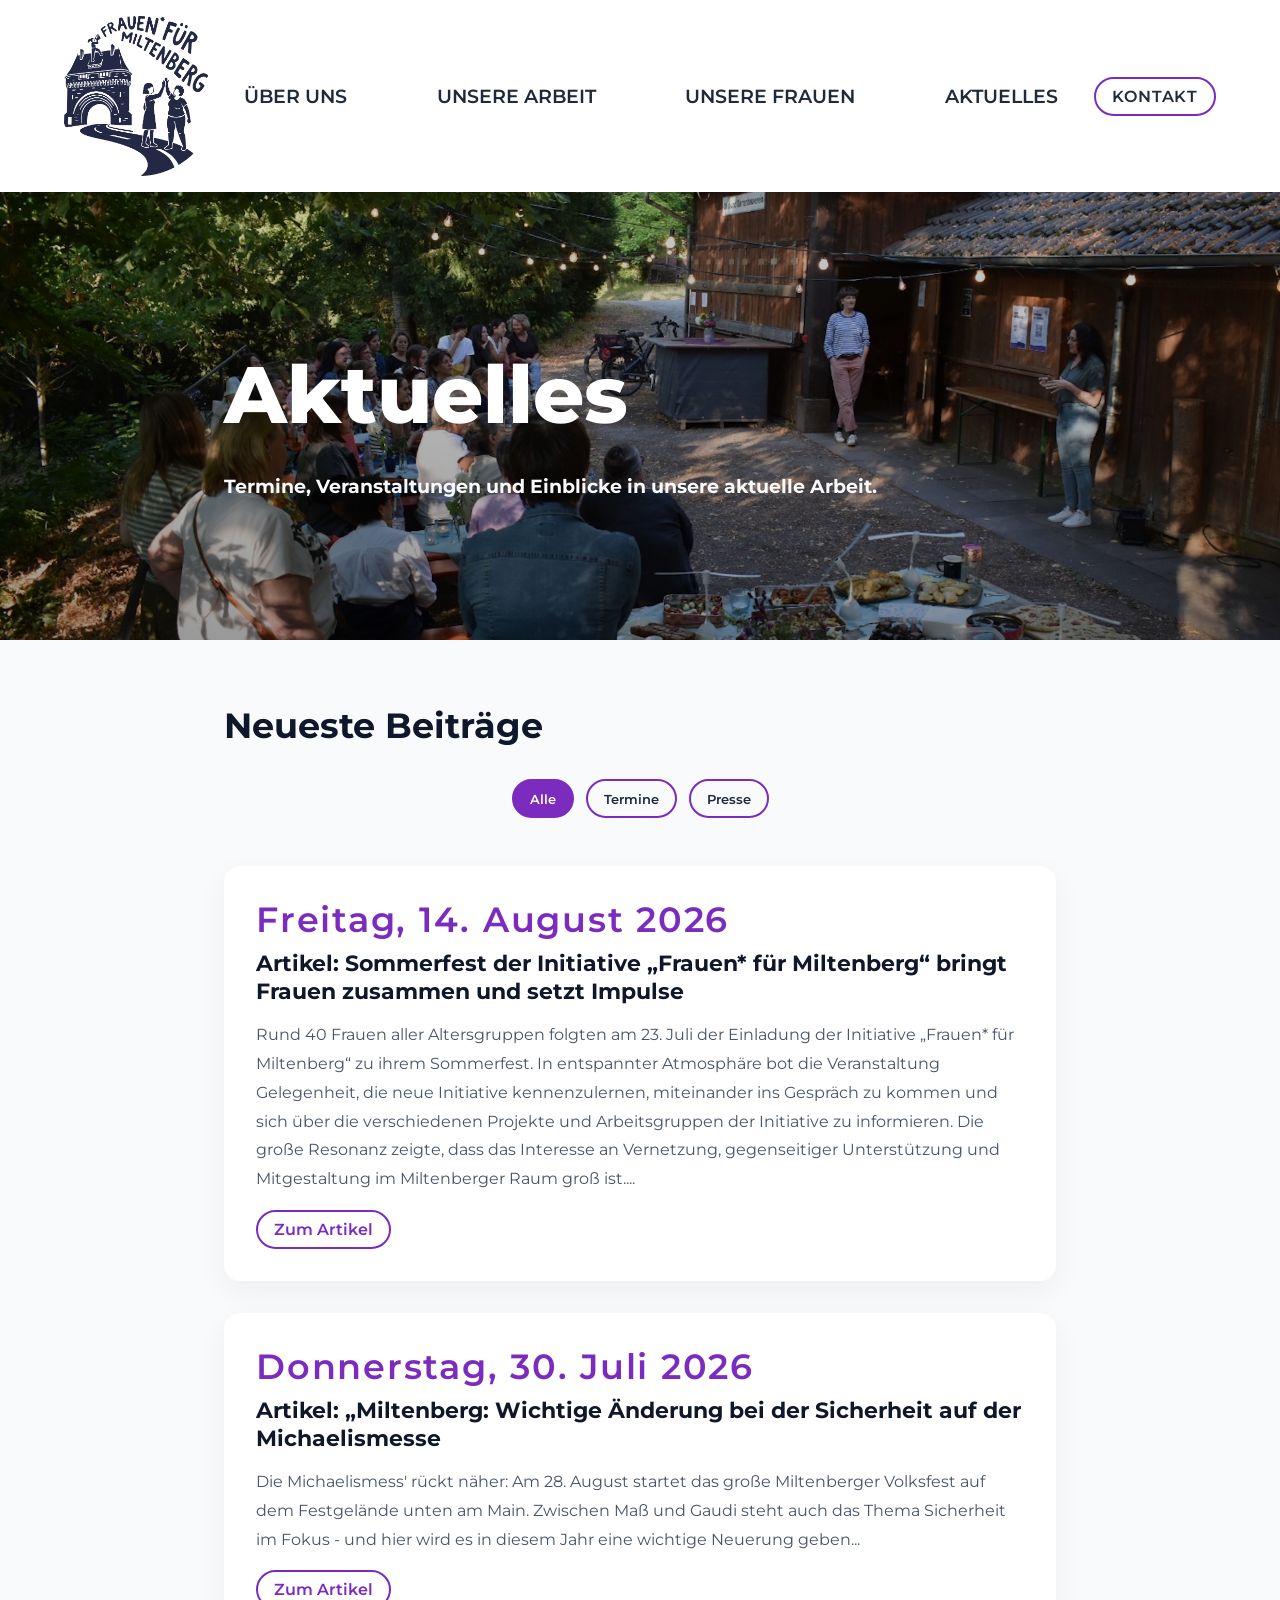
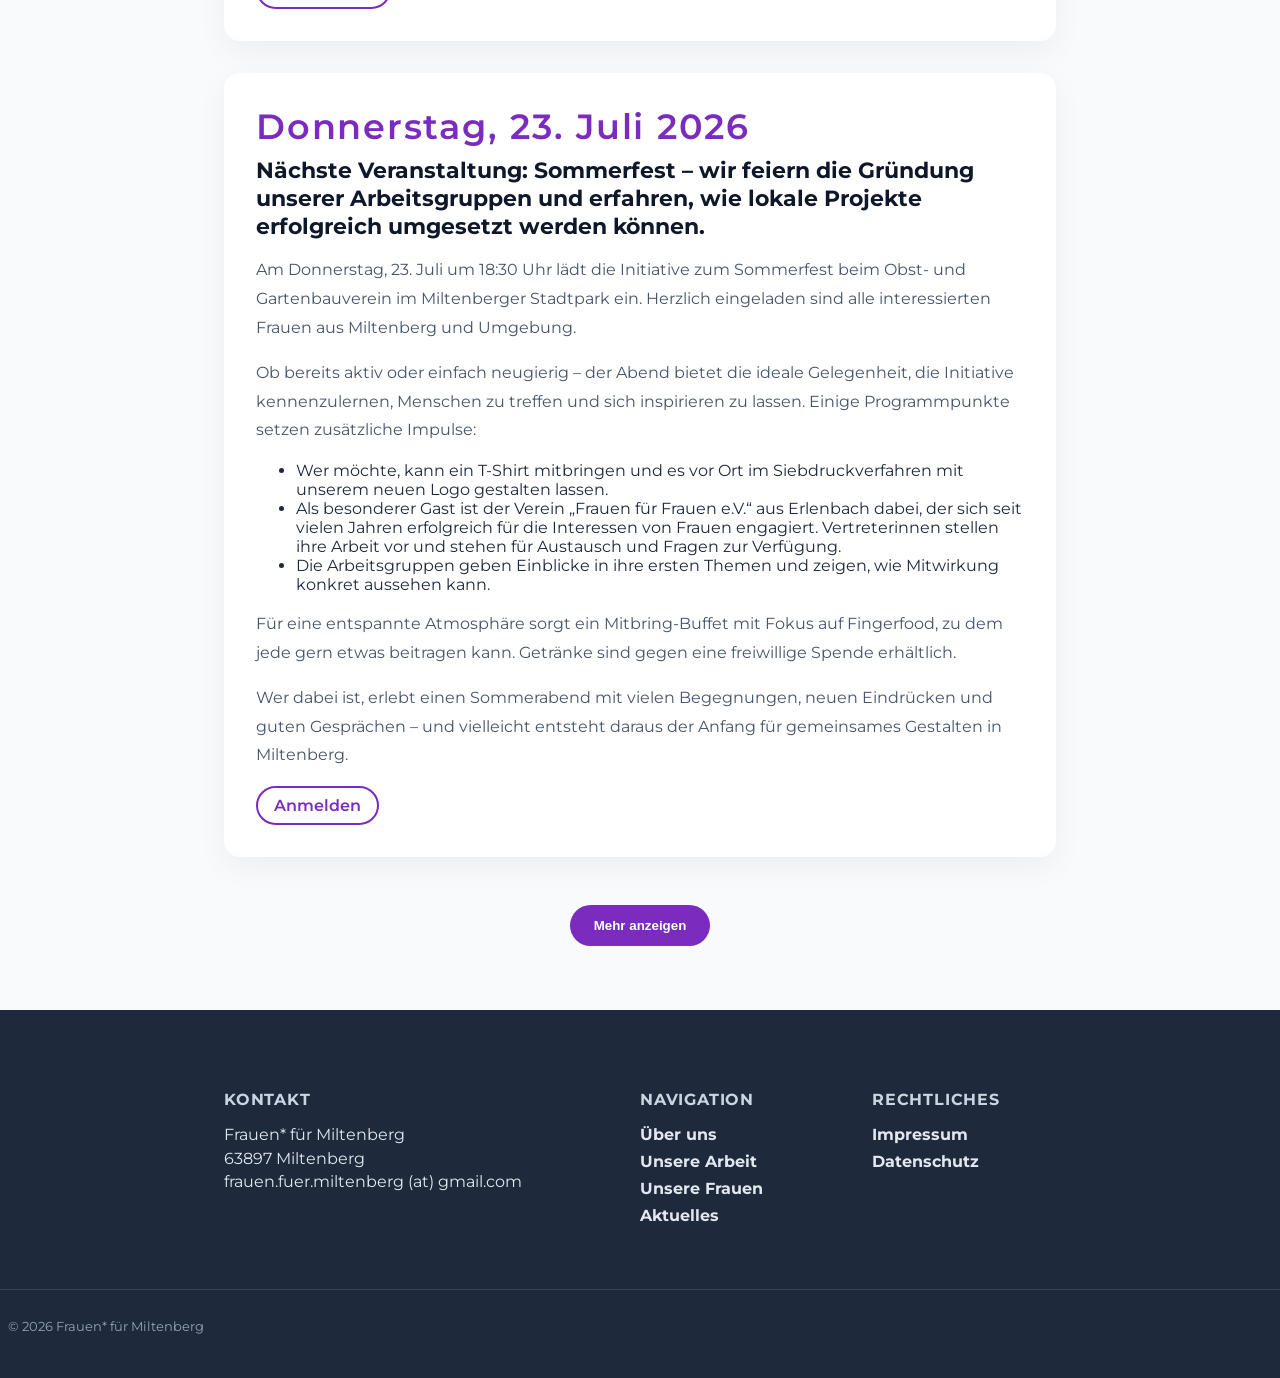
<file: aktuelles.html>
<!DOCTYPE html>
<html lang="de">
<head>
    <meta charset="UTF-8">
    <meta name="viewport" content="width=device-width, initial-scale=1.0">
    <link rel="stylesheet" href="./style.css">
    <title>Aktuelles | Frauen* für Miltenberg</title>
</head>

<body>

<!-- HEADER -->
    <header class="site-header">
        
        <!-- LOGO -->
        <a href="index.html" class="logo-link">
            <img class="logo" src="./logo.png" alt="Frauen* für Miltenberg Logo">
        </a>    
        
        <!-- NAVIGATION -->
        <nav id="mobileNav">
            <ul id="nav1">
                <li><a class="nav1" href="index.html#ueber-uns">Über uns</a></li>
                <li class="nav-dropdown"><a class="nav1" href="index.html#unsere-arbeit">Unsere Arbeit</a>
                    <ul class="submenu">
                        <li><a href="oekologie.html">AG Ökologie</a></li>
                        <li><a href="familie.html">AG Familie</a></li>
                        <li><a href="berufundbildung.html">AG Beruf &amp; Bildung</a></li>
                        <li><a href="mobilitaet.html">AG Mobilität</a></li>
                        <li><a href="stadtplanung.html">AG Stadtplanung</a></li>
                        <li><a href="soziales.html">AG Soziales</a></li>
                    </ul>
                </li>
                <li><a class="nav1" href="index.html#unsere-frauen">Unsere Frauen</a></li>
                <li><a class="nav1" href="aktuelles.html">Aktuelles</a></li>
            </ul>            
            <a id="navbutton" href="kontakt.html">Kontakt</a>
        </nav>
        
        <!-- HAMBURGER -->
        <button id="hamburger" aria-label="Menü öffnen">
            <span></span>
            <span></span>
            <span></span>
        </button>

    </header> 

<main>
        
<!-- HERO -->
<section id="hero--aktuelles">
    <div class="hero-small-content">
        <h1>Aktuelles</h1>
        <p class="hero-slogan">
            Termine, Veranstaltungen und Einblicke in unsere aktuelle Arbeit.
        </p>
    </div>
</section>

    <!-- FILTER / CATEGORIES -->
    <section id="aktuelles">
        <div class="container">
        <h2>Neueste Beiträge</h2>

        <div class="filter-controls">

    <div class="filter-top">

        <button class="filter-btn active" data-filter="all">
            Alle
        </button>

        <button class="filter-btn" data-filter="termin">
            Termine
        </button>

        <button class="filter-btn" data-filter="presse">
            Presse
        </button>

    </div>

</div>
        

    <!-- BLOG LIST -->
    <section id="posts">
    </section>
    
    <div class="load-more-container">

    <button id="loadMoreBtn">
        Mehr anzeigen
    </button>

    <button id="showLessBtn">
        Weniger anzeigen
    </button>

    </div>
            </div>
    </section>
</main>


<!-- FOOTER -->
<footer>

    <div class="footer-inner">

        <div class="footer-col">
            <h3>Kontakt</h3>
            <p>Frauen* für Miltenberg</p>
            <p>63897 Miltenberg</p>
            <p>frauen.fuer.miltenberg (at) gmail.com</p>
        </div>

        <div class="footer-col">
            <h3>Navigation</h3>
            <ul>
                <li><a href="index.html#ueber-uns">Über uns</a></li>
                <li><a href="index.html#unsere-arbeit">Unsere Arbeit</a></li>
                <li><a href="index.html#unsere-frauen">Unsere Frauen</a></li>
                <li><a href="aktuelles.html">Aktuelles</a></li>
            </ul>
        </div>

        <div class="footer-col">
            <h3>Rechtliches</h3>
            <ul>
                <li><a href="impressum.html">Impressum</a></li>
                <li><a href="datenschutz.html">Datenschutz</a></li>
            </ul>
        </div>

    </div>

    <div class="footer-bottom">
        <p>© 2026 Frauen* für Miltenberg</p>
    </div>

</footer>
    
<script>
document.addEventListener("DOMContentLoaded", () => {

    const postsContainer = document.getElementById("posts");

    if (!postsContainer) return;

    let allPosts = [];
    let visibleCount = 3;
    let activeFilter = "all";

    const loadMoreBtn = document.getElementById("loadMoreBtn");
    const showLessBtn = document.getElementById("showLessBtn");
    const filterButtons = document.querySelectorAll(".filter-btn");

    fetch("./posts.json")
        .then(response => response.json())
        .then(posts => {

            allPosts = posts.sort((a, b) =>
                new Date(b.date) - new Date(a.date)
            );

            renderPosts();
        });

    function getFilteredPosts() {
        if (activeFilter === "all") return allPosts;

        return allPosts.filter(post =>
            post.type === activeFilter
        );
    }

    function renderPosts() {

        postsContainer.innerHTML = "";

        const filtered = getFilteredPosts();

        filtered
            .slice(0, visibleCount)
            .forEach(post => {

                const article = document.createElement("article");

                article.className = "post-card";

                article.innerHTML = `
                    <div class="post-card-number">${formatDate(post.date)}</div>
                    <h3>${post.title}</h3>
                    ${renderContent(post.content)}
                    <a class="post-card-btn" href="${post.link}">
                        ${post.linkText}
                    </a>
                `;

                postsContainer.appendChild(article);
            });

        if (loadMoreBtn) {
            loadMoreBtn.style.display =
                visibleCount >= filtered.length ? "none" : "inline-block";
        }

        if (showLessBtn) {
            showLessBtn.style.display =
                visibleCount > 3 ? "inline-block" : "none";
        }
    }

    function formatDate(dateString) {
    return new Date(dateString).toLocaleDateString("de-DE", {
        weekday: "long",
        day: "numeric",
        month: "long",
        year: "numeric"
    });
}

    function renderContent(content) {
    if (!content) return "";

    return content.map(block => {

        if (block.type === "paragraph") {
            return `<p>${block.text}</p>`;
        }

        if (block.type === "list") {
            return `
                <ul>
                    ${block.items.map(item => `<li>${item}</li>`).join("")}
                </ul>
            `;
        }

        return "";

    }).join("");
}
    
    /* FILTER */
    filterButtons.forEach(button => {
        button.addEventListener("click", () => {

            filterButtons.forEach(btn => btn.classList.remove("active"));
            button.classList.add("active");

            activeFilter = button.dataset.filter;
            visibleCount = 3;

            renderPosts();
        });
    });

    /* LOAD MORE */
    loadMoreBtn?.addEventListener("click", () => {
        visibleCount += 3;
        renderPosts();
    });

    /* SHOW LESS */
    showLessBtn?.addEventListener("click", () => {
        visibleCount = 3;
        renderPosts();

        window.scrollTo({
            top: postsContainer.offsetTop - 120,
            behavior: "smooth"
        });
    });

    /* =========================
    HAMBURGER MENU
    ========================= */

    const hamburger = document.getElementById("hamburger");
    const mobileNav = document.getElementById("mobileNav");
    const navLinks = document.querySelectorAll(".nav1");

    hamburger.addEventListener("click", () => {

        hamburger.classList.toggle("active");
        mobileNav.classList.toggle("active");

    });

    /* Menü schließen bei Klick */

    navLinks.forEach(link => {

        link.addEventListener("click", () => {

            hamburger.classList.remove("active");
            mobileNav.classList.remove("active");

        });

    });

});
</script>
</body>
</html>
</file>
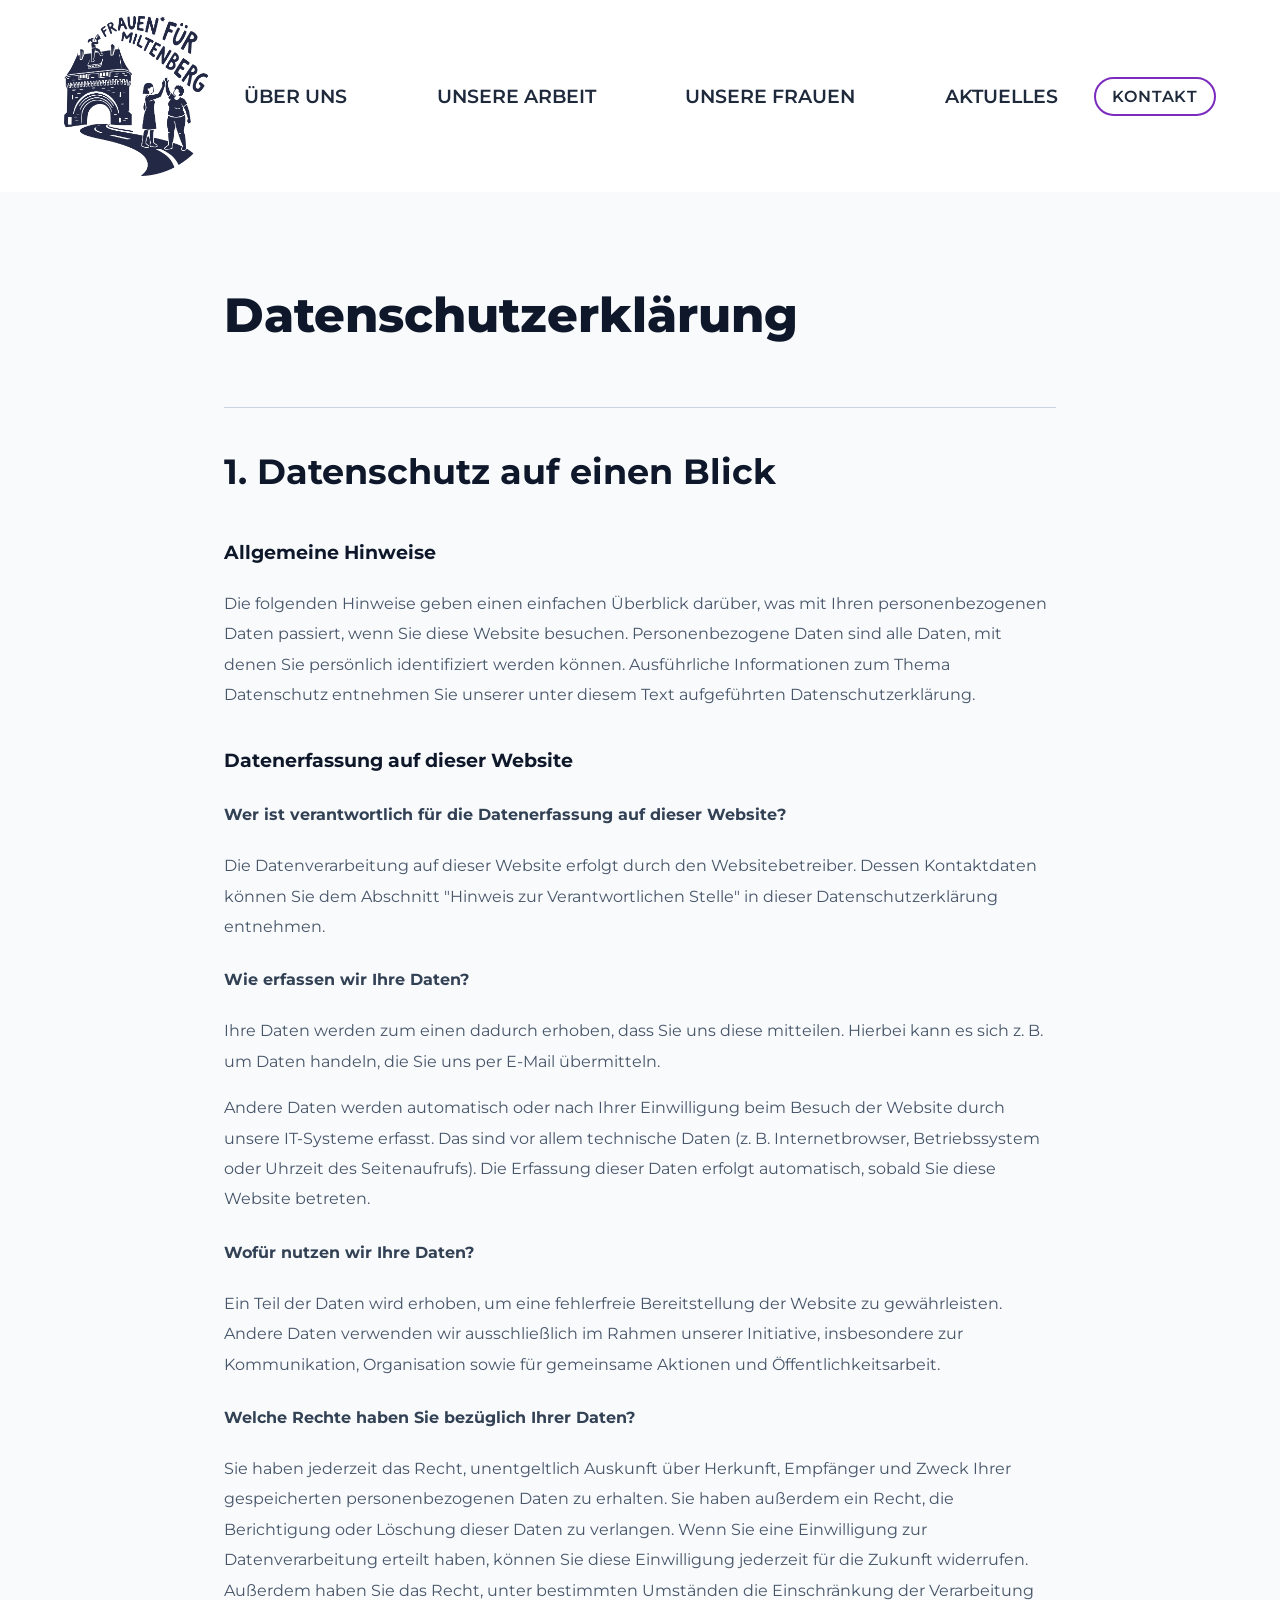
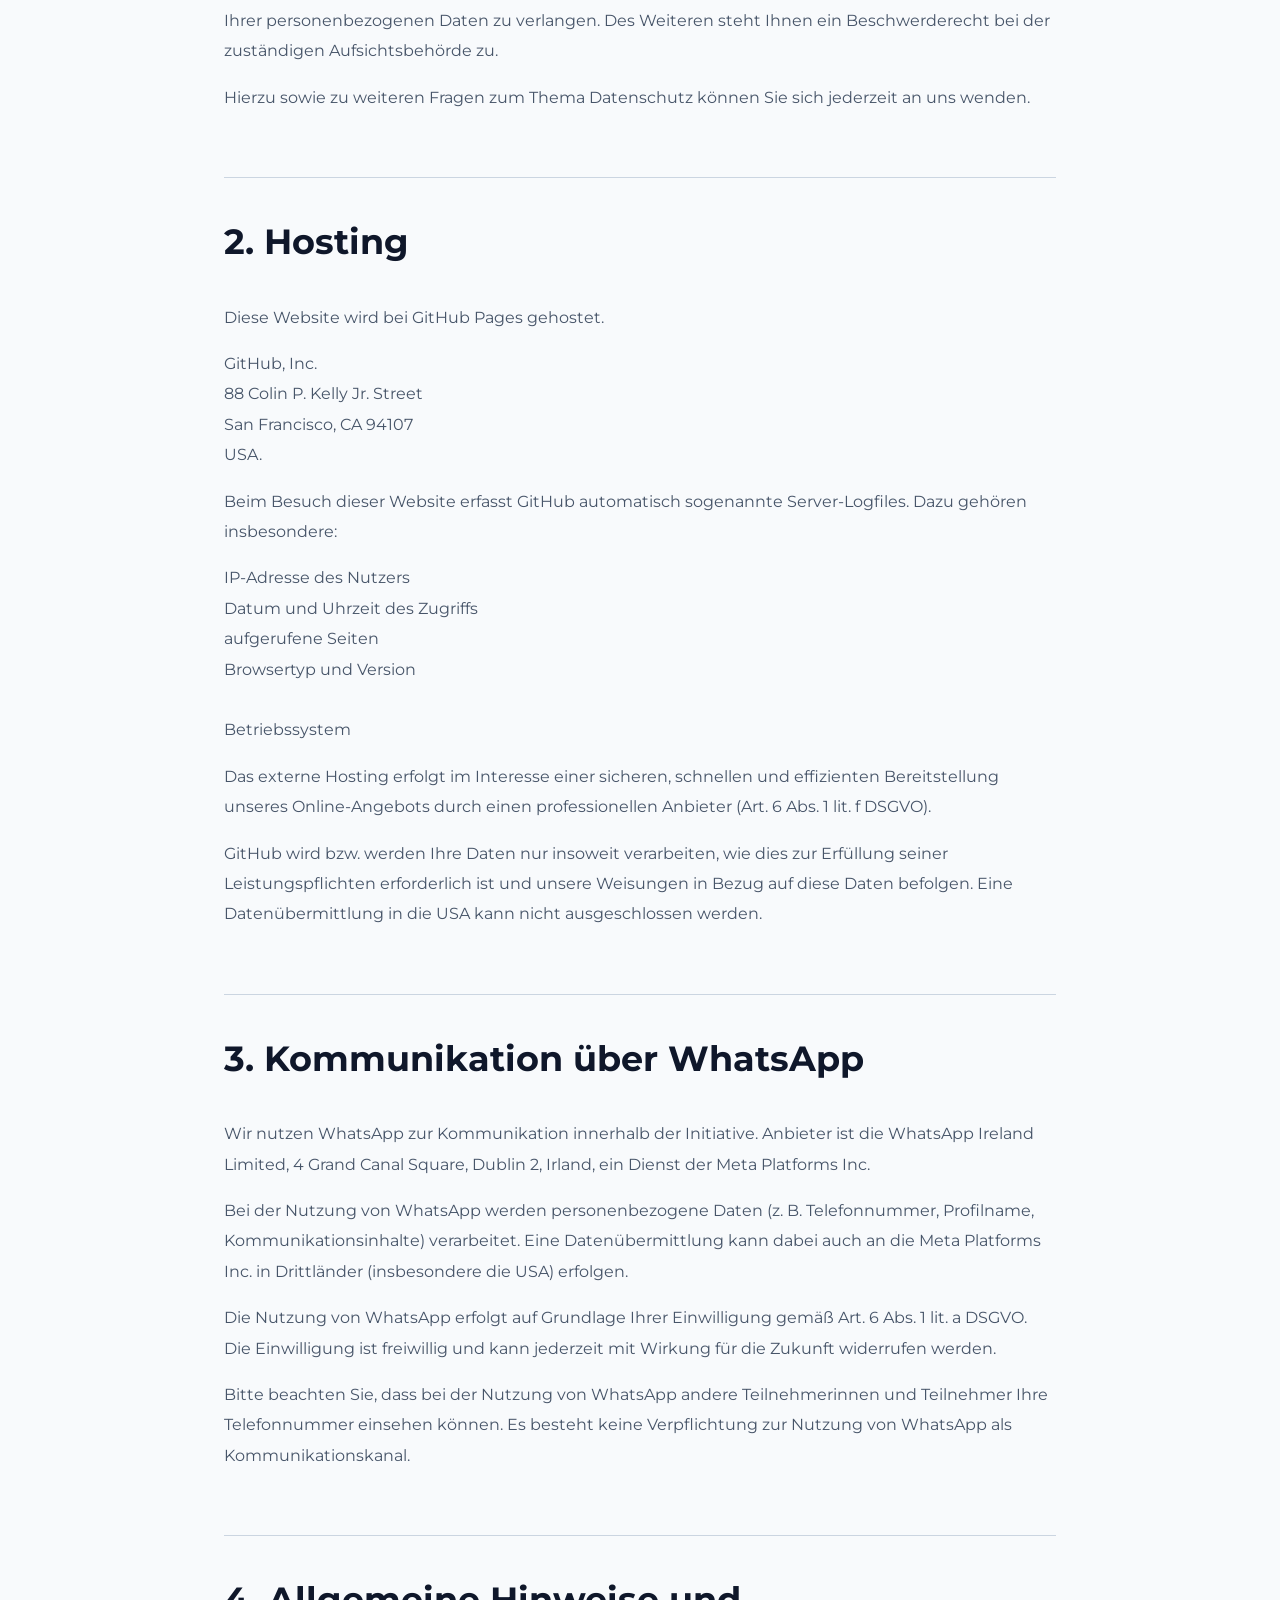
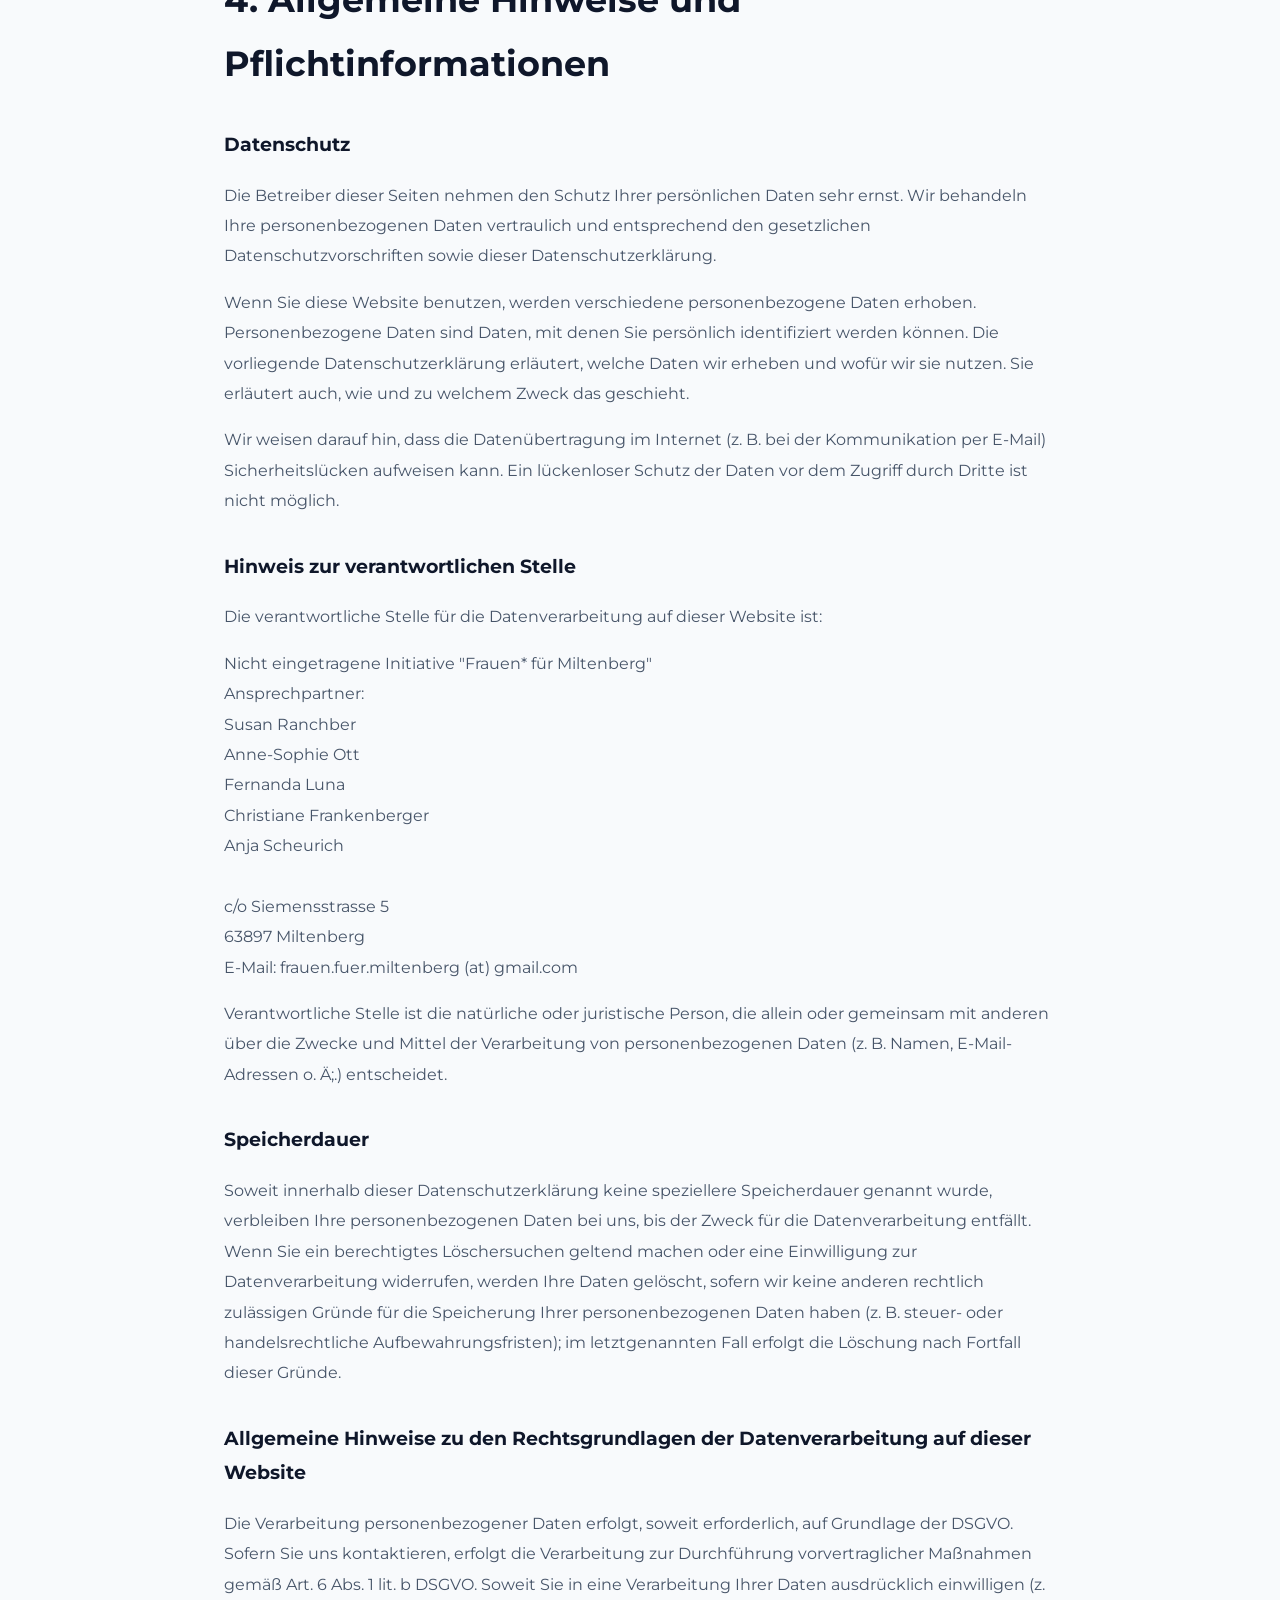
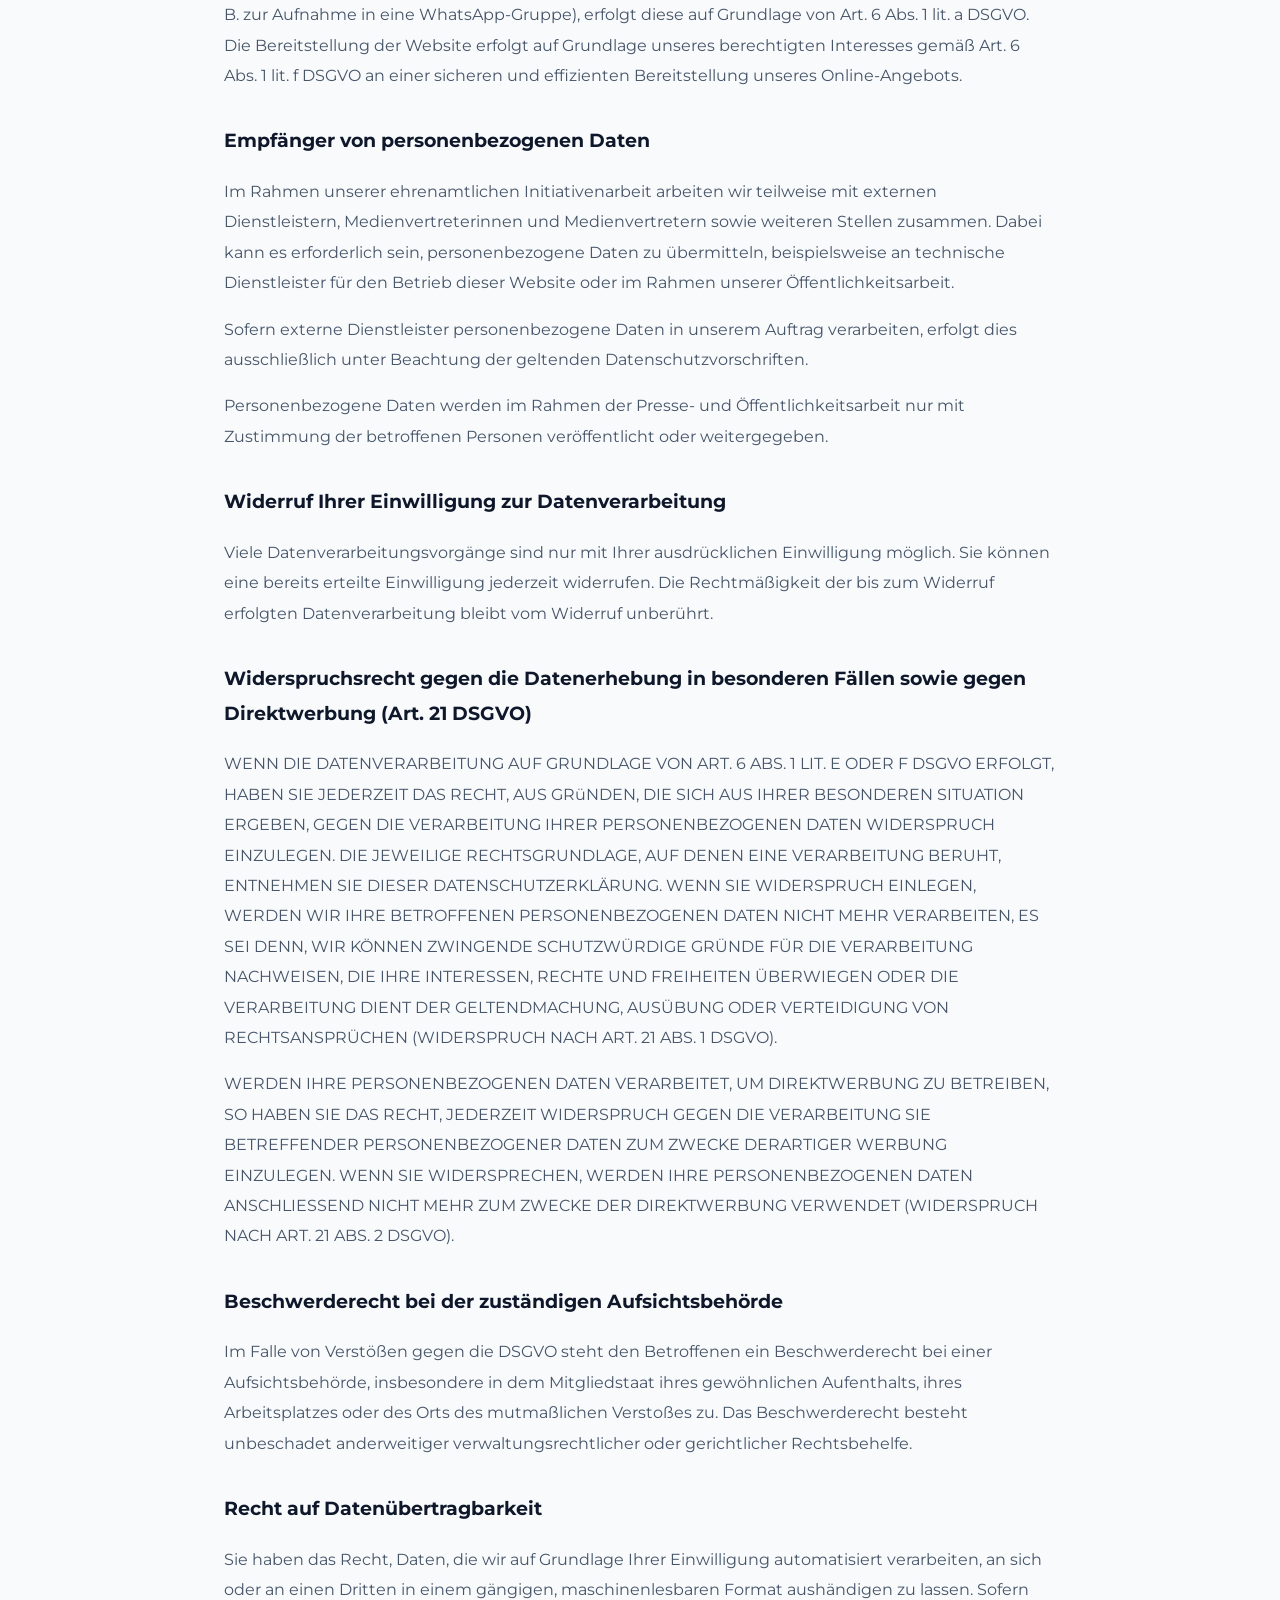
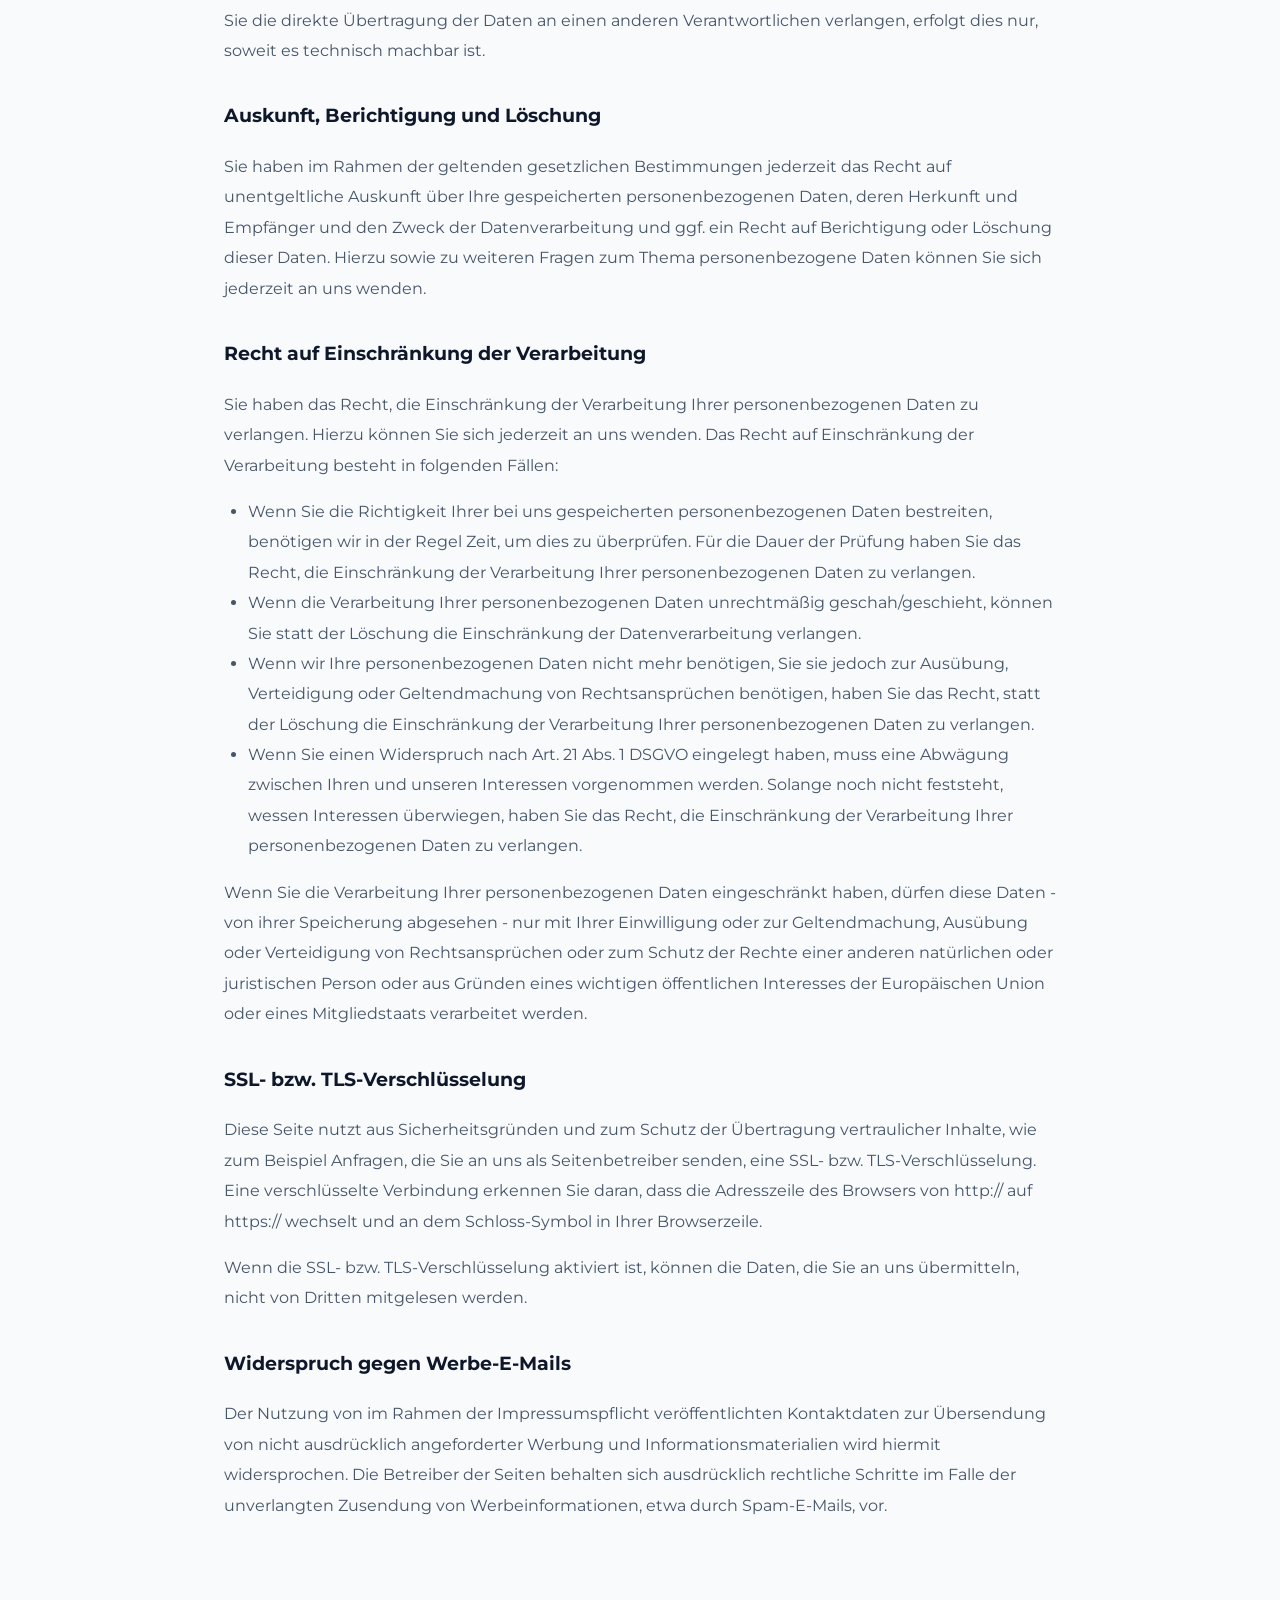
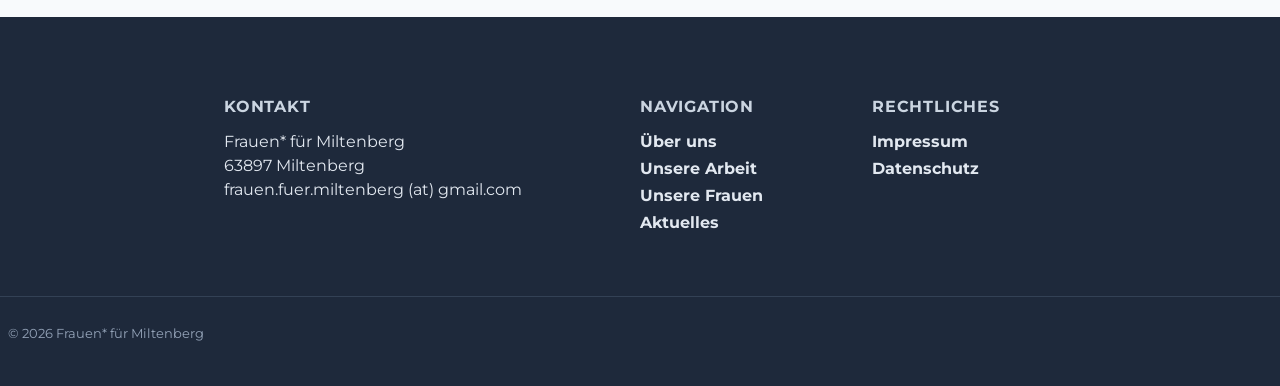
<file: datenschutz.html>
<!DOCTYPE html>
<html lang="de">
<head>
    <meta charset="UTF-8">
    <meta name="viewport" content="width=device-width, initial-scale=1.0">
    <link rel="stylesheet" href="./style.css">
    <title>Datenschutz | Frauen* für Miltenberg</title>
</head>

<body>

<!-- HEADER -->
    <header class="site-header">
        
        <!-- LOGO -->
        <a href="index.html" class="logo-link">
            <img class="logo" src="./logo.png" alt="Frauen* für Miltenberg Logo">
        </a>    
        
        <!-- NAVIGATION -->
               <nav id="mobileNav">
            <ul id="nav1">
                <li><a class="nav1" href="index.html#ueber-uns">Über uns</a></li>
                <li class="nav-dropdown"><a class="nav1" href="index.html#unsere-arbeit">Unsere Arbeit</a>
                    <ul class="submenu">
                        <li><a href="oekologie.html">AG Ökologie</a></li>
                        <li><a href="familie.html">AG Familie</a></li>
                        <li><a href="berufundbildung.html">AG Beruf &amp; Bildung</a></li>
                        <li><a href="mobilitaet.html">AG Mobilität</a></li>
                        <li><a href="stadtplanung.html">AG Stadtplanung</a></li>
                        <li><a href="soziales.html">AG Soziales</a></li>
                    </ul>
                </li>
                <li><a class="nav1" href="index.html#unsere-frauen">Unsere Frauen</a></li>
                <li><a class="nav1" href="aktuelles.html">Aktuelles</a></li>
            </ul>            
            <a id="navbutton" href="kontakt.html">Kontakt</a>
        </nav>

        <!-- HAMBURGER -->
        <button id="hamburger" aria-label="Menü öffnen">
            <span></span>
            <span></span>
            <span></span>
        </button>
    
    </header>
    
<main id="legal-page">

    <h1>Datenschutzerklärung</h1>

    <h2>1. Datenschutz auf einen Blick</h2>

    <h3>Allgemeine Hinweise</h3> 
    <p>Die folgenden Hinweise geben einen einfachen Überblick darüber,
    was mit Ihren personenbezogenen Daten passiert, wenn Sie diese Website besuchen. Personenbezogene Daten sind
    alle Daten, mit denen Sie persönlich identifiziert werden können. Ausführliche Informationen zum
    Thema Datenschutz entnehmen Sie unserer unter diesem Text aufgeführten
    Datenschutzerklärung.</p>

    <h3>Datenerfassung auf dieser Website</h3> 
    <h4>Wer ist verantwortlich für die Datenerfassung auf dieser Website?</h4> 
    <p>Die Datenverarbeitung auf dieser Website erfolgt durch den Websitebetreiber. Dessen
    Kontaktdaten können Sie dem Abschnitt "Hinweis zur Verantwortlichen Stelle" in dieser
    Datenschutzerklärung entnehmen.</p> 

    <h4>Wie erfassen wir Ihre Daten?</h4> 
    <p>Ihre Daten werden zum einen dadurch erhoben, dass Sie uns diese mitteilen. Hierbei kann es sich 
    z. B. um Daten handeln, die Sie uns per E-Mail übermitteln.</p> 
    <p>Andere Daten werden automatisch oder nach Ihrer Einwilligung beim Besuch der Website durch unsere 
    IT-Systeme erfasst. Das sind vor allem technische Daten (z. B. Internetbrowser, Betriebssystem 
    oder Uhrzeit des Seitenaufrufs). Die Erfassung dieser Daten erfolgt automatisch, sobald Sie diese
    Website betreten.</p> 
    
    <h4>Wofür nutzen wir Ihre Daten?</h4> 
    <p>Ein Teil der Daten wird erhoben, um eine fehlerfreie Bereitstellung der Website zu gewährleisten. 
    Andere Daten verwenden wir ausschließlich im Rahmen unserer Initiative, insbesondere zur Kommunikation, 
    Organisation sowie für gemeinsame Aktionen und Öffentlichkeitsarbeit.</p> 
    
    <h4>Welche Rechte haben Sie bezüglich Ihrer Daten?</h4>
    <p>Sie haben jederzeit das Recht, unentgeltlich Auskunft über Herkunft, Empfänger und Zweck Ihrer
    gespeicherten personenbezogenen Daten zu erhalten. Sie haben außerdem ein Recht, die Berichtigung oder
    Löschung dieser Daten zu verlangen. Wenn Sie eine Einwilligung zur Datenverarbeitung erteilt haben,
    können Sie diese Einwilligung jederzeit für die Zukunft widerrufen. Außerdem haben Sie das Recht,
    unter bestimmten Umständen die Einschränkung der Verarbeitung Ihrer personenbezogenen Daten zu
    verlangen. Des Weiteren steht Ihnen ein Beschwerderecht bei der zuständigen Aufsichtsbehörde
    zu.</p> 
    <p>Hierzu sowie zu weiteren Fragen zum Thema Datenschutz können Sie sich jederzeit an uns
    wenden.</p>

    <h2>2. Hosting</h2>    
    <p>Diese Website wird bei GitHub Pages gehostet. </p> 
    <p>GitHub, Inc.<br>
    88 Colin P. Kelly Jr. Street<br>
    San Francisco, CA 94107<br>
    USA.</p>

    <p>Beim Besuch dieser Website erfasst GitHub automatisch sogenannte Server-Logfiles. Dazu 
    gehören insbesondere:</p>
    <p>IP-Adresse des Nutzers<br>
    Datum und Uhrzeit des Zugriffs<br>
    aufgerufene Seiten<br>
    Browsertyp und Version<br>
    <br>Betriebssystem</p>
 
    <p>Das externe Hosting erfolgt im Interesse einer sicheren, schnellen und effizienten Bereitstellung 
    unseres Online-Angebots durch einen professionellen Anbieter (Art. 6 Abs. 1 lit. f DSGVO).</p>
    <p>GitHub wird bzw. werden Ihre Daten nur insoweit verarbeiten, wie dies zur Erfüllung seiner 
    Leistungspflichten erforderlich ist und unsere Weisungen in Bezug auf diese Daten befolgen. 
    Eine Datenübermittlung in die USA kann nicht ausgeschlossen werden.</p> 

    <h2>3. Kommunikation über WhatsApp</h2>
    <p>Wir nutzen WhatsApp zur Kommunikation innerhalb der Initiative. Anbieter ist die WhatsApp Ireland 
    Limited, 4 Grand Canal Square, Dublin 2, Irland, ein Dienst der Meta Platforms Inc.</p>
    <p>Bei der Nutzung von WhatsApp werden personenbezogene Daten (z. B. Telefonnummer, Profilname, 
    Kommunikationsinhalte) verarbeitet. Eine Datenübermittlung kann dabei auch an die Meta Platforms Inc. 
    in Drittländer (insbesondere die USA) erfolgen.</p>
    <p>Die Nutzung von WhatsApp erfolgt auf Grundlage Ihrer Einwilligung gemäß Art. 6 Abs. 1 lit. a DSGVO. 
    Die Einwilligung ist freiwillig und kann jederzeit mit Wirkung für die Zukunft widerrufen werden.</p>
    <p>Bitte beachten Sie, dass bei der Nutzung von WhatsApp andere Teilnehmerinnen und Teilnehmer Ihre 
    Telefonnummer einsehen können. Es besteht keine Verpflichtung zur Nutzung von WhatsApp als 
    Kommunikationskanal.</p>
    
    <h2>4. Allgemeine Hinweise und Pflichtinformationen</h2>
    <h3>Datenschutz</h3> 
    <p>Die Betreiber dieser Seiten nehmen den Schutz Ihrer persönlichen Daten sehr ernst. Wir behandeln 
    Ihre personenbezogenen Daten vertraulich und entsprechend den gesetzlichen Datenschutzvorschriften 
    sowie dieser Datenschutzerklärung.</p> 
    <p>Wenn Sie diese Website benutzen, werden verschiedene personenbezogene Daten erhoben. Personenbezogene 
    Daten sind Daten, mit denen Sie persönlich identifiziert werden können. Die vorliegende 
    Datenschutzerklärung erläutert, welche Daten wir erheben und wofür wir sie nutzen. Sie erläutert auch,
    wie und zu welchem Zweck das geschieht.</p> 
    <p>Wir weisen darauf hin, dass die Datenübertragung im Internet (z. B. bei der Kommunikation per E-Mail) 
    Sicherheitslücken aufweisen kann. Ein lückenloser Schutz der Daten vor dem Zugriff durch Dritte ist nicht 
    möglich.</p>
    
    <h3>Hinweis zur verantwortlichen Stelle</h3> 
    <p>Die verantwortliche Stelle für die Datenverarbeitung auf dieser Website ist:</p> 
    <p>Nicht eingetragene Initiative "Frauen* für Miltenberg"<br>
    Ansprechpartner: <br>Susan Ranchber<br>Anne-Sophie Ott<br>Fernanda Luna<br>Christiane Frankenberger<br>Anja Scheurich<br><br>
    c/o Siemensstrasse 5<br>
    63897 Miltenberg<br>
    E-Mail: frauen.fuer.miltenberg (at) gmail.com</p>
    <p>Verantwortliche Stelle ist die natürliche oder juristische Person, die allein oder gemeinsam mit anderen
    über die Zwecke und Mittel der Verarbeitung von personenbezogenen Daten (z. B. Namen, E-Mail-Adressen o. Ä;.) 
    entscheidet.</p>

    <h3>Speicherdauer</h3> 
    <p>Soweit innerhalb dieser Datenschutzerklärung keine speziellere Speicherdauer genannt wurde, verbleiben Ihre 
    personenbezogenen Daten bei uns, bis der Zweck für die Datenverarbeitung entfällt. Wenn Sie ein berechtigtes 
    Löschersuchen geltend machen oder eine Einwilligung zur Datenverarbeitung widerrufen, werden Ihre Daten 
    gelöscht, sofern wir keine anderen rechtlich zulässigen Gründe für die Speicherung Ihrer personenbezogenen Daten 
    haben (z. B. steuer- oder handelsrechtliche Aufbewahrungsfristen); im letztgenannten Fall erfolgt die Löschung nach 
    Fortfall dieser Gründe.</p>

    <h3>Allgemeine Hinweise zu den Rechtsgrundlagen der Datenverarbeitung auf dieser Website</h3> 
    <p>Die Verarbeitung personenbezogener Daten erfolgt, soweit erforderlich, auf Grundlage der DSGVO. Sofern Sie uns 
    kontaktieren, erfolgt die Verarbeitung zur Durchführung vorvertraglicher Maßnahmen gemäß Art. 6 Abs. 1 lit. b DSGVO.
    Soweit Sie in eine Verarbeitung Ihrer Daten ausdrücklich einwilligen (z. B. zur Aufnahme in eine WhatsApp-Gruppe), 
    erfolgt diese auf Grundlage von Art. 6 Abs. 1 lit. a DSGVO. Die Bereitstellung der Website erfolgt auf Grundlage 
    unseres berechtigten Interesses gemäß Art. 6 Abs. 1 lit. f DSGVO an einer sicheren und effizienten Bereitstellung 
    unseres Online-Angebots.</p>

    <h3>Empfänger von personenbezogenen Daten</h3> 
    <p>Im Rahmen unserer ehrenamtlichen Initiativenarbeit arbeiten wir teilweise mit externen Dienstleistern, 
    Medienvertreterinnen und Medienvertretern sowie weiteren Stellen zusammen. Dabei kann es erforderlich sein, 
    personenbezogene Daten zu übermitteln, beispielsweise an technische Dienstleister für den Betrieb dieser 
    Website oder im Rahmen unserer Öffentlichkeitsarbeit.</p>  
    <p>Sofern externe Dienstleister personenbezogene Daten in unserem Auftrag verarbeiten, erfolgt dies 
    ausschließlich unter Beachtung der geltenden Datenschutzvorschriften.</p>
    <p>Personenbezogene Daten werden im Rahmen der Presse- und Öffentlichkeitsarbeit nur mit Zustimmung der 
    betroffenen Personen veröffentlicht oder weitergegeben.</p>  
    
    <h3>Widerruf Ihrer Einwilligung zur Datenverarbeitung</h3> 
    <p>Viele Datenverarbeitungsvorgänge sind nur mit Ihrer ausdrücklichen Einwilligung möglich. Sie können eine bereits 
    erteilte Einwilligung jederzeit widerrufen. Die Rechtmäßigkeit der bis zum Widerruf erfolgten Datenverarbeitung 
    bleibt vom Widerruf unberührt.</p>

    <h3>Widerspruchsrecht gegen die Datenerhebung in besonderen Fällen sowie gegen Direktwerbung (Art. 21 DSGVO)</h3> 
    <p>WENN DIE DATENVERARBEITUNG AUF GRUNDLAGE VON ART. 6 ABS. 1 LIT. E ODER F DSGVO ERFOLGT, HABEN SIE JEDERZEIT DAS 
    RECHT, AUS GRüNDEN, DIE SICH AUS IHRER BESONDEREN SITUATION ERGEBEN, GEGEN DIE VERARBEITUNG IHRER PERSONENBEZOGENEN 
    DATEN WIDERSPRUCH EINZULEGEN. DIE JEWEILIGE RECHTSGRUNDLAGE, AUF DENEN EINE VERARBEITUNG BERUHT, ENTNEHMEN SIE 
    DIESER DATENSCHUTZERKLÄRUNG. WENN SIE WIDERSPRUCH EINLEGEN, WERDEN WIR IHRE BETROFFENEN PERSONENBEZOGENEN DATEN 
    NICHT MEHR VERARBEITEN, ES SEI DENN, WIR KÖNNEN ZWINGENDE SCHUTZWÜRDIGE GRÜNDE FÜR DIE VERARBEITUNG NACHWEISEN, 
    DIE IHRE INTERESSEN, RECHTE UND FREIHEITEN ÜBERWIEGEN ODER DIE VERARBEITUNG DIENT DER GELTENDMACHUNG, AUSÜBUNG 
    ODER VERTEIDIGUNG VON RECHTSANSPRÜCHEN (WIDERSPRUCH NACH ART. 21 ABS. 1 DSGVO).</p> 
    <p>WERDEN IHRE PERSONENBEZOGENEN DATEN VERARBEITET, UM DIREKTWERBUNG ZU BETREIBEN, SO HABEN SIE DAS RECHT, JEDERZEIT 
    WIDERSPRUCH GEGEN DIE VERARBEITUNG SIE BETREFFENDER PERSONENBEZOGENER DATEN ZUM ZWECKE DERARTIGER WERBUNG EINZULEGEN. 
    WENN SIE WIDERSPRECHEN, WERDEN IHRE PERSONENBEZOGENEN DATEN ANSCHLIESSEND NICHT MEHR ZUM ZWECKE DER DIREKTWERBUNG 
    VERWENDET (WIDERSPRUCH NACH ART. 21 ABS. 2 DSGVO).</p>

    <h3>Beschwerderecht bei der zuständigen Aufsichtsbehörde</h3> 
    <p>Im Falle von Verstößen gegen die DSGVO steht den Betroffenen ein Beschwerderecht bei einer Aufsichtsbehörde, 
    insbesondere in dem Mitgliedstaat ihres gewöhnlichen Aufenthalts, ihres Arbeitsplatzes oder des Orts des mutmaßlichen 
    Verstoßes zu. Das Beschwerderecht besteht unbeschadet anderweitiger verwaltungsrechtlicher oder gerichtlicher 
    Rechtsbehelfe.</p>

    <h3>Recht auf Datenübertragbarkeit</h3> 
    <p>Sie haben das Recht, Daten, die wir auf Grundlage Ihrer Einwilligung automatisiert verarbeiten, an sich oder an 
    einen Dritten in einem gängigen, maschinenlesbaren Format aushändigen zu lassen. Sofern Sie die direkte Übertragung 
    der Daten an einen anderen Verantwortlichen verlangen, erfolgt dies nur, soweit es technisch machbar ist.</p>

    <h3>Auskunft, Berichtigung und Löschung</h3> 
    <p>Sie haben im Rahmen der geltenden gesetzlichen Bestimmungen jederzeit das Recht auf unentgeltliche Auskunft über 
    Ihre gespeicherten personenbezogenen Daten, deren Herkunft und Empfänger und den Zweck der Datenverarbeitung und ggf.
    ein Recht auf Berichtigung oder Löschung dieser Daten. Hierzu sowie zu weiteren Fragen zum Thema personenbezogene
    Daten können Sie sich jederzeit an uns wenden.</p>

    <h3>Recht auf Einschränkung der Verarbeitung</h3> 
    <p>Sie haben das Recht, die Einschränkung der Verarbeitung Ihrer personenbezogenen Daten zu verlangen. Hierzu können 
    Sie sich jederzeit an uns wenden. Das Recht auf Einschränkung der Verarbeitung besteht in folgenden Fällen:</p> 

    <ul> 
        <li>Wenn Sie die Richtigkeit Ihrer bei uns gespeicherten personenbezogenen Daten bestreiten, benötigen wir in der 
        Regel Zeit, um dies zu überprüfen. Für die Dauer der Prüfung haben Sie das Recht, die Einschränkung der Verarbeitung 
        Ihrer personenbezogenen Daten zu verlangen.</li> 
        <li>Wenn die Verarbeitung Ihrer personenbezogenen Daten unrechtmäßig geschah/geschieht, können Sie statt der Löschung 
        die Einschränkung der Datenverarbeitung verlangen.</li> 
        <li>Wenn wir Ihre personenbezogenen Daten nicht mehr benötigen, Sie sie jedoch zur Ausübung, Verteidigung oder
        Geltendmachung von Rechtsansprüchen benötigen, haben Sie das Recht, statt der Löschung die Einschränkung der Verarbeitung 
        Ihrer personenbezogenen Daten zu verlangen.</li> 
        <li>Wenn Sie einen Widerspruch nach Art. 21 Abs. 1 DSGVO eingelegt haben, muss eine Abwägung zwischen Ihren und unseren 
        Interessen vorgenommen werden. Solange noch nicht feststeht, wessen Interessen überwiegen, haben Sie das Recht, die 
        Einschränkung der Verarbeitung Ihrer personenbezogenen Daten zu verlangen.</li> 
    </ul>

    <p>Wenn Sie die Verarbeitung Ihrer personenbezogenen Daten eingeschränkt haben, dürfen diese Daten - von ihrer Speicherung 
    abgesehen - nur mit Ihrer Einwilligung oder zur Geltendmachung, Ausübung oder Verteidigung von Rechtsansprüchen oder zum 
    Schutz der Rechte einer anderen natürlichen oder juristischen Person oder aus Gründen eines wichtigen öffentlichen Interesses 
    der Europäischen Union oder eines Mitgliedstaats verarbeitet werden.</p>

    <h3>SSL- bzw. TLS-Verschlüsselung</h3> 
    <p>Diese Seite nutzt aus Sicherheitsgründen und zum Schutz der Übertragung vertraulicher Inhalte, wie zum Beispiel Anfragen, 
    die Sie an uns als Seitenbetreiber senden, eine SSL- bzw. TLS-Verschlüsselung. Eine verschlüsselte Verbindung erkennen Sie daran, 
    dass die Adresszeile des Browsers von http:// auf https:// wechselt und an dem Schloss-Symbol in Ihrer Browserzeile.</p> 

    <p>Wenn die SSL- bzw. TLS-Verschlüsselung aktiviert ist, können die Daten, die Sie an uns übermitteln, nicht von Dritten mitgelesen 
    werden.</p>

    <h3>Widerspruch gegen Werbe-E-Mails</h3> 
    <p>Der Nutzung von im Rahmen der Impressumspflicht veröffentlichten Kontaktdaten zur Übersendung von nicht ausdrücklich 
    angeforderter Werbung und Informationsmaterialien wird hiermit widersprochen. Die Betreiber der Seiten behalten sich ausdrücklich 
    rechtliche Schritte im Falle der unverlangten Zusendung von Werbeinformationen, etwa durch Spam-E-Mails, vor.</p>
</main>
    
<!--FOOTER-->

    <footer>

    <div class="footer-inner">

        <div class="footer-col">
            <h3>Kontakt</h3>
            <p>Frauen* für Miltenberg</p>
            <p>63897 Miltenberg</p>
            <p>frauen.fuer.miltenberg (at) gmail.com</p>
        </div>

        <div class="footer-col">
            <h3>Navigation</h3>
            <ul>
                <li><a href="index.html#ueber-uns">Über uns</a></li>
                <li><a href="index.html#unsere-arbeit">Unsere Arbeit</a></li>
                <li><a href="index.html#unsere-frauen">Unsere Frauen</a></li>
                <li><a href="aktuelles.html">Aktuelles</a></li>
            </ul>
        </div>

        <div class="footer-col">
            <h3>Rechtliches</h3>
            <ul>
                <li><a href="impressum.html">Impressum</a></li>
                <li><a href="datenschutz.html">Datenschutz</a></li>
            </ul>
        </div>

    </div>

    <div class="footer-bottom">
        <p>© 2026 Frauen* für Miltenberg</p>
    </div>

</footer>
    
<script src="script.js" defer></script>

</body>
</html>
</file>
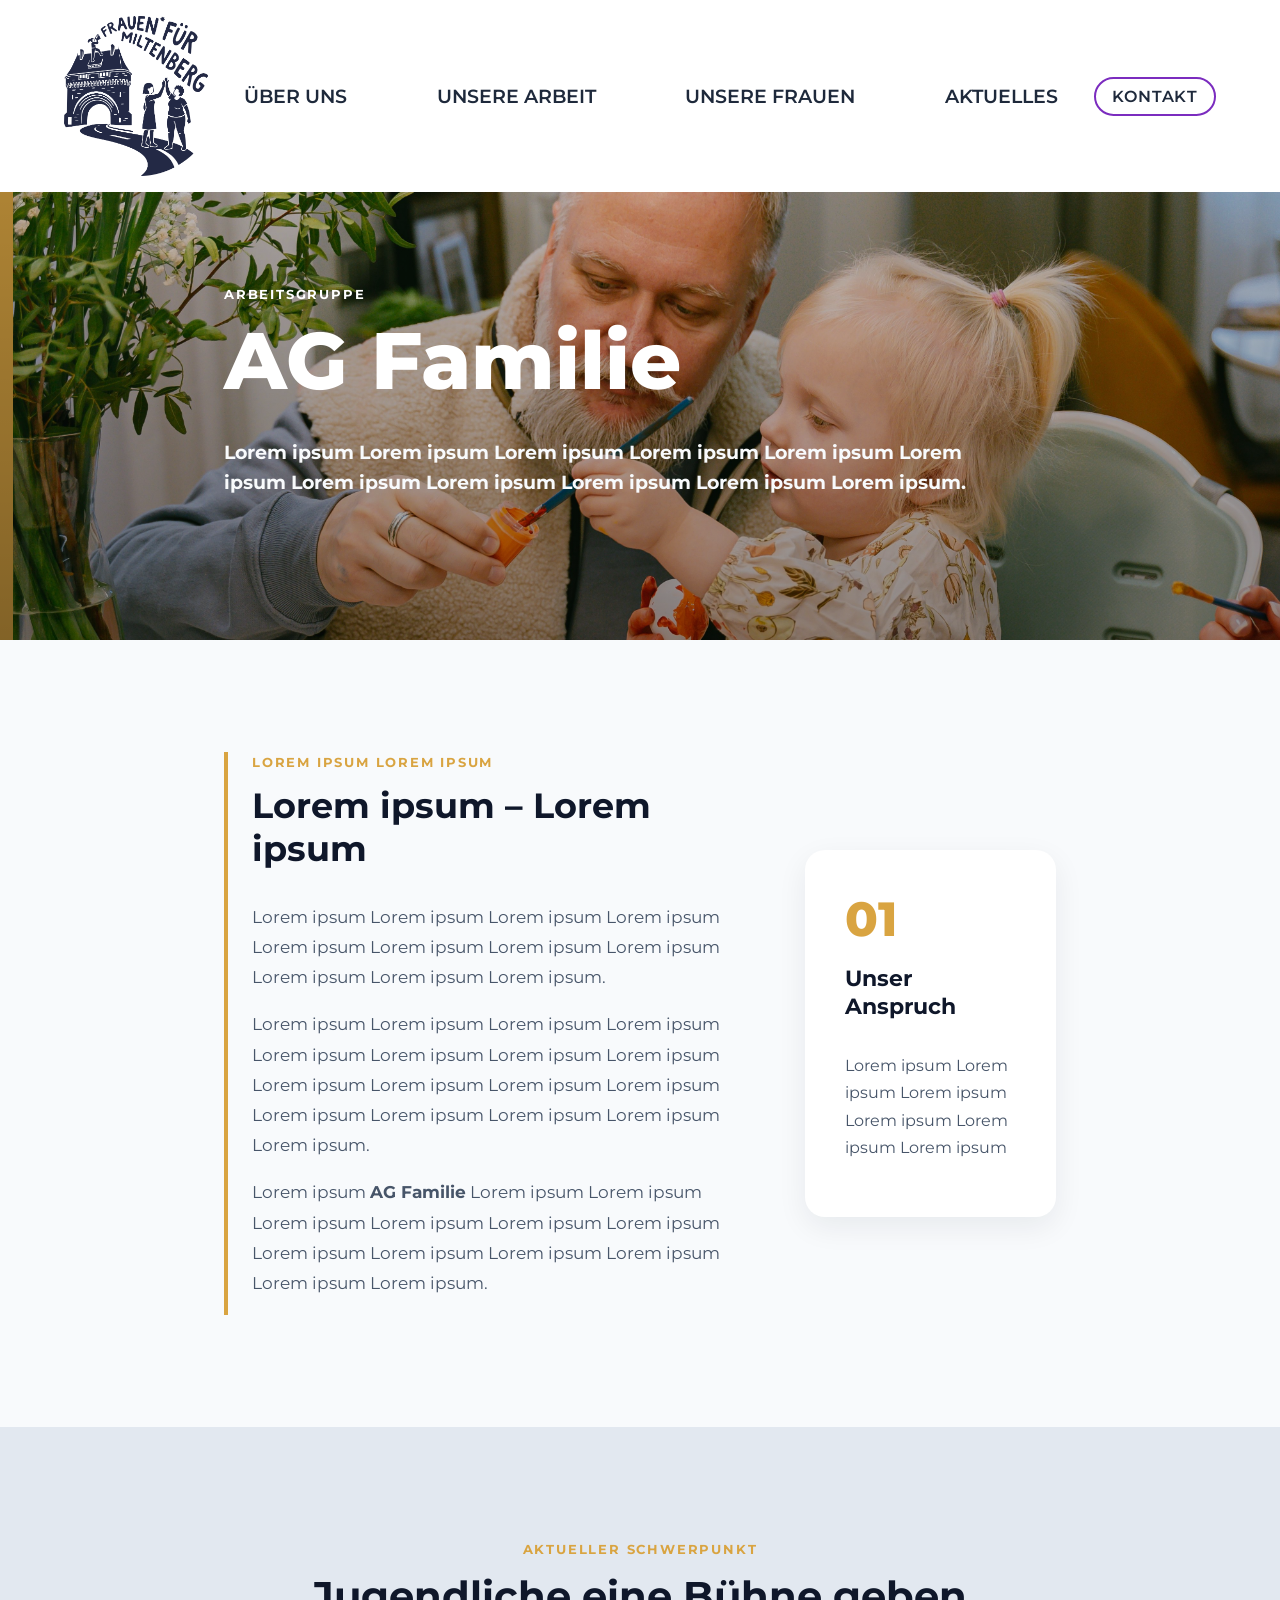
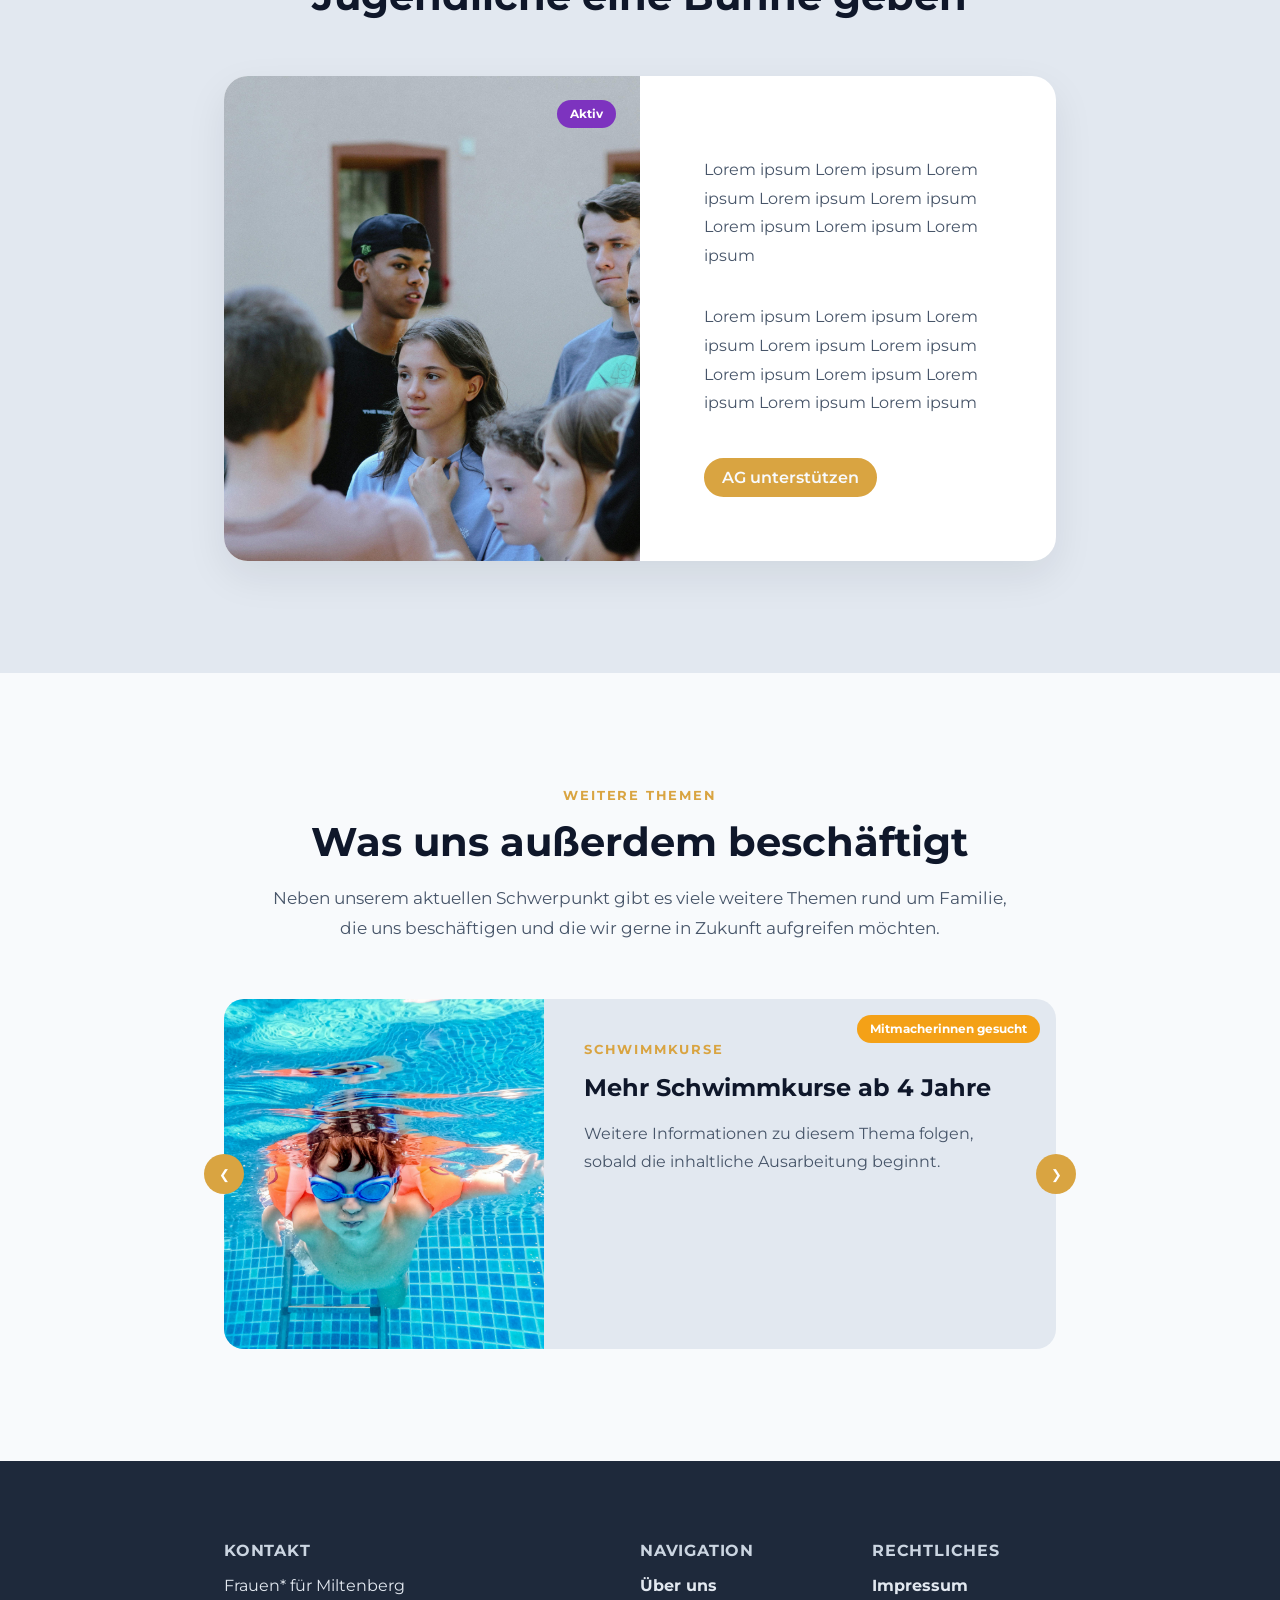
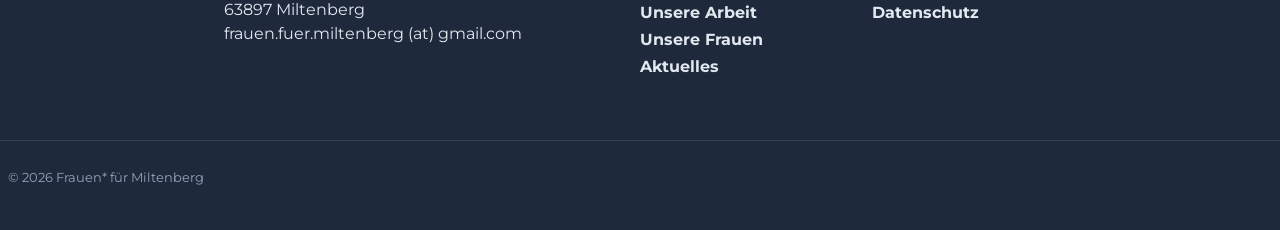
<file: familie.html>
<!DOCTYPE html>
<html lang="de">
<head>
    <meta charset="UTF-8">
    <meta name="viewport" content="width=device-width, initial-scale=1.0">
    <link rel="stylesheet" href="./style.css">
    <title>Frauen* für Miltenberg</title>
</head>

<body>

    <!-- HEADER -->
    <header class="site-header">
        
        <!-- LOGO -->
        <a href="index.html" class="logo-link">
            <img class="logo" src="./logo.png" alt="Frauen* für Miltenberg Logo">
        </a>    
        
        <!-- NAVIGATION -->
                <nav id="mobileNav">
            <ul id="nav1">
                <li><a class="nav1" href="index.html#ueber-uns">Über uns</a></li>
                <li class="nav-dropdown"><a class="nav1" href="index.html#unsere-arbeit">Unsere Arbeit</a>
                    <ul class="submenu">
                        <li><a href="oekologie.html">AG Ökologie</a></li>
                        <li><a href="familie.html">AG Familie</a></li>
                        <li><a href="berufundbildung.html">AG Beruf &amp; Bildung</a></li>
                        <li><a href="mobilitaet.html">AG Mobilität</a></li>
                        <li><a href="stadtplanung.html">AG Stadtplanung</a></li>
                        <li><a href="soziales.html">AG Soziales</a></li>
                    </ul>
                </li>
                <li><a class="nav1" href="index.html#unsere-frauen">Unsere Frauen</a></li>
                <li><a class="nav1" href="aktuelles.html">Aktuelles</a></li>
            </ul>            
            <a id="navbutton" href="kontakt.html">Kontakt</a>
        </nav>
        
        <!-- HAMBURGER -->
        <button id="hamburger" aria-label="Menü öffnen">
            <span></span>
            <span></span>
            <span></span>
        </button>

    </header> 

    <main>

    <!-- HERO -->
    <section id="hero--familie" class="ag-hero">
        <div class="hero-small-content">
            <span class="eyebrow ag-eyebrow">Arbeitsgruppe</span>

            <h1>AG Familie</h1>

            <p class="hero-slogan">
                Lorem ipsum Lorem ipsum Lorem ipsum Lorem ipsum Lorem ipsum Lorem ipsum 
                Lorem ipsum Lorem ipsum Lorem ipsum Lorem ipsum Lorem ipsum.
            </p>
        </div>
    </section>


    <!-- ÜBER DIE AG -->
    <section id="ag-ueber-uns" class="ag-intro-section">

        <div class="container">

            <div class="ag-intro-grid">

                <div class="ag-intro-text-familie">

                    <span class="eyebrow-familie">Lorem ipsum Lorem ipsum </span>

                    <h2>Lorem ipsum  – Lorem ipsum </h2>

                    <p>
                        Lorem ipsum Lorem ipsum Lorem ipsum Lorem ipsum Lorem ipsum 
                        Lorem ipsum Lorem ipsum Lorem ipsum Lorem ipsum Lorem ipsum
                        Lorem ipsum.
                    </p>

                    <p>
                        Lorem ipsum Lorem ipsum Lorem ipsum Lorem ipsum Lorem ipsum 
                        Lorem ipsum Lorem ipsum Lorem ipsum Lorem ipsum Lorem ipsum 
                        Lorem ipsum Lorem ipsum Lorem ipsum Lorem ipsum Lorem ipsum 
                        Lorem ipsum Lorem ipsum.
                    </p>

                    <p>
                        Lorem ipsum <strong>AG Familie</strong> Lorem ipsum Lorem ipsum 
                        Lorem ipsum Lorem ipsum Lorem ipsum Lorem ipsum Lorem ipsum 
                        Lorem ipsum Lorem ipsum Lorem ipsum Lorem ipsum Lorem ipsum.
                    </p>

                </div>

                <div class="ag-fact-card">

                    <span class="ag-fact-number-familie">01</span>

                    <h3>Unser Anspruch</h3>

                    <p>
                        Lorem ipsum Lorem ipsum Lorem ipsum Lorem ipsum 
                        Lorem ipsum Lorem ipsum 
                    </p>

                </div>

            </div>

        </div>

    </section>


    <!-- AKTUELLER SCHWERPUNKT -->
    <section id="aktueller-schwerpunkt-familie" class="ag-focus-section">

        <div class="container">

            <div class="section-heading">

                <span class="eyebrow-familie">Aktueller Schwerpunkt</span>

                <h2>Jugendliche eine Bühne geben</h2>
               
            </div>


            <article class="ag-focus-card">

                <div class="ag-focus-image">

                    <img
                        src="jugendbuehne.jpg"
                        alt="Jugendliche im Austausch"
                        loading="lazy"
                    >

                    <span class="status-badge aktiv">
                        Aktiv
                    </span>

                </div>


                <div class="ag-focus-content">

                    <p>
                        Lorem ipsum Lorem ipsum Lorem ipsum Lorem ipsum 
                        Lorem ipsum Lorem ipsum Lorem ipsum Lorem ipsum 
                    </p>

                    <p>
                        Lorem ipsum Lorem ipsum Lorem ipsum Lorem ipsum 
                        Lorem ipsum Lorem ipsum Lorem ipsum Lorem ipsum 
                        Lorem ipsum Lorem ipsum 
                    </p>

                    <div class="ag-focus-actions">

                        <a href="kontakt.html" class="card-btn">
                            AG unterstützen
                        </a>

                    </div>

                </div>

            </article>

        </div>

    </section>


    <!-- WEITERE THEMEN -->
    <section id="weitere-themen" class="ag-themen-section">

        <div class="container">

            <div class="section-heading">

                <span class="eyebrow-familie">Weitere Themen</span>

                <h2>Was uns außerdem beschäftigt</h2>

                <p>
                    Neben unserem aktuellen Schwerpunkt gibt es viele weitere
                    Themen rund um Familie, die uns beschäftigen und die wir
                    gerne in Zukunft aufgreifen möchten.
                </p>

            </div>


            <div class="themen-wrapper">

                <button
                    class="themen-slider-btn-familie left"
                    id="themenPrev"
                    aria-label="Vorheriges Thema">
                    &#10094;
                </button>


                <div class="slider-viewport">

                    <div class="themen-slider">


                        <!-- THEMA 1 -->
                        <article class="thema">

                            <div class="status-badge gesucht">
                                Mitmacherinnen gesucht
                            </div>
                            
                            <div class="thema-image">
                                <img src="schwimmkurs2.jpg" 
                                alt="Schwimmkurs"
                                loading="lazy">
                            </div>

                            <div class="thema-content">

                                <span class="eyebrow-familie">
                                    Schwimmkurse
                                </span>

                                <h3>
                                    Mehr Schwimmkurse ab 4 Jahre
                                </h3>

                                <p>
                                    Weitere Informationen zu diesem Thema folgen, sobald die inhaltliche Ausarbeitung beginnt.
                                </p>
                              
                            </div>

                        </article>


                        <!-- THEMA 2 -->
                        <article class="thema">

                            <div class="status-badge gesucht">
                                Mitmacherinnen gesucht
                            </div>

                            <div class="thema-image">
                                <img src="kreativeworkshop.jpg"
                                alt="Kreative Workshop"
                                loading="lazy">
                            </div>

                            <div class="thema-content">

                                <span class="eyebrow-familie">
                                    Jugendfreizeit
                                </span>

                                <h3>
                                    Kostengünstige Angebote für junge leute
                                </h3>

                                <p>
                                    Weitere Informationen zu diesem Thema folgen, sobald die inhaltliche Ausarbeitung beginnt. <!--<br><br> Stichwörter:z.B. Kreative Workshops-->
                                </p>
                              
                            </div>

                        </article>


                        <!-- THEMA 3 -->
                        <article class="thema">

                            <div class="status-badge gesucht">
                                Mitmacherinnen gesucht
                            </div>

                            <div class="thema-image">
                                <img src="jugendraum.jpg"
                                alt="Jugendraum selbstverwaltet von der Jugend"
                                loading="lazy">
                            </div>

                            <div class="thema-content">

                                <span class="eyebrow-familie">
                                    Jugendbeteiligung
                                </span>

                                <h3>
                                    Jugendraum selbstverwaltet von der Jugend
                                </h3>

                                <p>
                                    Weitere Informationen zu diesem Thema folgen, sobald die inhaltliche Ausarbeitung beginnt.
                                </p>

                            </div>

                        </article>


                        <!-- THEMA 4 -->
                        <article class="thema">

                            <div class="status-badge gesucht">
                                Mitmacherinnen gesucht
                            </div>

                            <div class="thema-image">
                                <img src="ferienbetreuung.jpg"
                                alt="Ferienbetreuung Kitas"
                                loading="lazy">
                            </div>

                            <div class="thema-content">

                                <span class="eyebrow-familie">
                                    Betreuung
                                </span>

                                <h3>
                                    Ferienbetreuung Kitas
                                </h3>

                                <p>
                                    Weitere Informationen zu diesem Thema folgen, sobald die inhaltliche Ausarbeitung beginnt.
                                </p>

                            </div>

                        </article>


                        <!-- THEMA 5 -->
                        <article class="thema">

                            <div class="status-badge gesucht">
                                Mitmacherinnen gesucht
                            </div>

                            <div class="thema-image">
                                <img src="nachmittagsbetreuung.jpg"
                                alt="Nachmittagsbetreuung"
                                loading="lazy">
                            </div>

                            <div class="thema-content">

                                <span class="eyebrow-familie">
                                    Betreuung
                                </span>

                                <h3>
                                    Flexible Nachmittagsbetreuung
                                </h3>

                                <p>
                                    Weitere Informationen zu diesem Thema folgen, sobald die inhaltliche Ausarbeitung beginnt.
                                </p>

                            </div>

                        </article>

                        <!-- THEMA 6 -->
                        <article class="thema">

                            <div class="status-badge gesucht">
                                Mitmacherinnen gesucht
                            </div>

                            <div class="thema-image">
                                <img src="kitafinanzierung.jpg"
                                alt="Finanzierung Kitas"
                                loading="lazy">
                            </div>

                            <div class="thema-content">

                                <span class="eyebrow-familie">
                                    Kitafinanzierung
                                </span>

                                <h3>
                                    Finanzielle Mittel für Personal in Kitas
                                </h3>

                                <p>
                                    Weitere Informationen zu diesem Thema folgen, sobald die inhaltliche Ausarbeitung beginnt.
                                </p>

                            </div>

                        </article>
    
                        <!-- THEMA 7 -->
                        <article class="thema">

                            <div class="status-badge gesucht">
                                Mitmacherinnen gesucht
                            </div>

                            <div class="thema-image">
                                <img src="hort.jpg"
                                alt="Hort"
                                loading="lazy">
                            </div>

                            <div class="thema-content">

                                <span class="eyebrow-familie">
                                    Hort
                                </span>

                                <h3>
                                    Hort
                                </h3>

                                <p>
                                    Weitere Informationen zu diesem Thema folgen, sobald die inhaltliche Ausarbeitung beginnt.
                                </p>

                            </div>

                        </article>

                        <!-- THEMA 8 -->
                        <article class="thema">

                            <div class="status-badge gesucht">
                                Mitmacherinnen gesucht
                            </div>

                            <div class="thema-image">
                                <img src="ernaehrung.jpg"
                                alt="Ernährung"
                                loading="lazy">
                            </div>

                            <div class="thema-content">

                                <span class="eyebrow-familie">
                                    Ernährung
                                </span>

                                <h3>
                                    Nachhaltiges Essensangebot in Schulen und Kitas, inkl. konzept für Abfallverminderung
                                </h3>

                                <p>
                                    Weitere Informationen zu diesem Thema folgen, sobald die inhaltliche Ausarbeitung beginnt.
                                </p>

                            </div>

                        </article>

                         <!-- THEMA 9 -->
                        <article class="thema">

                            <div class="status-badge gesucht">
                                Mitmacherinnen gesucht
                            </div>

                            <div class="thema-image">
                                <img src="barrierefreiheit.jpg"
                                alt="Barrierefreiheit"
                                loading="lazy">
                            </div>

                            <div class="thema-content">

                                <span class="eyebrow-familie">
                                    Inklusion
                                </span>

                                <h3>
                                    Barrierefreiheit
                                </h3>

                                <p>
                                    Weitere Informationen zu diesem Thema folgen, sobald die inhaltliche Ausarbeitung beginnt.
                                </p>

                            </div>

                        </article>
 
                    </div>

                </div>


                <button
                    class="themen-slider-btn-familie right"
                    id="themenNext"
                    aria-label="Nächstes Thema">
                    &#10095;
                </button>

            </div>

        </div>

    </section>

</main>

    
    <!--FOOTER -->

    <footer>

    <div class="footer-inner">

        <div class="footer-col">
            <h3>Kontakt</h3>
            <p>Frauen* für Miltenberg</p>
            <p>63897 Miltenberg</p>
            <p>frauen.fuer.miltenberg (at) gmail.com</p>
        </div>

        <div class="footer-col">
            <h3>Navigation</h3>
            <ul>
                <li><a href="#ueber-uns">Über uns</a></li>
                <li><a href="#unsere-arbeit">Unsere Arbeit</a></li>
                <li><a href="#unsere-frauen">Unsere Frauen</a></li>
                <li><a href="aktuelles.html">Aktuelles</a></li>
            </ul>
        </div>

        <div class="footer-col">
            <h3>Rechtliches</h3>
            <ul>
                <li><a href="impressum.html">Impressum</a></li>
                <li><a href="datenschutz.html">Datenschutz</a></li>
            </ul>
        </div>

    </div>

    <div class="footer-bottom">
        <p>© 2026 Frauen* für Miltenberg</p>
    </div>

</footer>
<script src="script.js" defer></script>

</body>
</html>
</file>
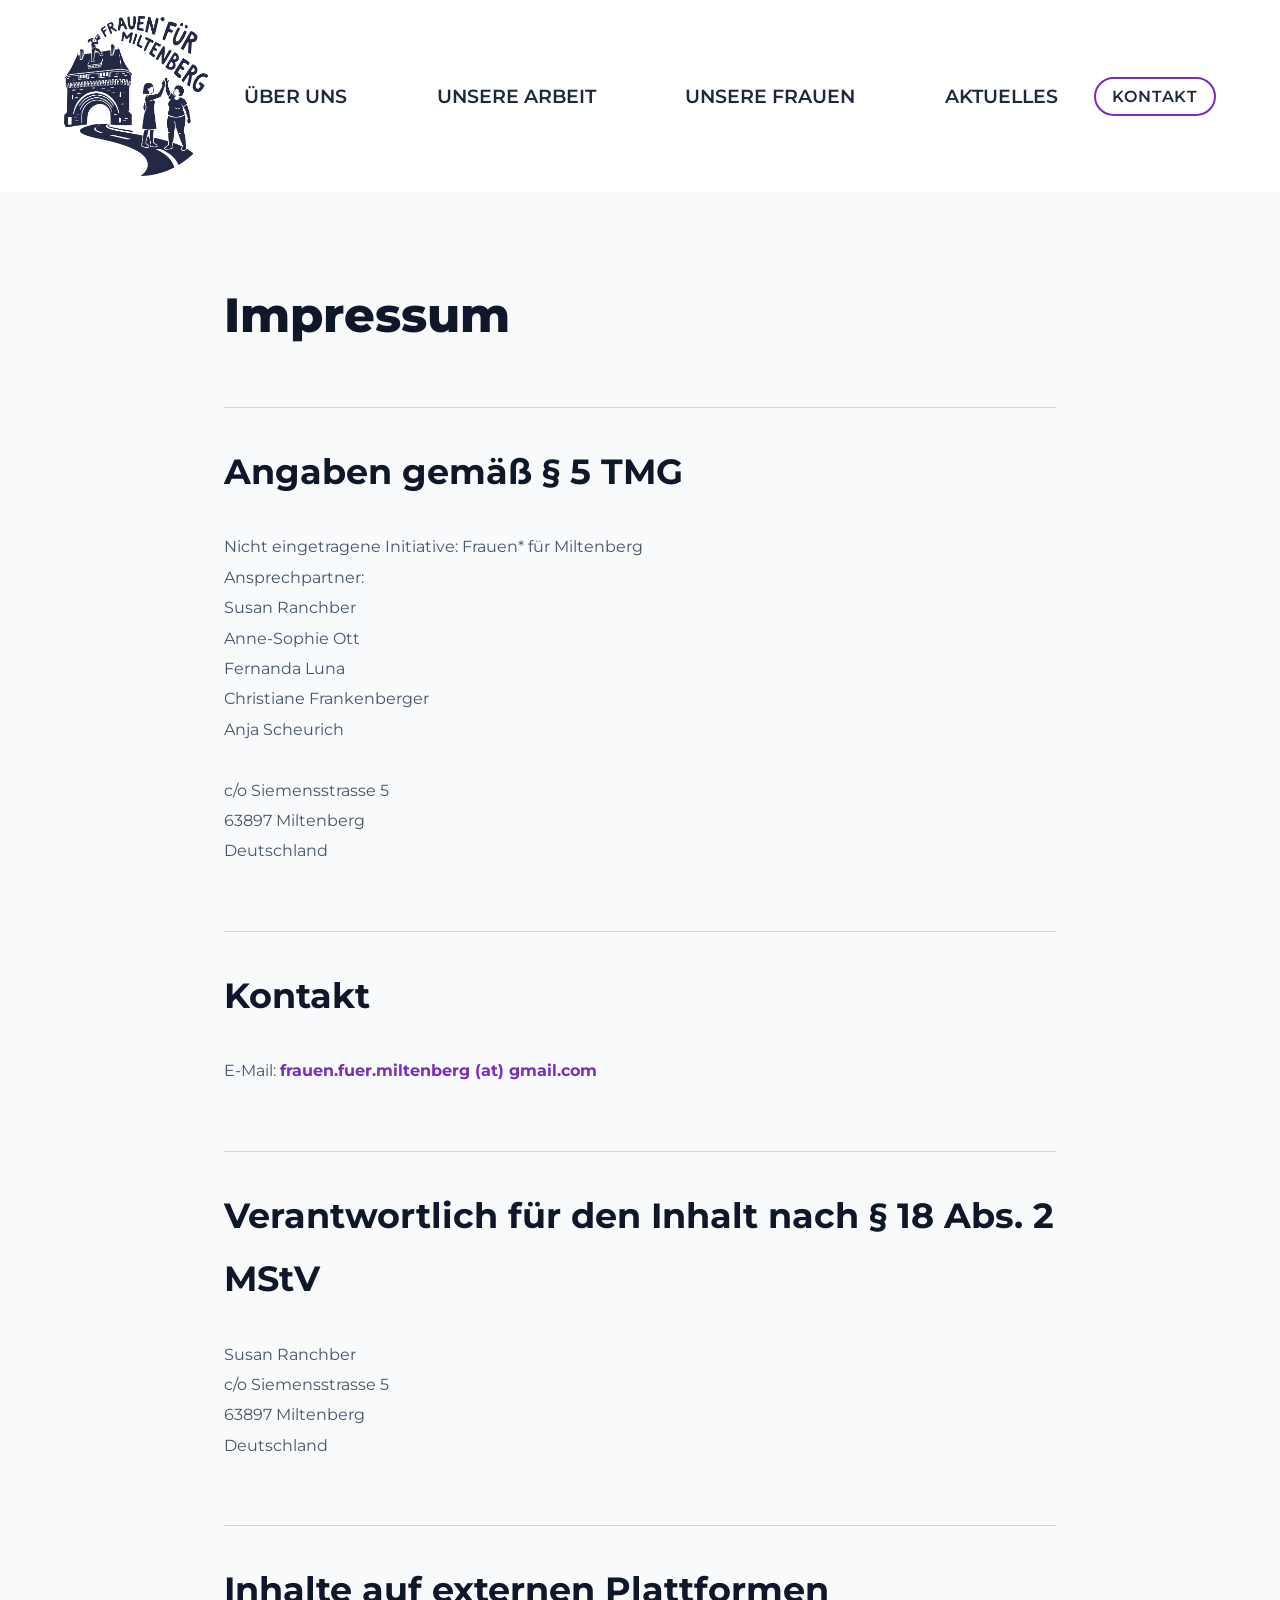
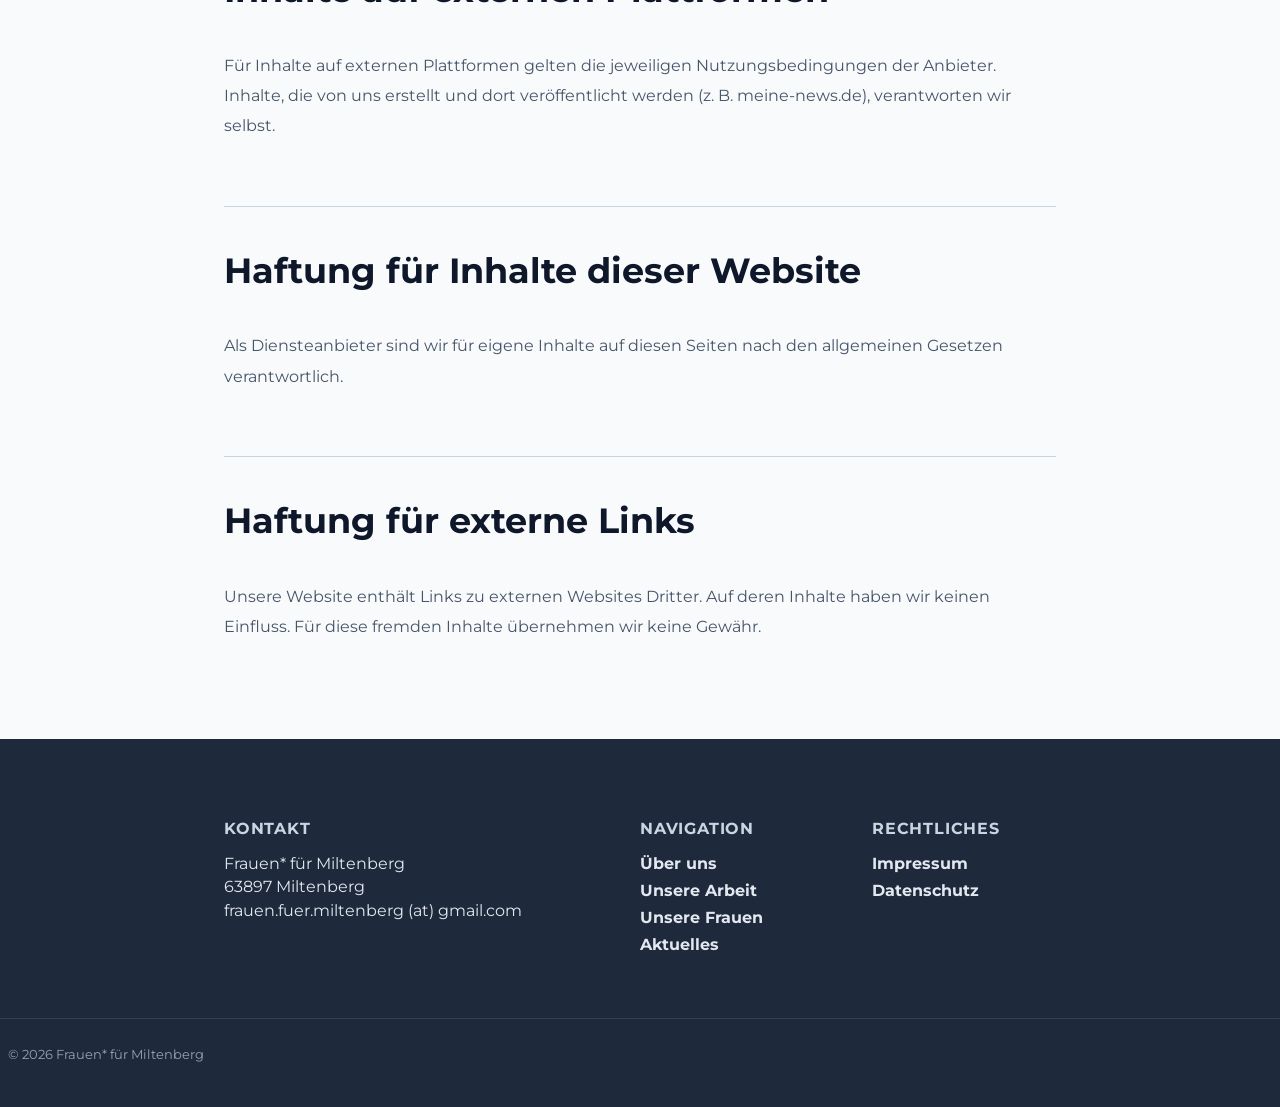
<file: impressum.html>
<!DOCTYPE html>
<html lang="de">
<head>
    <meta charset="UTF-8">
    <meta name="viewport" content="width=device-width, initial-scale=1.0">
    <link rel="stylesheet" href="./style.css">
    <title>Impressum | Frauen* für Miltenberg</title>
</head>

<body>

<!-- HEADER -->
    <header class="site-header">
        
        <!-- LOGO -->
        <a href="index.html" class="logo-link">
            <img class="logo" src="./logo.png" alt="Frauen* für Miltenberg Logo">
        </a>    
        
        <!-- NAVIGATION -->
                <nav id="mobileNav">
            <ul id="nav1">
                <li><a class="nav1" href="index.html#ueber-uns">Über uns</a></li>
                <li class="nav-dropdown"><a class="nav1" href="index.html#unsere-arbeit">Unsere Arbeit</a>
                    <ul class="submenu">
                        <li><a href="oekologie.html">AG Ökologie</a></li>
                        <li><a href="familie.html">AG Familie</a></li>
                        <li><a href="berufundbildung.html">AG Beruf &amp; Bildung</a></li>
                        <li><a href="mobilitaet.html">AG Mobilität</a></li>
                        <li><a href="stadtplanung.html">AG Stadtplanung</a></li>
                        <li><a href="soziales.html">AG Soziales</a></li>
                    </ul>
                </li>
                <li><a class="nav1" href="index.html#unsere-frauen">Unsere Frauen</a></li>
                <li><a class="nav1" href="aktuelles.html">Aktuelles</a></li>
            </ul>            
            <a id="navbutton" href="kontakt.html">Kontakt</a>
        </nav>

        <!-- HAMBURGER -->
        <button id="hamburger" aria-label="Menü öffnen">
            <span></span>
            <span></span>
            <span></span>
        </button>
    
    </header> 
    
    <main id="legal-page">

    <h1>Impressum</h1>

    <h2>Angaben gemäß § 5 TMG</h2>
    <p>
        Nicht eingetragene Initiative: Frauen* für Miltenberg
        <br>Ansprechpartner: 
        <br>Susan Ranchber
        <br>Anne-Sophie Ott
        <br>Fernanda Luna
        <br>Christiane Frankenberger
        <br>Anja Scheurich
        <br>
        <br>c/o Siemensstrasse 5
        <br>63897 Miltenberg
        <br>Deutschland
    </p>

    <h2>Kontakt</h2>
    <p>
        E-Mail: <a href="mailto:frauen.fuer.miltenberg@gmail.com">
        frauen.fuer.miltenberg (at) gmail.com
        </a>
    </p>

    <h2>Verantwortlich für den Inhalt nach § 18 Abs. 2 MStV</h2>
    <p>
    Susan Ranchber
    <br>c/o Siemensstrasse 5
    <br>63897 Miltenberg
    <br>Deutschland
    </p>

    <h2>Inhalte auf externen Plattformen</h2>
    <p>
    Für Inhalte auf externen Plattformen gelten die jeweiligen Nutzungsbedingungen der Anbieter. 
    Inhalte, die von uns erstellt und dort veröffentlicht werden (z. B. meine-news.de), verantworten 
    wir selbst.
    </p>

    <h2>Haftung für Inhalte dieser Website</h2>
    <p>
    Als Diensteanbieter sind wir für eigene Inhalte auf diesen Seiten nach den allgemeinen Gesetzen verantwortlich.
    </p>

    <h2>Haftung für externe Links</h2>
    <p>
    Unsere Website enthält Links zu externen Websites Dritter. Auf deren Inhalte haben wir keinen Einfluss.
    Für diese fremden Inhalte übernehmen wir keine Gewähr.
    </p>
    </main>

<!--FOOTER -->

    <footer>

    <div class="footer-inner">

        <div class="footer-col">
            <h3>Kontakt</h3>
            <p>Frauen* für Miltenberg</p>
            <p>63897 Miltenberg</p>
            <p>frauen.fuer.miltenberg (at) gmail.com</p>
        </div>

        <div class="footer-col">
            <h3>Navigation</h3>
            <ul>
                <li><a href="index.html#ueber-uns">Über uns</a></li>
                <li><a href="index.html#unsere-arbeit">Unsere Arbeit</a></li>
                <li><a href="index.html#unsere-frauen">Unsere Frauen</a></li>
                <li><a href="aktuelles.html">Aktuelles</a></li>
            </ul>
        </div>

        <div class="footer-col">
            <h3>Rechtliches</h3>
            <ul>
                <li><a href="impressum.html">Impressum</a></li>
                <li><a href="datenschutz.html">Datenschutz</a></li>
            </ul>
        </div>

    </div>

    <div class="footer-bottom">
        <p>© 2026 Frauen* für Miltenberg</p>
    </div>

</footer>

    <script src="script.js" defer></script>
    
</body>
</html>
</file>
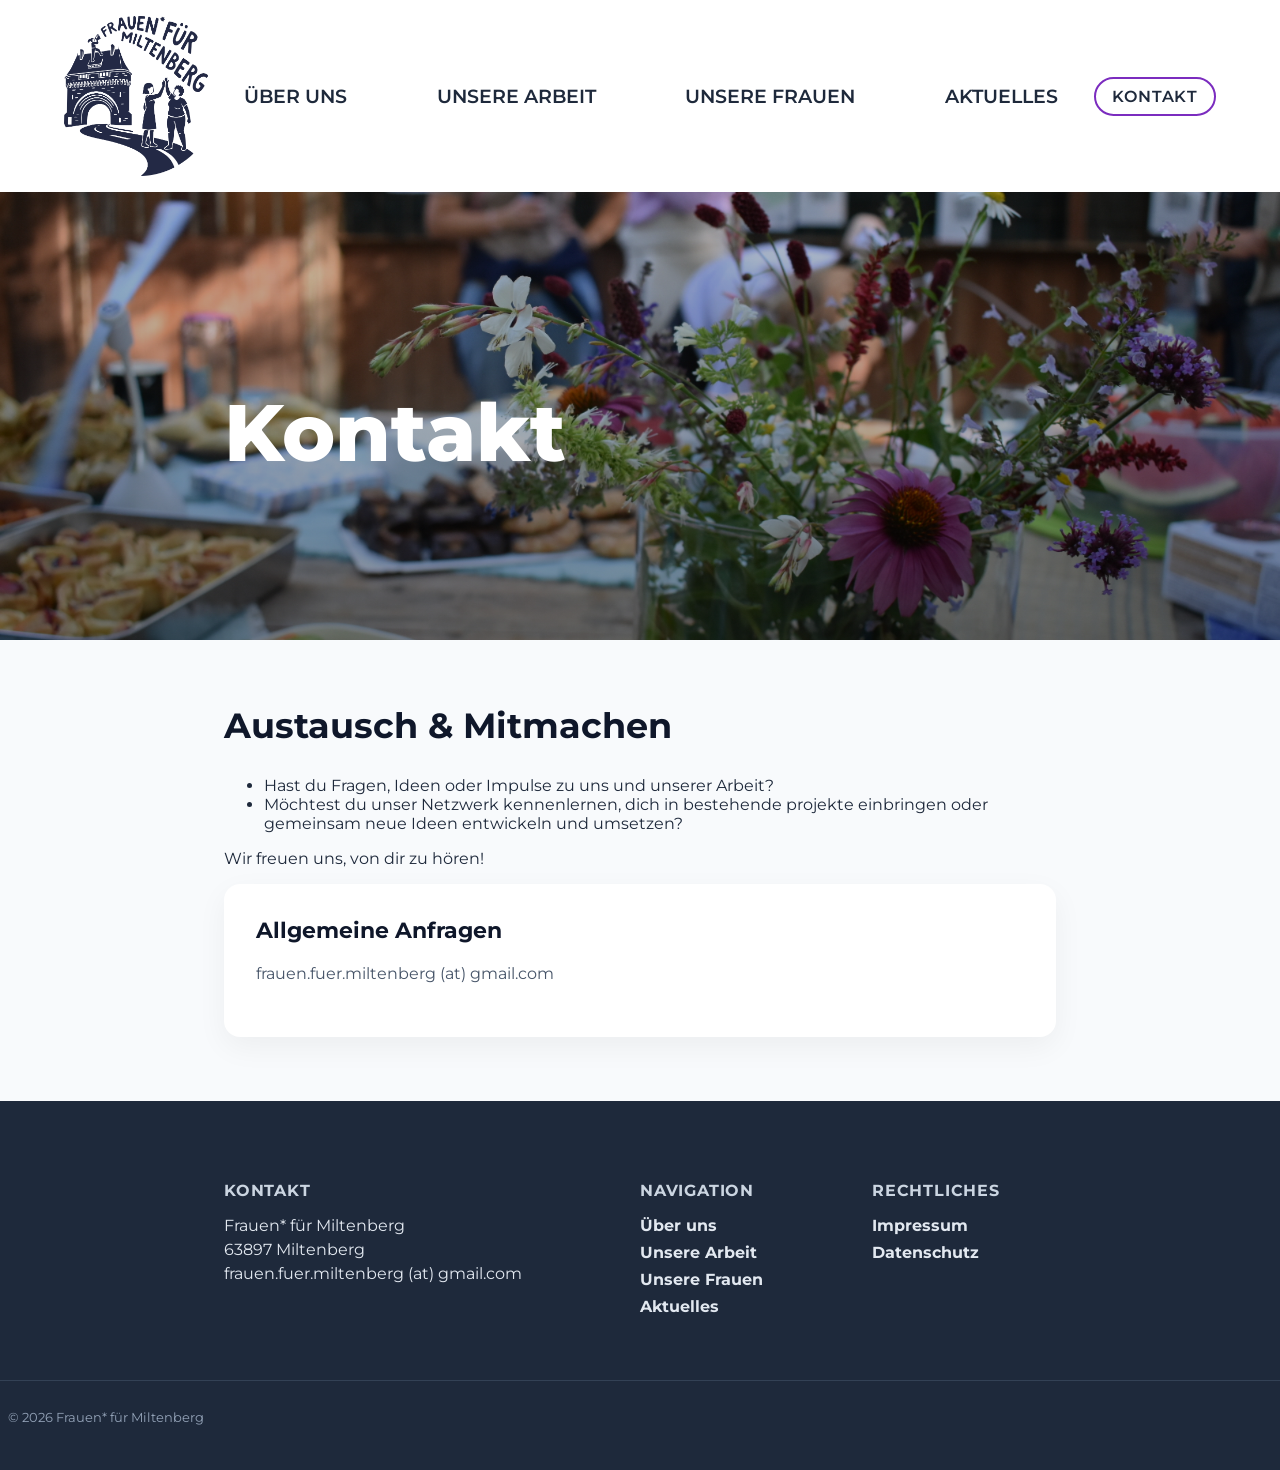
<file: kontakt.html>
<!DOCTYPE html>
<html lang="de">
<head>
    <meta charset="UTF-8">
    <meta name="viewport" content="width=device-width, initial-scale=1.0">
    <link rel="stylesheet" href="./style.css">
    <title>Kontakt | Frauen* für Miltenberg</title>
</head>

<body>

<!-- HEADER -->
    <header class="site-header">
        
        <!-- LOGO -->
        <a href="index.html" class="logo-link">
            <img class="logo" src="./logo.png" alt="Frauen* für Miltenberg Logo">
        </a>    
        
        <!-- NAVIGATION -->
                <nav id="mobileNav">
            <ul id="nav1">
                <li><a class="nav1" href="index.html#ueber-uns">Über uns</a></li>
                <li class="nav-dropdown"><a class="nav1" href="index.html#unsere-arbeit">Unsere Arbeit</a>
                    <ul class="submenu">
                        <li><a href="oekologie.html">AG Ökologie</a></li>
                        <li><a href="familie.html">AG Familie</a></li>
                        <li><a href="berufundbildung.html">AG Beruf &amp; Bildung</a></li>
                        <li><a href="mobilitaet.html">AG Mobilität</a></li>
                        <li><a href="stadtplanung.html">AG Stadtplanung</a></li>
                        <li><a href="soziales.html">AG Soziales</a></li>
                    </ul>
                </li>
                <li><a class="nav1" href="index.html#unsere-frauen">Unsere Frauen</a></li>
                <li><a class="nav1" href="aktuelles.html">Aktuelles</a></li>
            </ul>            
            <a id="navbutton" href="kontakt.html">Kontakt</a>
        </nav>

        <!-- HAMBURGER -->
        <button id="hamburger" aria-label="Menü öffnen">
            <span></span>
            <span></span>
            <span></span>
        </button>
    
    </header> 
 
    <main>

        <!--HERO -->
        <section id="hero--kontakt">
            <div class="hero-small-content">
                <h1>Kontakt</h1>
            </div>
        </section>

        <!-- KONTAKT -->
        <section id="kontakt">
            <div class="container">
                <h2>Austausch & Mitmachen</h2>
                <ul>
                    <li>Hast du Fragen, Ideen oder Impulse zu uns und unserer Arbeit?</li>
                    <li>Möchtest du unser Netzwerk kennenlernen, dich in bestehende projekte einbringen oder gemeinsam neue Ideen entwickeln und umsetzen?</li>
                </ul>
                <p>Wir freuen uns, von dir zu hören!</p>
            

                <div class="about-card">
                    <h3>Allgemeine Anfragen</h3>
                    <p>frauen.fuer.miltenberg (at) gmail.com</p>
                </div>
            </div>
        </section>

    </main>

<!-- FOOTER -->
<footer>

    <div class="footer-inner">

        <div class="footer-col">
            <h3>Kontakt</h3>
            <p>Frauen* für Miltenberg</p>
            <p>63897 Miltenberg</p>
            <p>frauen.fuer.miltenberg (at) gmail.com</p>
        </div>

        <div class="footer-col">
            <h3>Navigation</h3>
            <ul>
                <li><a href="index.html#ueber-uns">Über uns</a></li>
                <li><a href="index.html#unsere-arbeit">Unsere Arbeit</a></li>
                <li><a href="index.html#unsere-frauen">Unsere Frauen</a></li>
                <li><a href="aktuelles.html">Aktuelles</a></li>
            </ul>
        </div>

        <div class="footer-col">
            <h3>Rechtliches</h3>
            <ul>
                <li><a href="impressum.html">Impressum</a></li>
                <li><a href="datenschutz.html">Datenschutz</a></li>
            </ul>
        </div>

    </div>

    <div class="footer-bottom">
        <p>© 2026 Frauen* für Miltenberg</p>
    </div>

</footer>
<script src="script.js" defer></script>
</body>
</html>
</file>
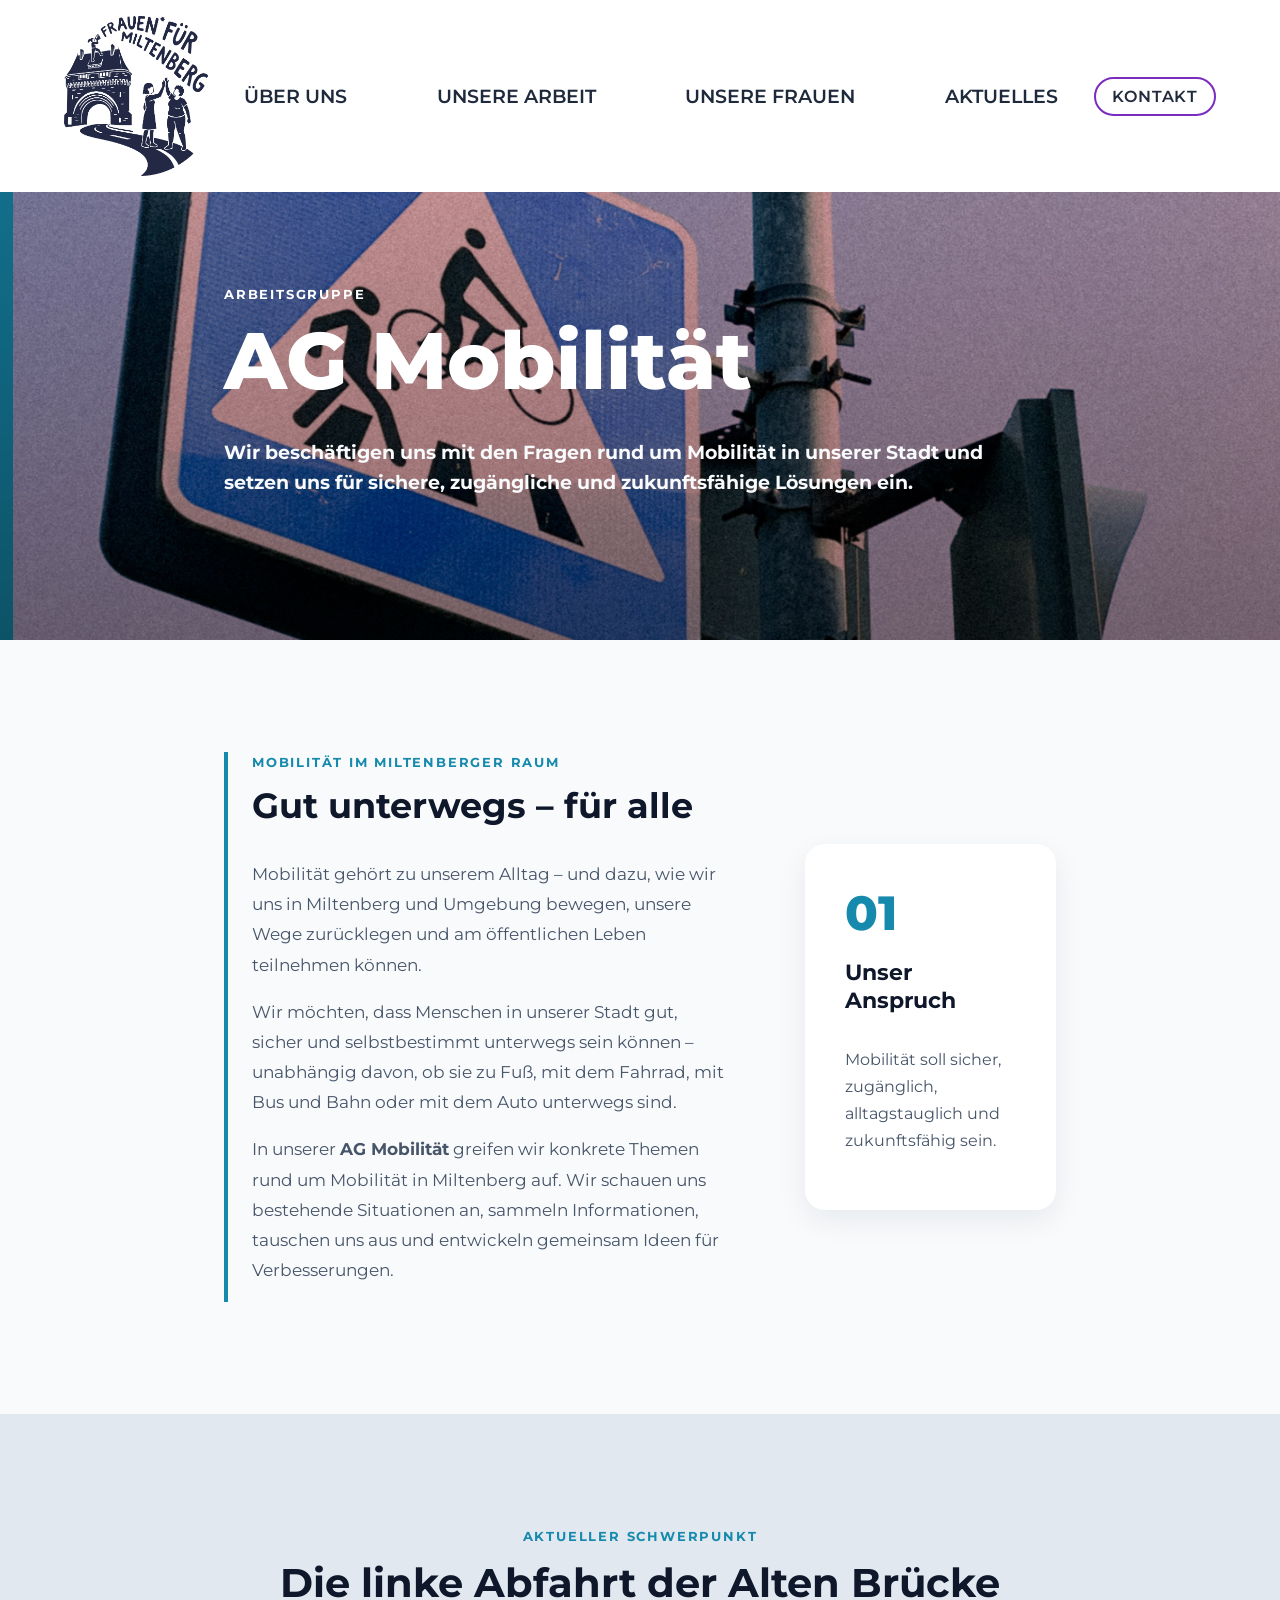
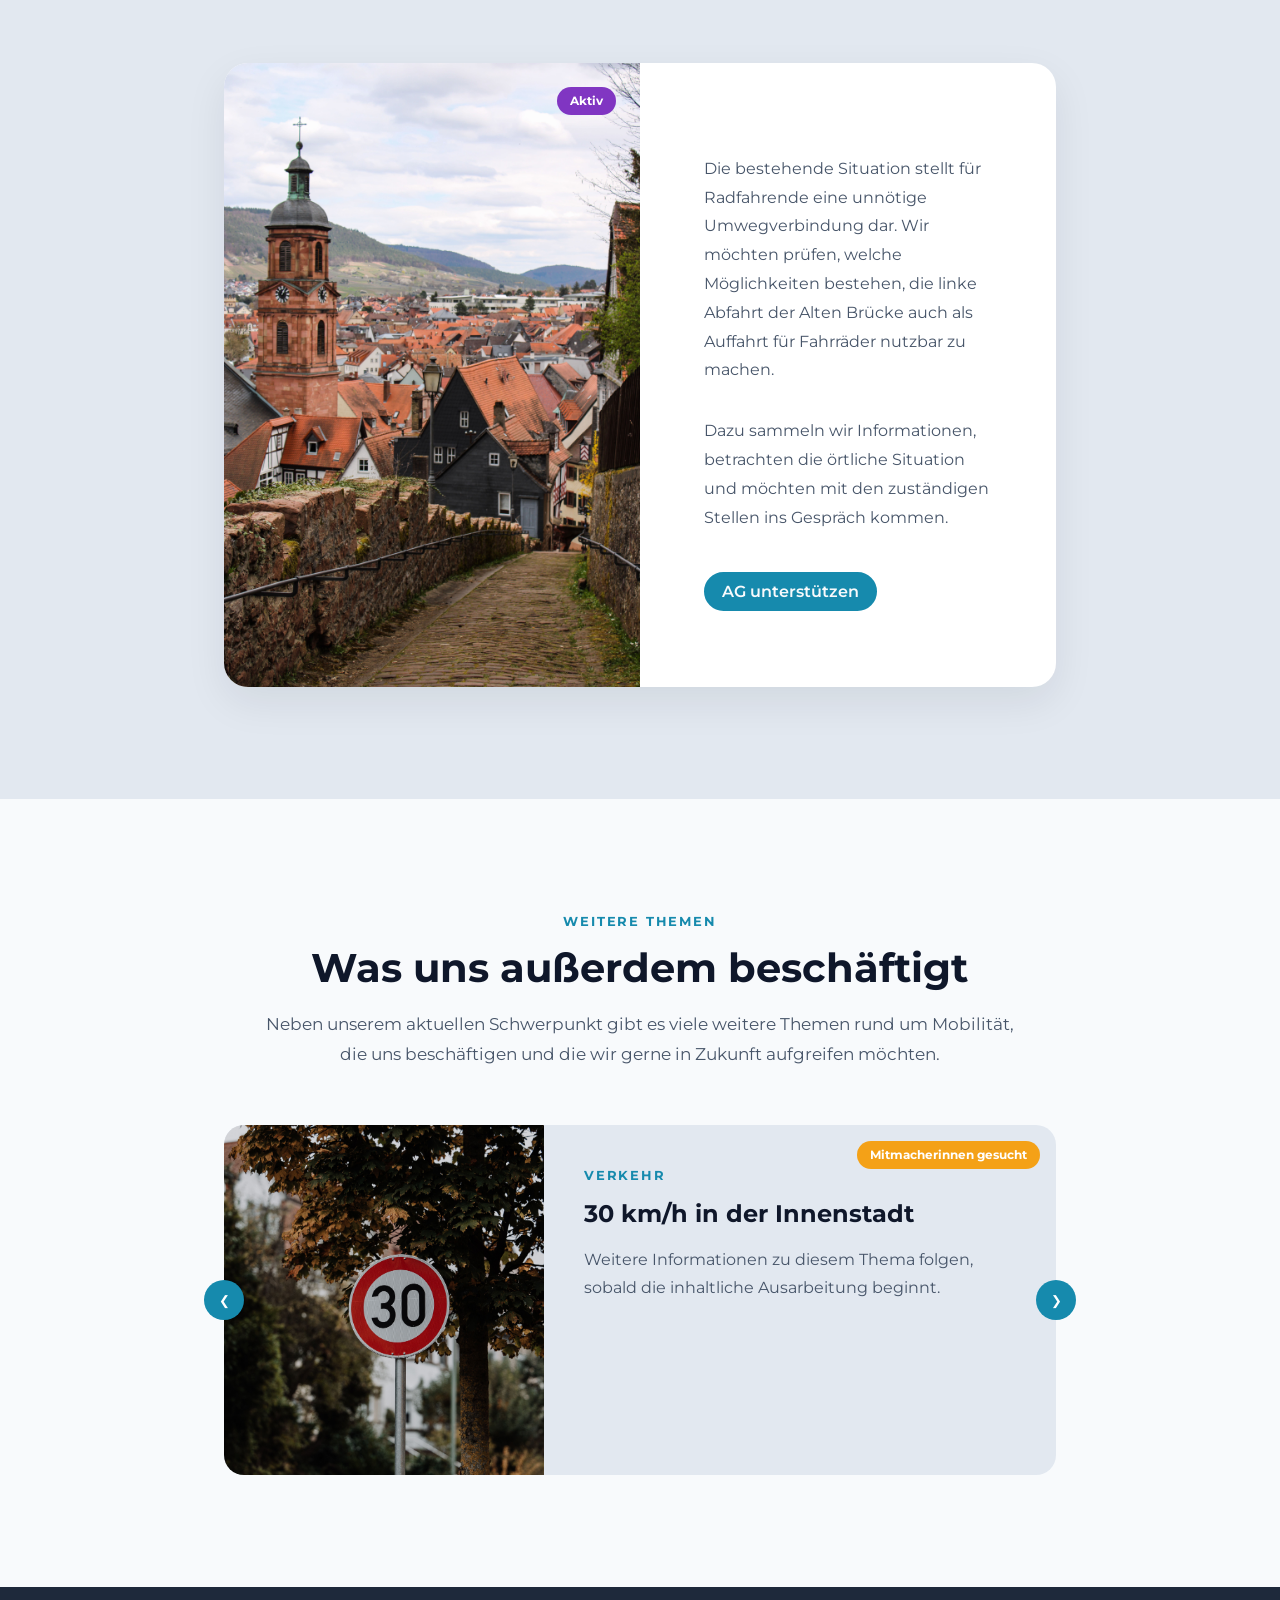
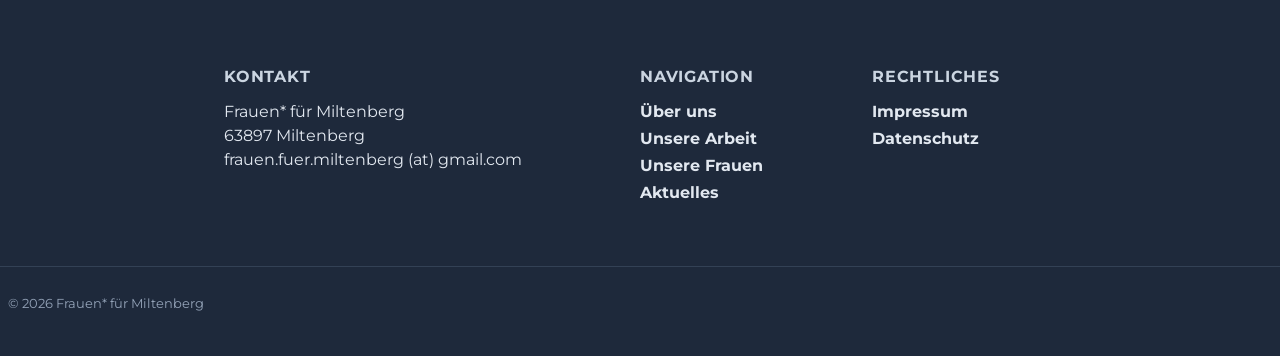
<file: mobilitaet.html>
<!DOCTYPE html>
<html lang="de">
<head>
    <meta charset="UTF-8">
    <meta name="viewport" content="width=device-width, initial-scale=1.0">
    <link rel="stylesheet" href="./style.css">
    <title>Frauen* für Miltenberg</title>
</head>

<body>

    <!-- HEADER -->
    <header class="site-header">
        
        <!-- LOGO -->
        <a href="index.html" class="logo-link">
            <img class="logo" src="./logo.png" alt="Frauen* für Miltenberg Logo">
        </a>    
        
        <!-- NAVIGATION -->
                <nav id="mobileNav">
            <ul id="nav1">
                <li><a class="nav1" href="index.html#ueber-uns">Über uns</a></li>
                <li class="nav-dropdown"><a class="nav1" href="index.html#unsere-arbeit">Unsere Arbeit</a>
                    <ul class="submenu">
                        <li><a href="oekologie.html">AG Ökologie</a></li>
                        <li><a href="familie.html">AG Familie</a></li>
                        <li><a href="berufundbildung.html">AG Beruf &amp; Bildung</a></li>
                        <li><a href="mobilitaet.html">AG Mobilität</a></li>
                        <li><a href="stadtplanung.html">AG Stadtplanung</a></li>
                        <li><a href="soziales.html">AG Soziales</a></li>
                    </ul>
                </li>
                <li><a class="nav1" href="index.html#unsere-frauen">Unsere Frauen</a></li>
                <li><a class="nav1" href="aktuelles.html">Aktuelles</a></li>
            </ul>            
            <a id="navbutton" href="kontakt.html">Kontakt</a>
        </nav>
        
        <!-- HAMBURGER -->
        <button id="hamburger" aria-label="Menü öffnen">
            <span></span>
            <span></span>
            <span></span>
        </button>

    </header> 

    <main>

    <!-- HERO -->
    <section id="hero--mobilitaet" class="ag-hero">
        <div class="hero-small-content">
            <span class="eyebrow ag-eyebrow">Arbeitsgruppe</span>

            <h1>AG Mobilität</h1>

            <p class="hero-slogan">
                Wir beschäftigen uns mit den Fragen rund um Mobilität in unserer Stadt
                und setzen uns für sichere, zugängliche und zukunftsfähige Lösungen ein.
            </p>
        </div>
    </section>


    <!-- ÜBER DIE AG -->
    <section id="ag-ueber-uns" class="ag-intro-section">

        <div class="container">

            <div class="ag-intro-grid">

                <div class="ag-intro-text-mobilitaet">

                    <span class="eyebrow-mobilitaet">Mobilität im Miltenberger Raum</span>

                    <h2>Gut unterwegs – für alle</h2>

                    <p>
                        Mobilität gehört zu unserem Alltag – und dazu, wie wir uns
                        in Miltenberg und Umgebung bewegen, unsere Wege zurücklegen
                        und am öffentlichen Leben teilnehmen können.
                    </p>

                    <p>
                        Wir möchten, dass Menschen in unserer Stadt gut, sicher und
                        selbstbestimmt unterwegs sein können – unabhängig davon,
                        ob sie zu Fuß, mit dem Fahrrad, mit Bus und Bahn oder mit
                        dem Auto unterwegs sind.
                    </p>

                    <p>
                        In unserer <strong>AG Mobilität</strong> greifen wir konkrete
                        Themen rund um Mobilität in Miltenberg auf. Wir schauen uns
                        bestehende Situationen an, sammeln Informationen, tauschen
                        uns aus und entwickeln gemeinsam Ideen für Verbesserungen.
                    </p>

                </div>

                <div class="ag-fact-card">

                    <span class="ag-fact-number-mobilitaet">01</span>

                    <h3>Unser Anspruch</h3>

                    <p>
                        Mobilität soll sicher, zugänglich, alltagstauglich und
                        zukunftsfähig sein.
                    </p>

                </div>

            </div>

        </div>

    </section>


    <!-- AKTUELLER SCHWERPUNKT -->
    <section id="aktueller-schwerpunkt-mobilitaet" class="ag-focus-section">

        <div class="container">

            <div class="section-heading">

                <span class="eyebrow-mobilitaet">Aktueller Schwerpunkt</span>

                <h2>Die linke Abfahrt der Alten Brücke</h2>

            </div>


            <article class="ag-focus-card">

                <div class="ag-focus-image">

                    <img
                        src="miltenberg.jpg"
                        alt="Alte Brücke in Miltenberg mit Blick auf die Abfahrt"
                        loading="lazy"
                    >

                    <span class="status-badge aktiv">
                        Aktiv
                    </span>

                </div>


                <div class="ag-focus-content">

                    <p>
                        Die bestehende Situation stellt für Radfahrende eine
                        unnötige Umwegverbindung dar. Wir möchten prüfen, welche
                        Möglichkeiten bestehen, die linke Abfahrt der Alten
                        Brücke auch als Auffahrt für Fahrräder nutzbar zu machen.
                    </p>

                    <p>
                        Dazu sammeln wir Informationen, betrachten die örtliche
                        Situation und möchten mit den zuständigen Stellen ins
                        Gespräch kommen.
                    </p>

                    <div class="ag-focus-actions">

                        <a href="kontakt.html" class="card-btn">
                            AG unterstützen
                        </a>

                    </div>

                </div>

            </article>

        </div>

    </section>


    <!-- WEITERE THEMEN -->
    <section id="weitere-themen" class="ag-themen-section">

        <div class="container">

            <div class="section-heading">

                <span class="eyebrow-mobilitaet">Weitere Themen</span>

                <h2>Was uns außerdem beschäftigt</h2>

                <p>
                    Neben unserem aktuellen Schwerpunkt gibt es viele weitere
                    Themen rund um Mobilität, die uns beschäftigen und die wir
                    gerne in Zukunft aufgreifen möchten.
                </p>

            </div>


            <div class="themen-wrapper">

                <button
                    class="themen-slider-btn-mobilitaet left"
                    id="themenPrev"
                    aria-label="Vorheriges Thema">
                    &#10094;
                </button>


                <div class="slider-viewport">

                    <div class="themen-slider">


                        <!-- THEMA 1 -->
                        <article class="thema">

                            <div class="status-badge gesucht">
                                Mitmacherinnen gesucht
                            </div>
                            
                            <div class="thema-image">
                                <img src="dreizigkm.jpg" 
                                alt="30 km/h in der Innenstadt"
                                loading="lazy">
                            </div>

                            <div class="thema-content">

                                <span class="eyebrow-mobilitaet">
                                    Verkehr
                                </span>

                                <h3>
                                    30 km/h in der Innenstadt
                                </h3>

                                <p>
                                    Weitere Informationen zu diesem Thema folgen, sobald die inhaltliche Ausarbeitung beginnt.
                                </p>
                              
                            </div>

                        </article>


                        <!-- THEMA 2 -->
                        <article class="thema">

                            <div class="status-badge gesucht">
                                Mitmacherinnen gesucht
                            </div>

                            <div class="thema-image">
                                <img src="fahrrad.jpg"
                                alt="Sichere Fahrradwege"
                                loading="lazy">
                            </div>

                            <div class="thema-content">

                                <span class="eyebrow-mobilitaet">
                                    Radverkehr
                                </span>

                                <h3>
                                    Sichere Fahrradwege
                                </h3>

                                <p>
                                    Weitere Informationen zu diesem Thema folgen, sobald die inhaltliche Ausarbeitung beginnt.
                                </p>
                              
                            </div>

                        </article>


                        <!-- THEMA 3 -->
                        <article class="thema">

                            <div class="status-badge gesucht">
                                Mitmacherinnen gesucht
                            </div>

                            <div class="thema-image">
                                <img src="e-ladestation.jpg"
                                alt="E-Ladestationen"
                                loading="lazy">
                            </div>

                            <div class="thema-content">

                                <span class="eyebrow-mobilitaet">
                                    E-Mobilität
                                </span>

                                <h3>
                                    Ausbau von E-Ladestationen
                                </h3>

                                <p>
                                    Weitere Informationen zu diesem Thema folgen, sobald die inhaltliche Ausarbeitung beginnt.
                                </p>

                            </div>

                        </article>


                        <!-- THEMA 4 -->
                        <article class="thema">

                            <div class="status-badge gesucht">
                                Mitmacherinnen gesucht
                            </div>

                            <div class="thema-image">
                                <img src="nahverkehr.jpg"
                                alt="Öffentlicher Nahverkehr"
                                loading="lazy">
                            </div>

                            <div class="thema-content">

                                <span class="eyebrow-mobilitaet">
                                    ÖPNV
                                </span>

                                <h3>
                                    Öffentlichen Nahverkehr erweitern
                                </h3>

                                <p>
                                    Weitere Informationen zu diesem Thema folgen, sobald die inhaltliche Ausarbeitung beginnt. <!--<br><br>Stichwörter: Vor allem abends & nachts-->
                                </p>

                            </div>

                        </article>


                        <!-- THEMA 5 -->
                        <article class="thema">

                            <div class="status-badge gesucht">
                                Mitmacherinnen gesucht
                            </div>

                            <div class="thema-image">
                                <img src="verbindung-ffm-mil.jpg"
                                alt="Verbindung zwischen Miltenberg und Frankfurt"
                                loading="lazy">
                            </div>

                            <div class="thema-content">

                                <span class="eyebrow-mobilitaet">
                                    Bahn
                                </span>

                                <h3>
                                    Direkte Verbindung Miltenberg–Frankfurt
                                </h3>

                                <p>
                                    Weitere Informationen zu diesem Thema folgen, sobald die inhaltliche Ausarbeitung beginnt.
                                </p>

                            </div>

                        </article>

                        <!-- THEMA 6 -->
                        <article class="thema">

                            <div class="status-badge gesucht">
                                Mitmacherinnen gesucht
                            </div>

                            <div class="thema-image">
                                <img src="barrierefreiheit.jpg"
                                alt="Barrierefreiheit"
                                loading="lazy">
                            </div>

                            <div class="thema-content">

                                <span class="eyebrow-mobilitaet">
                                    Inklusion
                                </span>

                                <h3>
                                    Barrierefreiheit
                                </h3>

                                <p>
                                    Weitere Informationen zu diesem Thema folgen, sobald die inhaltliche Ausarbeitung beginnt.
                                </p>

                            </div>

                        </article>

                    </div>

                </div>


                <button
                    class="themen-slider-btn-mobilitaet right"
                    id="themenNext"
                    aria-label="Nächstes Thema">
                    &#10095;
                </button>

            </div>

        </div>

    </section>

</main>

    
    <!--FOOTER -->

    <footer>

    <div class="footer-inner">

        <div class="footer-col">
            <h3>Kontakt</h3>
            <p>Frauen* für Miltenberg</p>
            <p>63897 Miltenberg</p>
            <p>frauen.fuer.miltenberg (at) gmail.com</p>
        </div>

        <div class="footer-col">
            <h3>Navigation</h3>
            <ul>
                <li><a href="#ueber-uns">Über uns</a></li>
                <li><a href="#unsere-arbeit">Unsere Arbeit</a></li>
                <li><a href="#unsere-frauen">Unsere Frauen</a></li>
                <li><a href="aktuelles.html">Aktuelles</a></li>
            </ul>
        </div>

        <div class="footer-col">
            <h3>Rechtliches</h3>
            <ul>
                <li><a href="impressum.html">Impressum</a></li>
                <li><a href="datenschutz.html">Datenschutz</a></li>
            </ul>
        </div>

    </div>

    <div class="footer-bottom">
        <p>© 2026 Frauen* für Miltenberg</p>
    </div>

</footer>
<script src="script.js" defer></script>

</body>
</html>
</file>
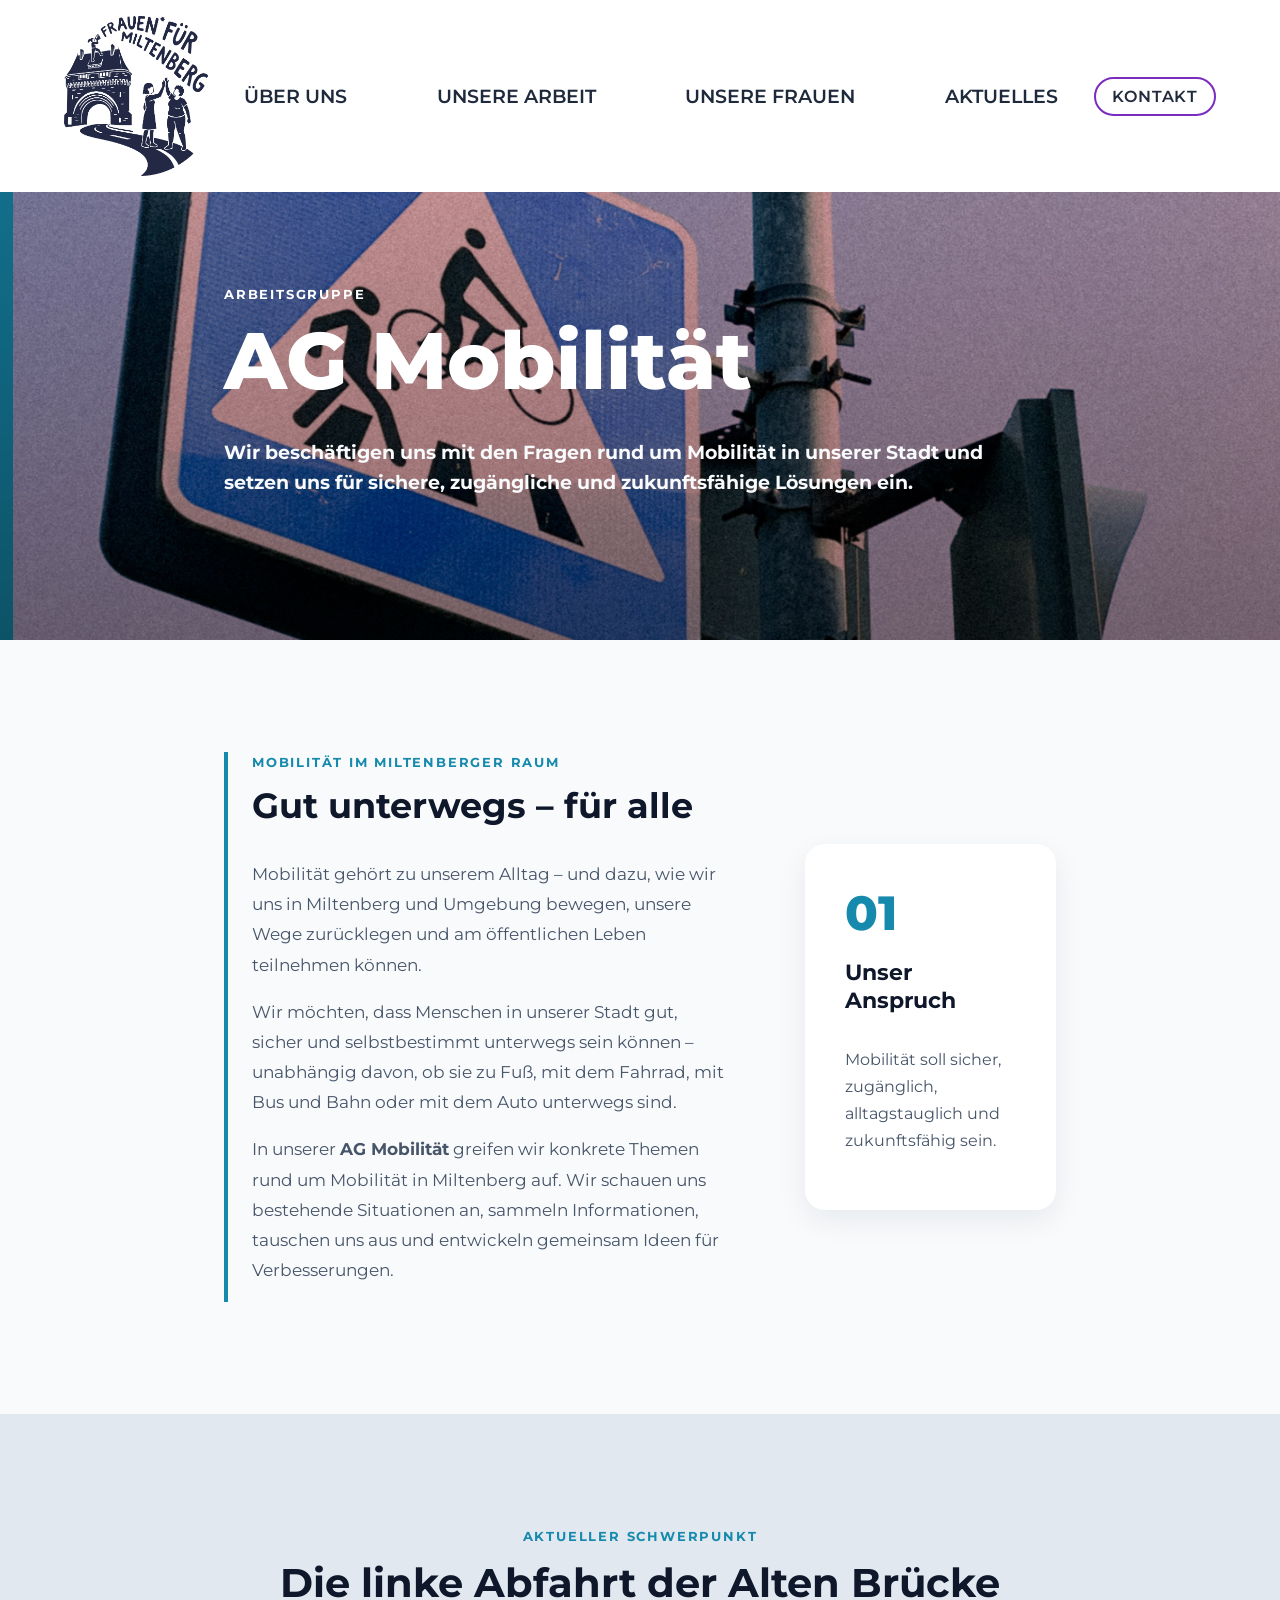
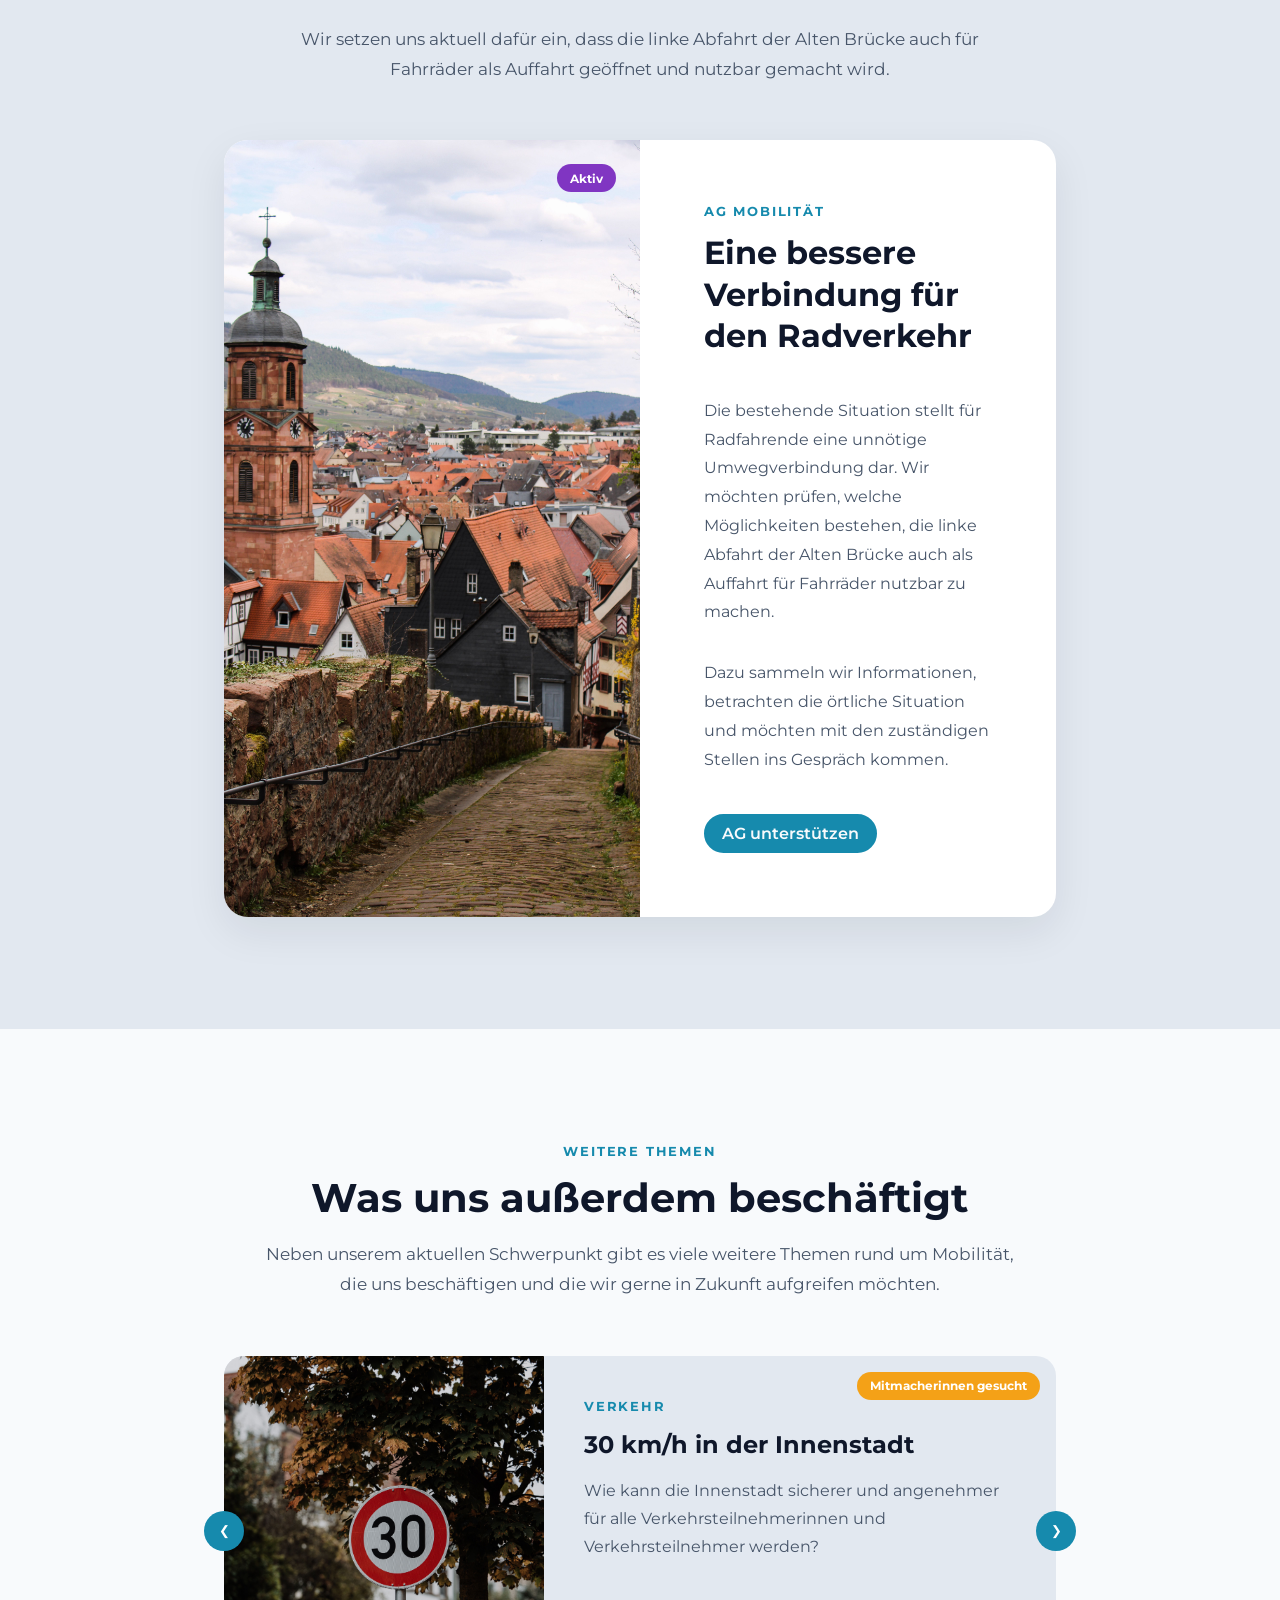
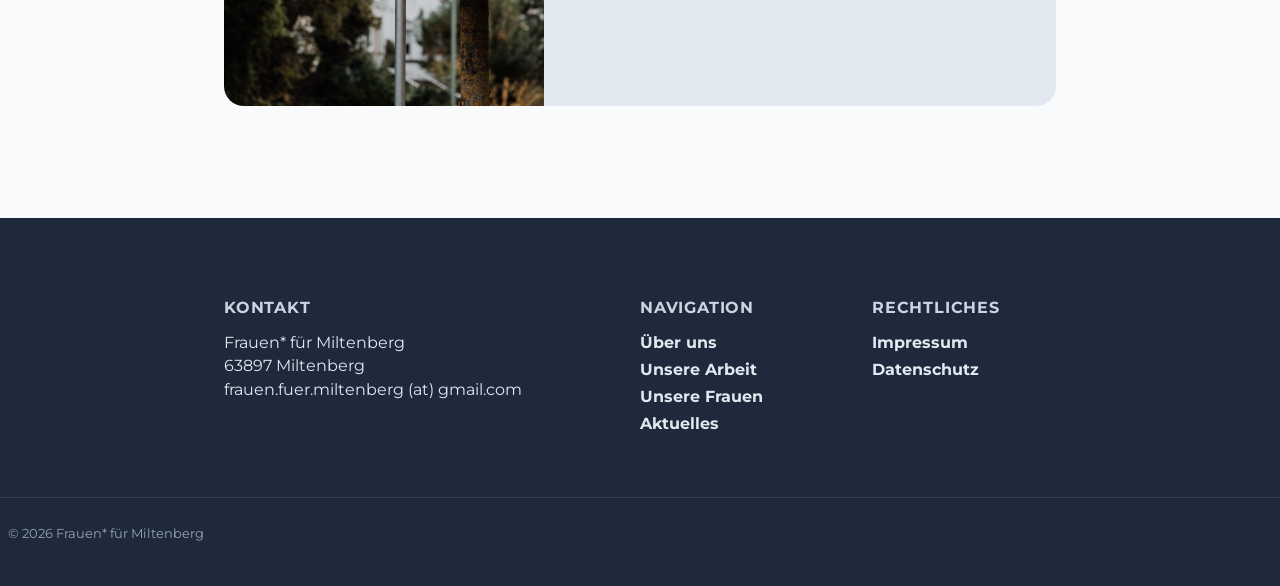
<file: mobilitaet2.html>
<!DOCTYPE html>
<html lang="de">
<head>
    <meta charset="UTF-8">
    <meta name="viewport" content="width=device-width, initial-scale=1.0">
    <link rel="stylesheet" href="./style.css">
    <title>Frauen* für Miltenberg</title>
</head>

<body>

    <!-- HEADER -->
    <header class="site-header">
        
        <!-- LOGO -->
        <a href="index.html" class="logo-link">
            <img class="logo" src="./logo.png" alt="Frauen* für Miltenberg Logo">
        </a>    
        
        <!-- NAVIGATION -->
        <nav id="mobileNav">
            <ul id="nav1">
                <li><a class="nav1" href="#ueber-uns">Über uns</a></li>
                <li><a class="nav1" href="#unsere-arbeitsgruppen">Unsere Arbeit</a></li>
                <li><a class="nav1" href="#unsere-frauen">Unsere Frauen</a></li>
                <li><a class="nav1" href="aktuelles.html">Aktuelles</a></li>
            </ul>
            <a id="navbutton" href="kontakt.html">Kontakt</a>
        </nav>
        
        <!-- HAMBURGER -->
        <button id="hamburger" aria-label="Menü öffnen">
            <span></span>
            <span></span>
            <span></span>
        </button>

    </header> 

    <main>

    <!-- HERO -->
    <section id="hero--mobilitaet" class="ag-hero">
        <div class="hero-small-content">
            <span class="eyebrow ag-eyebrow">Arbeitsgruppe</span>

            <h1>AG Mobilität</h1>

            <p class="hero-slogan">
                Wir beschäftigen uns mit den Fragen rund um Mobilität in unserer Stadt
                und setzen uns für sichere, zugängliche und zukunftsfähige Lösungen ein.
            </p>
        </div>
    </section>


    <!-- ÜBER DIE AG -->
    <section id="ag-ueber-uns" class="ag-intro-section">

        <div class="container">

            <div class="ag-intro-grid">

                <div class="ag-intro-text-mobilitaet">

                    <span class="eyebrow-mobilitaet">Mobilität im Miltenberger Raum</span>

                    <h2>Gut unterwegs – für alle</h2>

                    <p>
                        Mobilität gehört zu unserem Alltag – und dazu, wie wir uns
                        in Miltenberg und Umgebung bewegen, unsere Wege zurücklegen
                        und am öffentlichen Leben teilnehmen können.
                    </p>

                    <p>
                        Wir möchten, dass Menschen in unserer Stadt gut, sicher und
                        selbstbestimmt unterwegs sein können – unabhängig davon,
                        ob sie zu Fuß, mit dem Fahrrad, mit Bus und Bahn oder mit
                        dem Auto unterwegs sind.
                    </p>

                    <p>
                        In unserer <strong>AG Mobilität</strong> greifen wir konkrete
                        Themen rund um Mobilität in Miltenberg auf. Wir schauen uns
                        bestehende Situationen an, sammeln Informationen, tauschen
                        uns aus und entwickeln gemeinsam Ideen für Verbesserungen.
                    </p>

                </div>

                <div class="ag-fact-card">

                    <span class="ag-fact-number-mobilitaet">01</span>

                    <h3>Unser Anspruch</h3>

                    <p>
                        Mobilität soll sicher, zugänglich, alltagstauglich und
                        zukunftsfähig sein.
                    </p>

                </div>

            </div>

        </div>

    </section>


    <!-- AKTUELLER SCHWERPUNKT -->
    <section id="aktueller-schwerpunkt-mobilitaet" class="ag-focus-section">

        <div class="container">

            <div class="section-heading">

                <span class="eyebrow-mobilitaet">Aktueller Schwerpunkt</span>

                <h2>Die linke Abfahrt der Alten Brücke</h2>

                <p>
                    Wir setzen uns aktuell dafür ein, dass die linke Abfahrt der
                    Alten Brücke auch für Fahrräder als Auffahrt geöffnet und
                    nutzbar gemacht wird.
                </p>

            </div>


            <article class="ag-focus-card">

                <div class="ag-focus-image">

                    <img
                        src="miltenberg.jpg"
                        alt="Alte Brücke in Miltenberg mit Blick auf die Abfahrt"
                        loading="lazy"
                    >

                    <span class="status-badge aktiv">
                        Aktiv
                    </span>

                </div>


                <div class="ag-focus-content">

                    <span class="eyebrow-mobilitaet">
                        AG Mobilität
                    </span>

                    <h3>
                        Eine bessere Verbindung für den Radverkehr
                    </h3>

                    <p>
                        Die bestehende Situation stellt für Radfahrende eine
                        unnötige Umwegverbindung dar. Wir möchten prüfen, welche
                        Möglichkeiten bestehen, die linke Abfahrt der Alten
                        Brücke auch als Auffahrt für Fahrräder nutzbar zu machen.
                    </p>

                    <p>
                        Dazu sammeln wir Informationen, betrachten die örtliche
                        Situation und möchten mit den zuständigen Stellen ins
                        Gespräch kommen.
                    </p>

                    <div class="ag-focus-actions">

                        <a href="kontakt.html" class="card-btn">
                            AG unterstützen
                        </a>

                    </div>

                </div>

            </article>

        </div>

    </section>


    <!-- WEITERE THEMEN -->
    <section id="weitere-themen" class="ag-themen-section">

        <div class="container">

            <div class="section-heading">

                <span class="eyebrow-mobilitaet">Weitere Themen</span>

                <h2>Was uns außerdem beschäftigt</h2>

                <p>
                    Neben unserem aktuellen Schwerpunkt gibt es viele weitere
                    Themen rund um Mobilität, die uns beschäftigen und die wir
                    gerne in Zukunft aufgreifen möchten.
                </p>

            </div>


            <div class="themen-wrapper">

                <button
                    class="themen-slider-btn-mobilitaet left"
                    id="themenPrev"
                    aria-label="Vorheriges Thema">
                    &#10094;
                </button>


                <div class="slider-viewport">

                    <div class="themen-slider">


                        <!-- THEMA 1 -->
                        <article class="thema">

                            <div class="status-badge gesucht">
                                Mitmacherinnen gesucht
                            </div>
                            
                            <div class="thema-image">
                                <img src="dreizigkm.jpg" 
                                alt="30 km/h in der Innenstadt"
                                loading="lazy">
                            </div>

                            <div class="thema-content">

                                <span class="eyebrow-mobilitaet">
                                    Verkehr
                                </span>

                                <h3>
                                    30 km/h in der Innenstadt
                                </h3>

                                <p>
                                    Wie kann die Innenstadt sicherer und
                                    angenehmer für alle Verkehrsteilnehmerinnen
                                    und Verkehrsteilnehmer werden?
                                </p>
                              
                            </div>

                        </article>


                        <!-- THEMA 2 -->
                        <article class="thema">

                            <div class="status-badge gesucht">
                                Mitmacherinnen gesucht
                            </div>

                            <div class="thema-image">
                                <img src="fahrrad.jpg"
                                alt="Sichere Fahrradwege"
                                loading="lazy">
                            </div>

                            <div class="thema-content">

                                <span class="eyebrow-mobilitaet">
                                    Radverkehr
                                </span>

                                <h3>
                                    Sichere Fahrradwege
                                </h3>

                                <p>
                                    Wir möchten uns mit sicheren und
                                    alltagstauglichen Verbindungen für den
                                    Radverkehr beschäftigen.
                                </p>
                              
                            </div>

                        </article>


                        <!-- THEMA 3 -->
                        <article class="thema">

                            <div class="status-badge gesucht">
                                Mitmacherinnen gesucht
                            </div>

                            <div class="thema-image">
                                <img src="e-ladestation.jpg"
                                alt="E-Ladestationen"
                                loading="lazy">
                            </div>

                            <div class="thema-content">

                                <span class="eyebrow-mobilitaet">
                                    E-Mobilität
                                </span>

                                <h3>
                                    Ausbau von E-Ladestationen
                                </h3>

                                <p>
                                    Welche Möglichkeiten gibt es für einen
                                    besseren Zugang zu Ladeinfrastruktur?
                                </p>

                            </div>

                        </article>


                        <!-- THEMA 4 -->
                        <article class="thema">

                            <div class="status-badge gesucht">
                                Mitmacherinnen gesucht
                            </div>

                            <div class="thema-image">
                                <img src="nahverkehr.jpg"
                                alt="Öffentlicher Nahverkehr"
                                loading="lazy">
                            </div>

                            <div class="thema-content">

                                <span class="eyebrow-mobilitaet">
                                    ÖPNV
                                </span>

                                <h3>
                                    Öffentlichen Nahverkehr erweitern
                                </h3>

                                <p>
                                    Besonders am Abend und in der Nacht gibt es
                                    aus unserer Sicht weitere Fragen zur
                                    Erreichbarkeit.
                                </p>

                            </div>

                        </article>


                        <!-- THEMA 5 -->
                        <article class="thema">

                            <div class="status-badge gesucht">
                                Mitmacherinnen gesucht
                            </div>

                            <div class="thema-image">
                                <img src="verbindung-ffm-mil.jpg"
                                alt="Verbindung zwischen Miltenberg und Frankfurt"
                                loading="lazy">
                            </div>

                            <div class="thema-content">

                                <span class="eyebrow-mobilitaet">
                                    Bahn
                                </span>

                                <h3>
                                    Direkte Verbindung Miltenberg–Frankfurt
                                </h3>

                                <p>
                                    Eine bessere regionale und überregionale
                                    Anbindung ist ein weiteres Thema unserer AG.
                                </p>

                            </div>

                        </article>

                    </div>

                </div>


                <button
                    class="themen-slider-btn-mobilitaet right"
                    id="themenNext"
                    aria-label="Nächstes Thema">
                    &#10095;
                </button>

            </div>

        </div>

    </section>

</main>

    
    <!--FOOTER -->

    <footer>

    <div class="footer-inner">

        <div class="footer-col">
            <h3>Kontakt</h3>
            <p>Frauen* für Miltenberg</p>
            <p>63897 Miltenberg</p>
            <p>frauen.fuer.miltenberg (at) gmail.com</p>
        </div>

        <div class="footer-col">
            <h3>Navigation</h3>
            <ul>
                <li><a href="#ueber-uns">Über uns</a></li>
                <li><a href="#unsere-arbeit">Unsere Arbeit</a></li>
                <li><a href="#unsere-frauen">Unsere Frauen</a></li>
                <li><a href="aktuelles.html">Aktuelles</a></li>
            </ul>
        </div>

        <div class="footer-col">
            <h3>Rechtliches</h3>
            <ul>
                <li><a href="impressum.html">Impressum</a></li>
                <li><a href="datenschutz.html">Datenschutz</a></li>
            </ul>
        </div>

    </div>

    <div class="footer-bottom">
        <p>© 2026 Frauen* für Miltenberg</p>
    </div>

</footer>
<script src="script.js" defer></script>

</body>
</html>
</file>
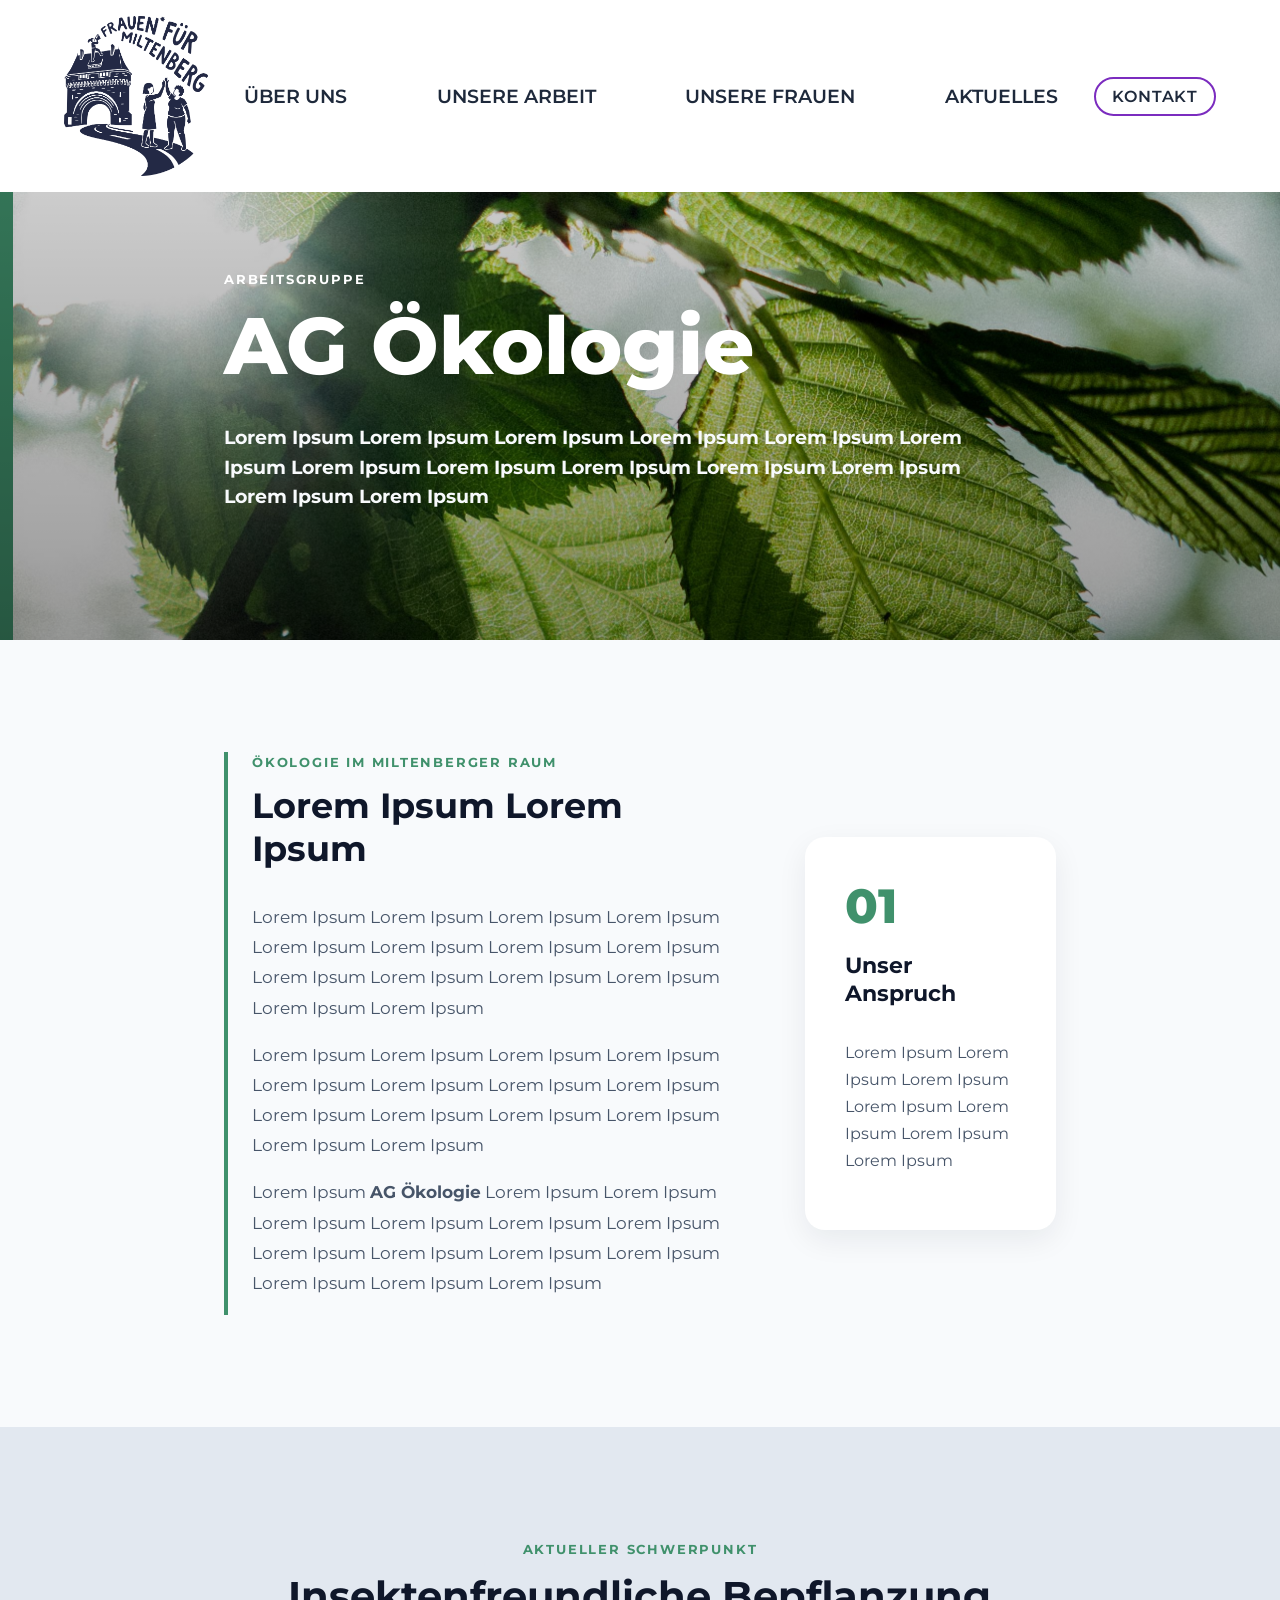
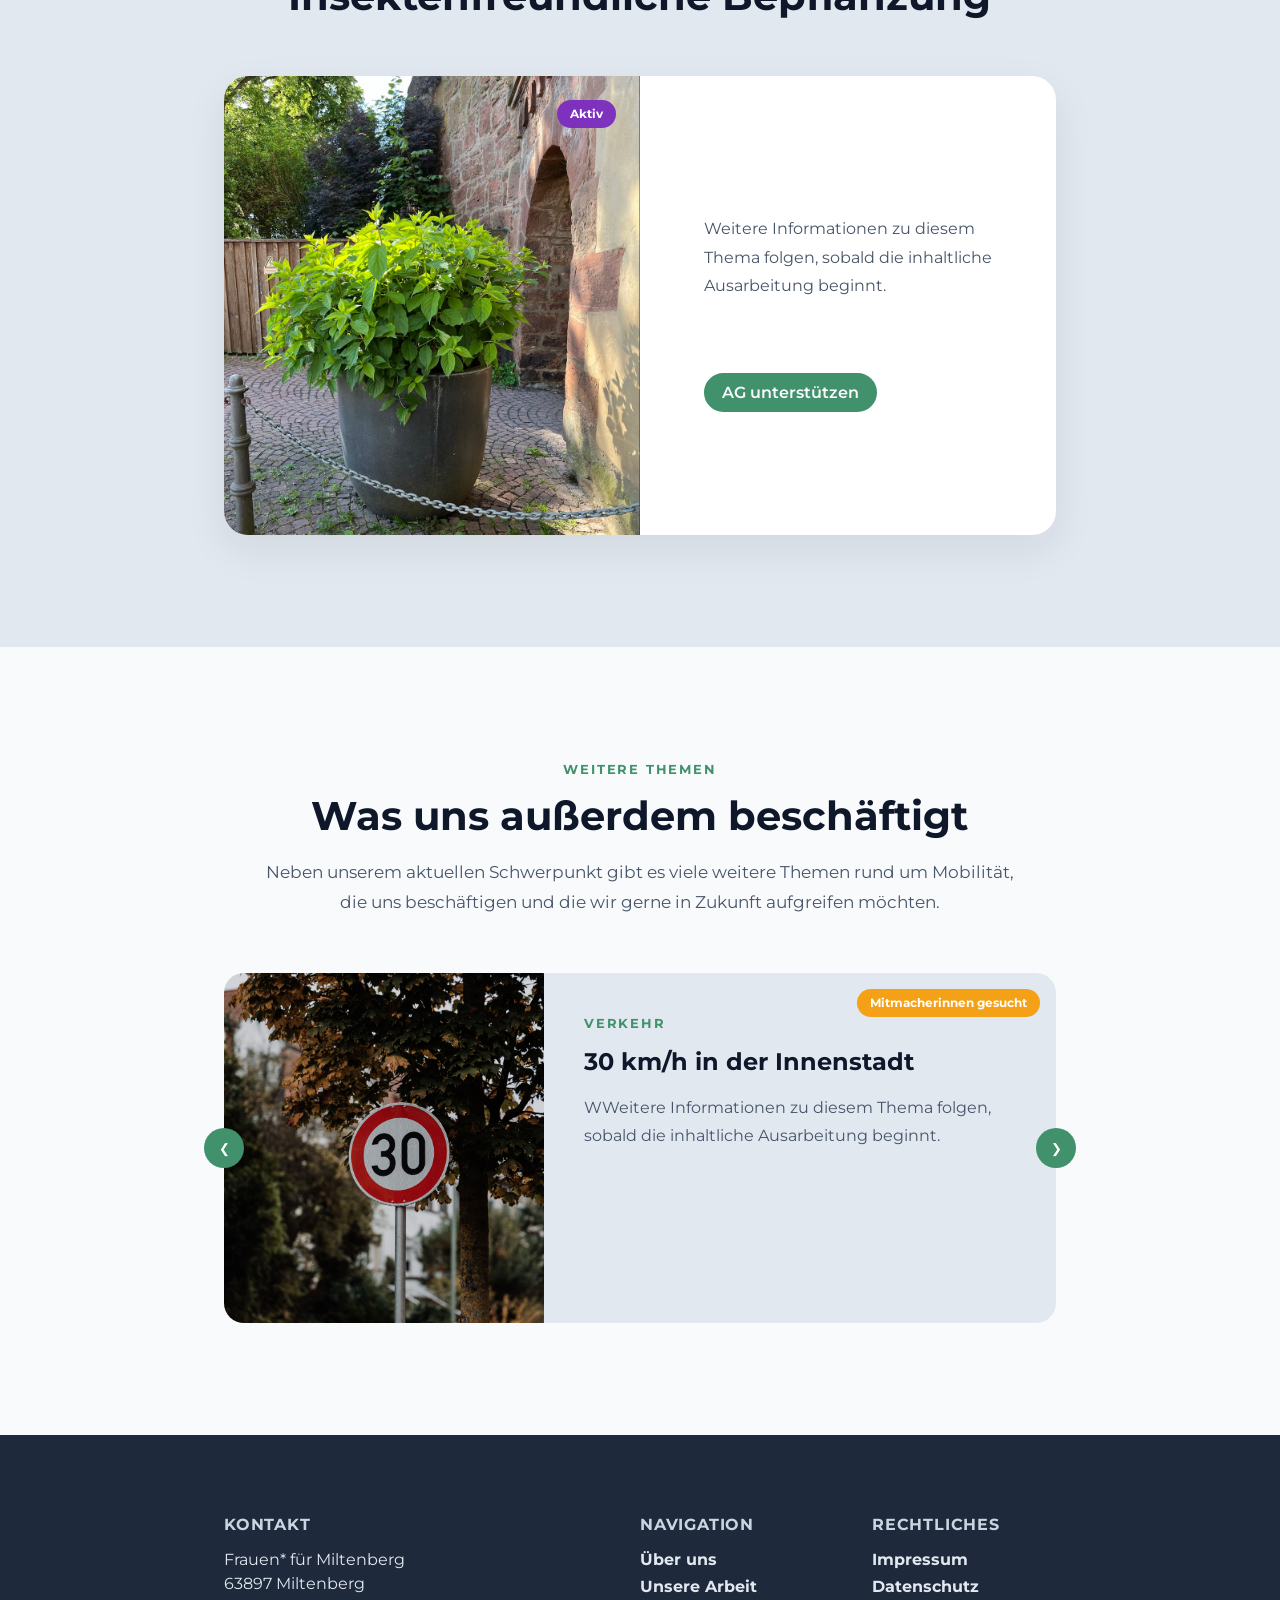
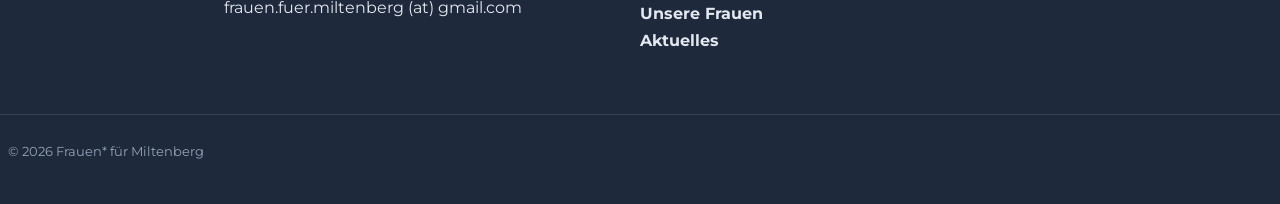
<file: oekologie.html>
<!DOCTYPE html>
<html lang="de">
<head>
    <meta charset="UTF-8">
    <meta name="viewport" content="width=device-width, initial-scale=1.0">
    <link rel="stylesheet" href="./style.css">
    <title>Frauen* für Miltenberg</title>
</head>

<body>

    <!-- HEADER -->
    <header class="site-header">
        
        <!-- LOGO -->
        <a href="index.html" class="logo-link">
            <img class="logo" src="./logo.png" alt="Frauen* für Miltenberg Logo">
        </a>    
        
        <!-- NAVIGATION -->
                <nav id="mobileNav">
            <ul id="nav1">
                <li><a class="nav1" href="index.html#ueber-uns">Über uns</a></li>
                <li class="nav-dropdown"><a class="nav1" href="index.html#unsere-arbeit">Unsere Arbeit</a>
                    <ul class="submenu">
                        <li><a href="oekologie.html">AG Ökologie</a></li>
                        <li><a href="familie.html">AG Familie</a></li>
                        <li><a href="berufundbildung.html">AG Beruf &amp; Bildung</a></li>
                        <li><a href="mobilitaet.html">AG Mobilität</a></li>
                        <li><a href="stadtplanung.html">AG Stadtplanung</a></li>
                        <li><a href="soziales.html">AG Soziales</a></li>
                    </ul>
                </li>
                <li><a class="nav1" href="index.html#unsere-frauen">Unsere Frauen</a></li>
                <li><a class="nav1" href="aktuelles.html">Aktuelles</a></li>
            </ul>            
            <a id="navbutton" href="kontakt.html">Kontakt</a>
        </nav>
        
        <!-- HAMBURGER -->
        <button id="hamburger" aria-label="Menü öffnen">
            <span></span>
            <span></span>
            <span></span>
        </button>

    </header> 

    <main>

    <!-- HERO -->
    <section id="hero--oekologie" class="ag-hero">
        <div class="hero-small-content">
            <span class="eyebrow ag-eyebrow">Arbeitsgruppe</span>

            <h1>AG Ökologie</h1>

            <p class="hero-slogan">
                Lorem Ipsum Lorem Ipsum Lorem Ipsum Lorem Ipsum Lorem Ipsum Lorem Ipsum 
                Lorem Ipsum Lorem Ipsum Lorem Ipsum Lorem Ipsum Lorem Ipsum Lorem Ipsum Lorem Ipsum 
            </p>
        </div>
    </section>


    <!-- ÜBER DIE AG -->
    <section id="ag-ueber-uns" class="ag-intro-section">

        <div class="container">

            <div class="ag-intro-grid">

                <div class="ag-intro-text-oekologie">

                    <span class="eyebrow-oekologie">Ökologie im Miltenberger Raum</span>

                    <h2>Lorem Ipsum Lorem Ipsum </h2>

                    <p>
                        Lorem Ipsum Lorem Ipsum Lorem Ipsum Lorem Ipsum Lorem Ipsum 
                        Lorem Ipsum Lorem Ipsum Lorem Ipsum Lorem Ipsum Lorem Ipsum 
                        Lorem Ipsum Lorem Ipsum Lorem Ipsum Lorem Ipsum 
                    </p>

                    <p>
                        Lorem Ipsum Lorem Ipsum Lorem Ipsum Lorem Ipsum Lorem Ipsum 
                        Lorem Ipsum Lorem Ipsum Lorem Ipsum Lorem Ipsum Lorem Ipsum 
                        Lorem Ipsum Lorem Ipsum Lorem Ipsum Lorem Ipsum 
                    </p>

                    <p>
                        Lorem Ipsum  <strong>AG Ökologie</strong> Lorem Ipsum Lorem Ipsum 
                        Lorem Ipsum Lorem Ipsum Lorem Ipsum Lorem Ipsum Lorem Ipsum 
                        Lorem Ipsum Lorem Ipsum Lorem Ipsum Lorem Ipsum Lorem Ipsum 
                        Lorem Ipsum 
                    </p>

                </div>

                <div class="ag-fact-card">

                    <span class="ag-fact-number-oekologie">01</span>

                    <h3>Unser Anspruch</h3>

                    <p>
                        Lorem Ipsum Lorem Ipsum Lorem Ipsum Lorem Ipsum 
                        Lorem Ipsum Lorem Ipsum Lorem Ipsum 
                    </p>

                </div>

            </div>

        </div>

    </section>


    <!-- AKTUELLER SCHWERPUNKT -->
    <section id="aktueller-schwerpunkt-oekologie" class="ag-focus-section">

        <div class="container">

            <div class="section-heading">

                <span class="eyebrow-oekologie">Aktueller Schwerpunkt</span>

                <h2>Insektenfreundliche Bepflanzung</h2>

            </div>

            <article class="ag-focus-card">

                <div class="ag-focus-image">

                    <img
                        src="./insektenfreundlich.jpg"
                        alt="Insektenfreundliche Bepflanzung"
                        loading="lazy">

                    <span class="status-badge aktiv">
                        Aktiv
                    </span>

                </div>


                <div class="ag-focus-content">

                    <p>
                        Weitere Informationen zu diesem Thema folgen, sobald die inhaltliche Ausarbeitung beginnt. <!--<br><br> Stichwörter: Dächer begrünen, Nachhaltige Beetbepflanzungen-->
                    </p>

                    <p>
                    </p>

                    <div class="ag-focus-actions">

                        <a href="kontakt.html" class="card-btn">
                            AG unterstützen
                        </a>

                    </div>

                </div>

            </article>

        </div>

    </section>


    <!-- WEITERE THEMEN -->
    <section id="weitere-themen" class="ag-themen-section">

        <div class="container">

            <div class="section-heading">

                <span class="eyebrow-oekologie">Weitere Themen</span>

                <h2>Was uns außerdem beschäftigt</h2>

                <p>
                    Neben unserem aktuellen Schwerpunkt gibt es viele weitere
                    Themen rund um Mobilität, die uns beschäftigen und die wir
                    gerne in Zukunft aufgreifen möchten.
                </p>

            </div>


            <div class="themen-wrapper">

                <button
                    class="themen-slider-btn-oekologie left"
                    id="themenPrev"
                    aria-label="Vorheriges Thema">
                    &#10094;
                </button>


                <div class="slider-viewport">

                    <div class="themen-slider">


                        <!-- THEMA 1 -->
                        <article class="thema">

                            <div class="status-badge gesucht">
                                Mitmacherinnen gesucht
                            </div>
                            
                            <div class="thema-image">
                                <img src="dreizigkm.jpg" 
                                alt="30 km/h in der Innenstadt"
                                loading="lazy">
                            </div>

                            <div class="thema-content">

                                <span class="eyebrow-oekologie">
                                    Verkehr
                                </span>

                                <h3>
                                    30 km/h in der Innenstadt
                                </h3>

                                <p>
                                    WWeitere Informationen zu diesem Thema folgen, sobald die inhaltliche Ausarbeitung beginnt.
                                </p>
                              
                            </div>

                        </article>


                        <!-- THEMA 2 -->
                        <article class="thema">

                            <div class="status-badge gesucht">
                                Mitmacherinnen gesucht
                            </div>

                            <div class="thema-image">
                                <img src="fahrrad.jpg"
                                alt="Sichere Fahrradwege"
                                loading="lazy">
                            </div>

                            <div class="thema-content">

                                <span class="eyebrow-oekologie">
                                    Radverkehr
                                </span>

                                <h3>
                                    Sichere Fahrradwege
                                </h3>

                                <p>
                                    Weitere Informationen zu diesem Thema folgen, sobald die inhaltliche Ausarbeitung beginnt.
                                </p>
                              
                            </div>

                        </article>


                        <!-- THEMA 3 -->
                        <article class="thema">

                            <div class="status-badge gesucht">
                                Mitmacherinnen gesucht
                            </div>

                            <div class="thema-image">
                                <img src="e-ladestation.jpg"
                                alt="E-Ladestationen"
                                loading="lazy">
                            </div>

                            <div class="thema-content">

                                <span class="eyebrow-oekologie">
                                    E-Mobilität
                                </span>

                                <h3>
                                    Ausbau von E-Ladestationen
                                </h3>

                                <p>
                                    Weitere Informationen zu diesem Thema folgen, sobald die inhaltliche Ausarbeitung beginnt.
                                </p>

                            </div>

                        </article>


                        <!-- THEMA 4 -->
                        <article class="thema">

                            <div class="status-badge gesucht">
                                Mitmacherinnen gesucht
                            </div>

                            <div class="thema-image">
                                <img src="nahverkehr.jpg"
                                alt="Öffentlicher Nahverkehr"
                                loading="lazy">
                            </div>

                            <div class="thema-content">

                                <span class="eyebrow-oekologie">
                                    ÖPNV
                                </span>

                                <h3>
                                    Öffentlichen Nahverkehr erweitern
                                </h3>

                                <p>
                                    Weitere Informationen zu diesem Thema folgen, sobald die inhaltliche Ausarbeitung beginnt. <!--<br><br>Stichwörter: Vor allem abends & nachts-->
                                </p>

                            </div>

                        </article>


                        <!-- THEMA 5 -->
                        <article class="thema">

                            <div class="status-badge gesucht">
                                Mitmacherinnen gesucht
                            </div>

                            <div class="thema-image">
                                <img src="verbindung-ffm-mil.jpg"
                                alt="Verbindung zwischen Miltenberg und Frankfurt"
                                loading="lazy">
                            </div>

                            <div class="thema-content">

                                <span class="eyebrow-oekologie">
                                    Bahn
                                </span>

                                <h3>
                                    Direkte Verbindung Miltenberg–Frankfurt
                                </h3>

                                <p>
                                    Weitere Informationen zu diesem Thema folgen, sobald die inhaltliche Ausarbeitung beginnt.
                                </p>

                            </div>

                        </article>
                        
                        <!-- THEMA 6 -->
                        <article class="thema">

                            <div class="status-badge gesucht">
                                Mitmacherinnen gesucht
                            </div>

                            <div class="thema-image">
                                <img src="klimafest.jpg"
                                alt="Klimafeste Stadt"
                                loading="lazy">
                            </div>

                            <div class="thema-content">

                                <span class="eyebrow-oekologie">
                                    Klima
                                </span>

                                <h3>
                                    Klimafeste Stadt
                                </h3>

                                <p>
                                    Weitere Informationen zu diesem Thema folgen, sobald die inhaltliche Ausarbeitung beginnt.
                                </p>

                            </div>

                        </article>

                         <!-- THEMA 7 -->
                        <article class="thema">

                            <div class="status-badge gesucht">
                                Mitmacherinnen gesucht
                            </div>

                            <div class="thema-image">
                                <img src="secondhand.jpg"
                                alt="Schöne Second Hand für Erwachsene"
                                loading="lazy">
                            </div>

                            <div class="thema-content">

                                <span class="eyebrow-oekologie">
                                    Gebraucht
                                </span>

                                <h3>
                                    Schöne Second Hand für Erwachsene
                                </h3>

                                <p>
                                    Weitere Informationen zu diesem Thema folgen, sobald die inhaltliche Ausarbeitung beginnt.
                                </p>

                            </div>

                        </article>

                        <!-- THEMA 8 -->
                        <article class="thema">

                            <div class="status-badge gesucht">
                                Mitmacherinnen gesucht
                            </div>

                            <div class="thema-image">
                                <img src="fundgrube.jpg"
                                alt="Fundgrube Recyclinghof"
                                loading="lazy">
                            </div>

                            <div class="thema-content">

                                <span class="eyebrow-oekologie">
                                    Gebraucht
                                </span>

                                <h3>
                                    Fundgrube am Recyclinghof
                                </h3>

                                <p>
                                    Weitere Informationen zu diesem Thema folgen, sobald die inhaltliche Ausarbeitung beginnt.
                                </p>

                            </div>

                        </article>

                          <!-- THEMA 9 -->
                        <article class="thema">

                            <div class="status-badge gesucht">
                                Mitmacherinnen gesucht
                            </div>

                            <div class="thema-image">
                                <img src="freizeitbank.jpg"
                                alt="Freizeitbank"
                                loading="lazy">
                            </div>

                            <div class="thema-content">

                                <span class="eyebrow-oekologie">
                                    Verleih
                                </span>

                                <h3>
                                    Freizeitbank
                                </h3>

                                <p>
                                    Weitere Informationen zu diesem Thema folgen, sobald die inhaltliche Ausarbeitung beginnt. <!--<br><br>Stichwörter: Gratis Verleih von Sportequipment bis zu Instrumente und Werkzeuge-->
                                </p>

                            </div>

                        </article>

                        <!-- THEMA 10 -->
                        <article class="thema">

                            <div class="status-badge gesucht">
                                Mitmacherinnen gesucht
                            </div>

                            <div class="thema-image">
                                <img src="ernaehrung.jpg"
                                alt="Biolebensmittel in öffentliche Einrichtungen"
                                loading="lazy">
                            </div>

                            <div class="thema-content">

                                <span class="eyebrow-oekologie">
                                    Ernährung
                                </span>

                                <h3>
                                    Nachhaltiges Essensangebot in Schulen und Kitas, inkl. konzept für Abfallverminderung
                                </h3>

                                <p>
                                    Weitere Informationen zu diesem Thema folgen, sobald die inhaltliche Ausarbeitung beginnt.
                                </p>

                            </div>

                        </article>

                    </div>

                </div>


                <button
                    class="themen-slider-btn-oekologie right"
                    id="themenNext"
                    aria-label="Nächstes Thema">
                    &#10095;
                </button>

            </div>

        </div>

    </section>

</main>

    
    <!--FOOTER -->

    <footer>

    <div class="footer-inner">

        <div class="footer-col">
            <h3>Kontakt</h3>
            <p>Frauen* für Miltenberg</p>
            <p>63897 Miltenberg</p>
            <p>frauen.fuer.miltenberg (at) gmail.com</p>
        </div>

        <div class="footer-col">
            <h3>Navigation</h3>
            <ul>
                <li><a href="#ueber-uns">Über uns</a></li>
                <li><a href="#unsere-arbeit">Unsere Arbeit</a></li>
                <li><a href="#unsere-frauen">Unsere Frauen</a></li>
                <li><a href="aktuelles.html">Aktuelles</a></li>
            </ul>
        </div>

        <div class="footer-col">
            <h3>Rechtliches</h3>
            <ul>
                <li><a href="impressum.html">Impressum</a></li>
                <li><a href="datenschutz.html">Datenschutz</a></li>
            </ul>
        </div>

    </div>

    <div class="footer-bottom">
        <p>© 2026 Frauen* für Miltenberg</p>
    </div>

</footer>
<script src="script.js" defer></script>

</body>
</html>
</file>
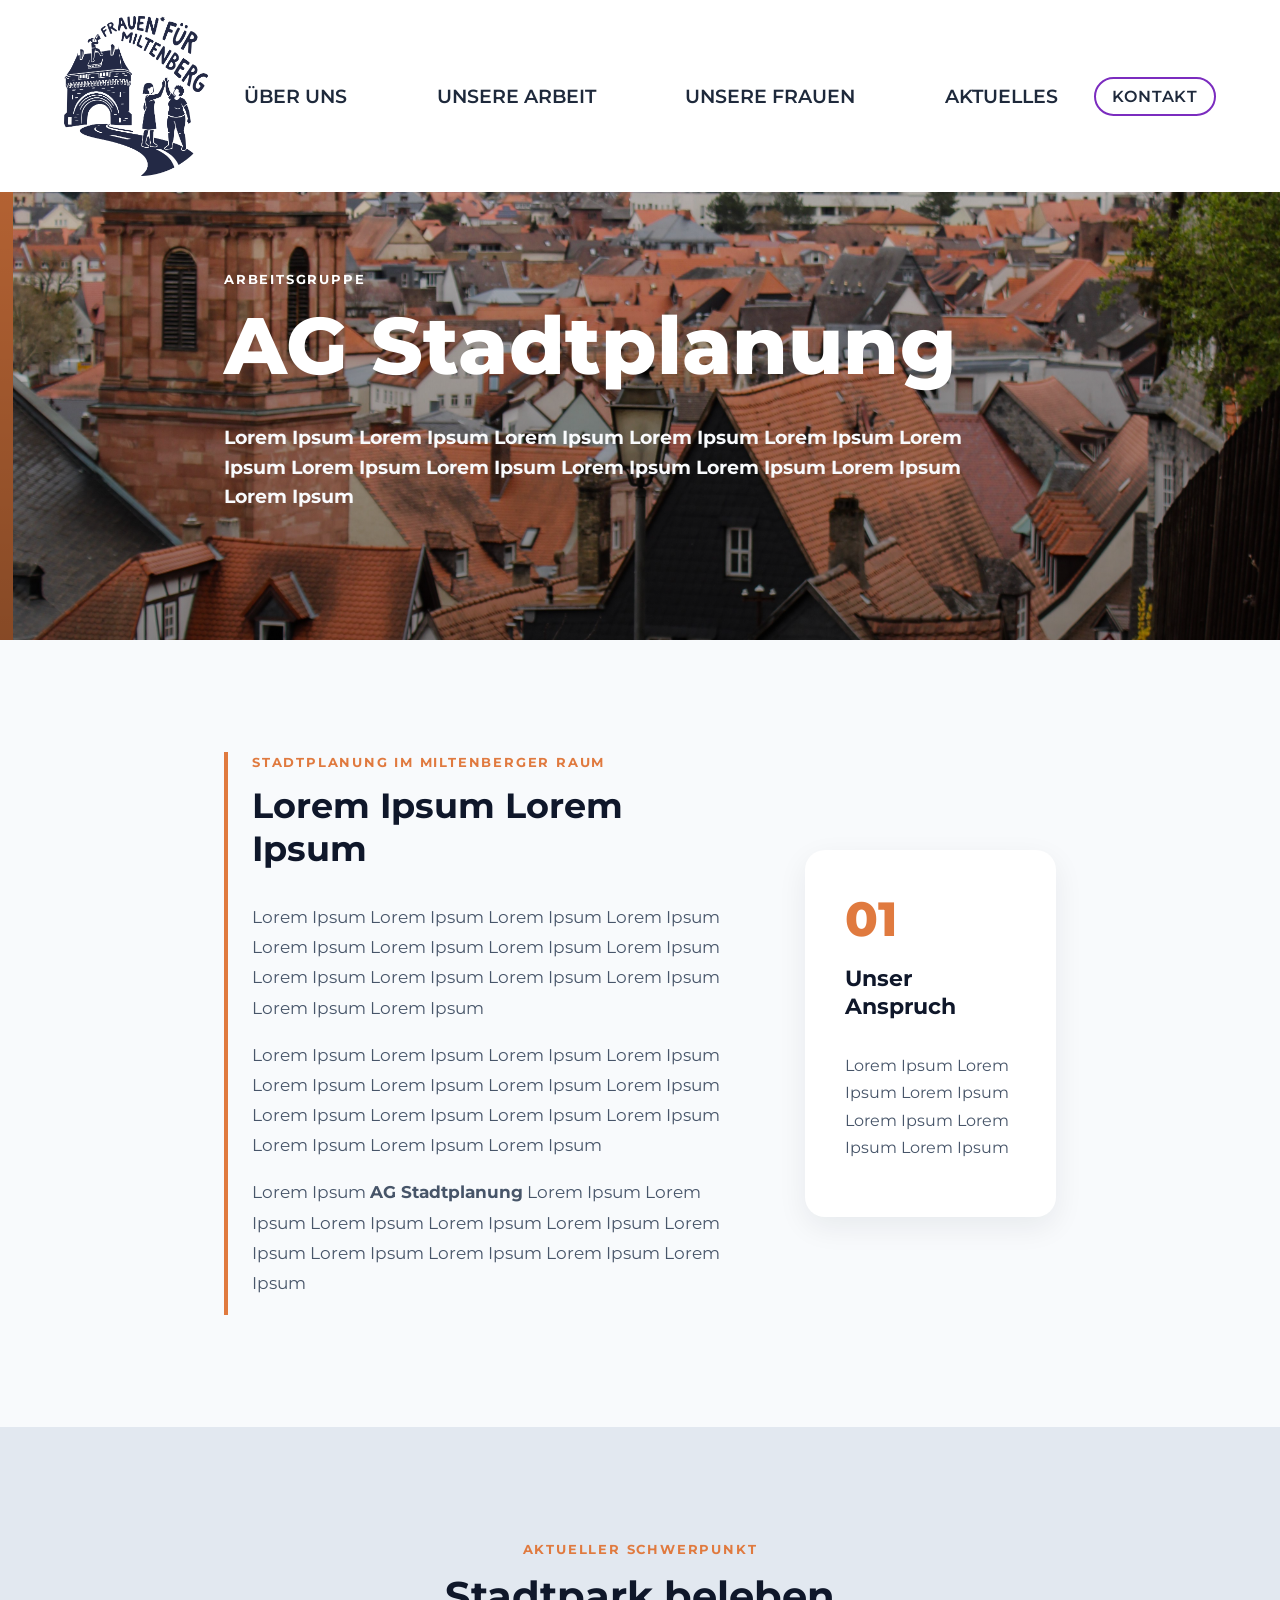
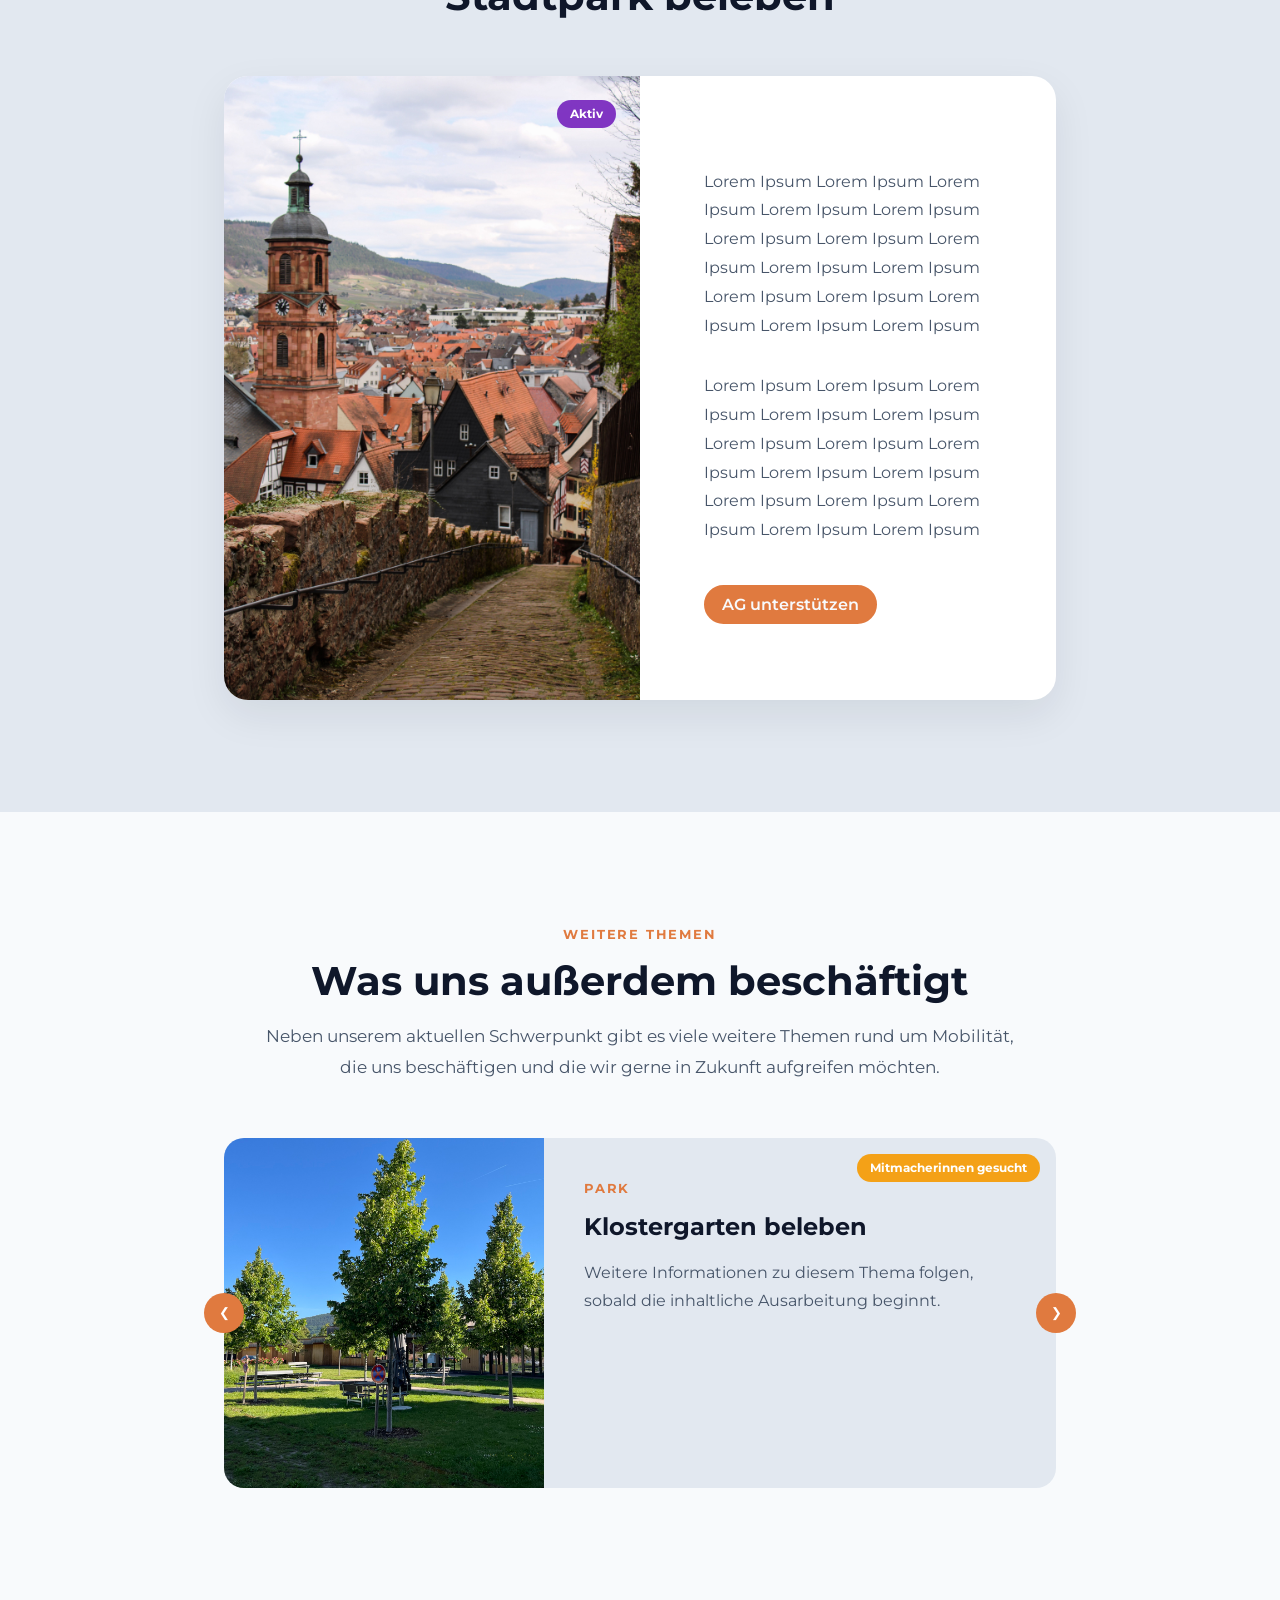
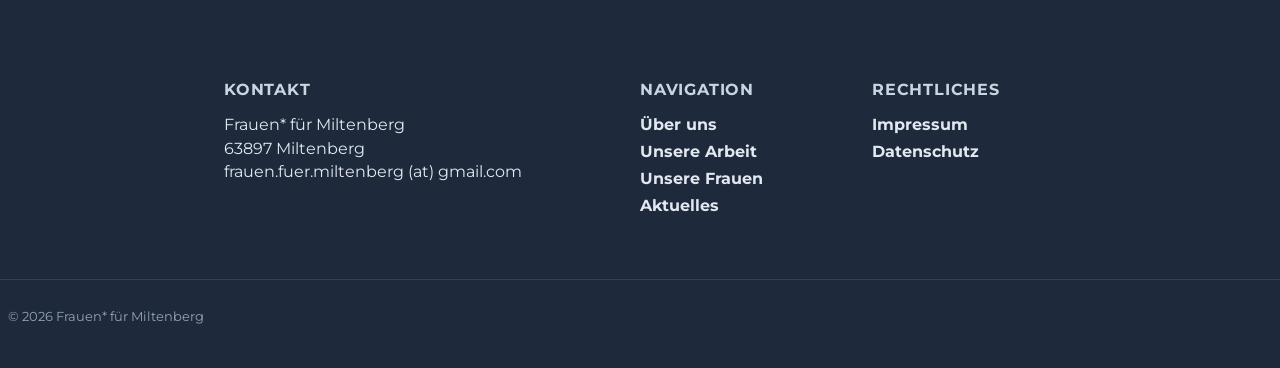
<file: stadtplanung.html>
<!DOCTYPE html>
<html lang="de">
<head>
    <meta charset="UTF-8">
    <meta name="viewport" content="width=device-width, initial-scale=1.0">
    <link rel="stylesheet" href="./style.css">
    <title>Frauen* für Miltenberg</title>
</head>

<body>

    <!-- HEADER -->
    <header class="site-header">
        
        <!-- LOGO -->
        <a href="index.html" class="logo-link">
            <img class="logo" src="./logo.png" alt="Frauen* für Miltenberg Logo">
        </a>    
        
        <!-- NAVIGATION -->
                <nav id="mobileNav">
            <ul id="nav1">
                <li><a class="nav1" href="index.html#ueber-uns">Über uns</a></li>
                <li class="nav-dropdown"><a class="nav1" href="index.html#unsere-arbeit">Unsere Arbeit</a>
                    <ul class="submenu">
                        <li><a href="oekologie.html">AG Ökologie</a></li>
                        <li><a href="familie.html">AG Familie</a></li>
                        <li><a href="berufundbildung.html">AG Beruf &amp; Bildung</a></li>
                        <li><a href="mobilitaet.html">AG Mobilität</a></li>
                        <li><a href="stadtplanung.html">AG Stadtplanung</a></li>
                        <li><a href="soziales.html">AG Soziales</a></li>
                    </ul>
                </li>
                <li><a class="nav1" href="index.html#unsere-frauen">Unsere Frauen</a></li>
                <li><a class="nav1" href="aktuelles.html">Aktuelles</a></li>
            </ul>            
            <a id="navbutton" href="kontakt.html">Kontakt</a>
        </nav>
        
        <!-- HAMBURGER -->
        <button id="hamburger" aria-label="Menü öffnen">
            <span></span>
            <span></span>
            <span></span>
        </button>

    </header> 

    <main>

    <!-- HERO -->
    <section id="hero--stadtplanung" class="ag-hero">
        <div class="hero-small-content">
            <span class="eyebrow ag-eyebrow">Arbeitsgruppe</span>

            <h1>AG Stadtplanung</h1>

            <p class="hero-slogan">
                Lorem Ipsum Lorem Ipsum Lorem Ipsum Lorem Ipsum Lorem Ipsum Lorem Ipsum 
                Lorem Ipsum Lorem Ipsum Lorem Ipsum Lorem Ipsum Lorem Ipsum Lorem Ipsum 
            </p>
        </div>
    </section>


    <!-- ÜBER DIE AG -->
    <section id="ag-ueber-uns" class="ag-intro-section">

        <div class="container">

            <div class="ag-intro-grid">

                <div class="ag-intro-text-stadtplanung">

                    <span class="eyebrow-stadtplanung">Stadtplanung im Miltenberger Raum</span>

                    <h2>Lorem Ipsum Lorem Ipsum </h2>

                    <p>
                        Lorem Ipsum Lorem Ipsum Lorem Ipsum Lorem Ipsum Lorem Ipsum 
                        Lorem Ipsum Lorem Ipsum Lorem Ipsum Lorem Ipsum Lorem Ipsum 
                        Lorem Ipsum Lorem Ipsum Lorem Ipsum Lorem Ipsum 
                    </p>

                    <p>
                        Lorem Ipsum Lorem Ipsum Lorem Ipsum Lorem Ipsum Lorem Ipsum 
                        Lorem Ipsum Lorem Ipsum Lorem Ipsum Lorem Ipsum Lorem Ipsum 
                        Lorem Ipsum Lorem Ipsum Lorem Ipsum Lorem Ipsum Lorem Ipsum 
                    </p>

                    <p>
                        Lorem Ipsum  <strong>AG Stadtplanung</strong> Lorem Ipsum 
                        Lorem Ipsum Lorem Ipsum Lorem Ipsum Lorem Ipsum Lorem Ipsum 
                        Lorem Ipsum Lorem Ipsum Lorem Ipsum Lorem Ipsum 
                    </p>

                </div>

                <div class="ag-fact-card">

                    <span class="ag-fact-number-stadtplanung">01</span>

                    <h3>Unser Anspruch</h3>

                    <p>
                        Lorem Ipsum Lorem Ipsum Lorem Ipsum Lorem Ipsum 
                        Lorem Ipsum Lorem Ipsum 
                    </p>

                </div>

            </div>

        </div>

    </section>


    <!-- AKTUELLER SCHWERPUNKT -->
    <section id="aktueller-schwerpunkt-stadtplanung" class="ag-focus-section">

        <div class="container">

            <div class="section-heading">

                <span class="eyebrow-stadtplanung">Aktueller Schwerpunkt</span>

                <h2>Stadtpark beleben</h2>

            </div>


            <article class="ag-focus-card">

                <div class="ag-focus-image">

                    <img
                        src="miltenberg.jpg"
                        alt="Stadtpark"
                        loading="lazy"
                    >

                    <span class="status-badge aktiv">
                        Aktiv
                    </span>

                </div>


                <div class="ag-focus-content">
                    
                    <p>
                        Lorem Ipsum Lorem Ipsum Lorem Ipsum Lorem Ipsum Lorem Ipsum 
                        Lorem Ipsum Lorem Ipsum Lorem Ipsum Lorem Ipsum Lorem Ipsum 
                        Lorem Ipsum Lorem Ipsum Lorem Ipsum Lorem Ipsum Lorem Ipsum 
                    </p>

                    <p>
                        Lorem Ipsum Lorem Ipsum Lorem Ipsum Lorem Ipsum Lorem Ipsum 
                        Lorem Ipsum Lorem Ipsum Lorem Ipsum Lorem Ipsum Lorem Ipsum 
                        Lorem Ipsum Lorem Ipsum Lorem Ipsum Lorem Ipsum Lorem Ipsum 
                    </p>

                    <div class="ag-focus-actions">

                        <a href="kontakt.html" class="card-btn">
                            AG unterstützen
                        </a>

                    </div>

                </div>

            </article>

        </div>

    </section>


    <!-- WEITERE THEMEN -->
    <section id="weitere-themen" class="ag-themen-section">

        <div class="container">

            <div class="section-heading">

                <span class="eyebrow-stadtplanung">Weitere Themen</span>

                <h2>Was uns außerdem beschäftigt</h2>

                <p>
                    Neben unserem aktuellen Schwerpunkt gibt es viele weitere
                    Themen rund um Mobilität, die uns beschäftigen und die wir
                    gerne in Zukunft aufgreifen möchten.
                </p>

            </div>


            <div class="themen-wrapper">

                <button
                    class="themen-slider-btn-stadtplanung left"
                    id="themenPrev"
                    aria-label="Vorheriges Thema">
                    &#10094;
                </button>


                <div class="slider-viewport">

                    <div class="themen-slider">


                        <!-- THEMA 1 -->
                        <article class="thema">

                            <div class="status-badge gesucht">
                                Mitmacherinnen gesucht
                            </div>
                            
                            <div class="thema-image">
                                <img src="./Klostergarten.jpg" 
                                alt="Klostergarten"
                                loading="lazy">
                            </div>

                            <div class="thema-content">

                                <span class="eyebrow-stadtplanung">
                                    Park
                                </span>

                                <h3>
                                    Klostergarten beleben
                                </h3>

                                <p>
                                    Weitere Informationen zu diesem Thema folgen, sobald die inhaltliche Ausarbeitung beginnt.
                                </p>
                              
                            </div>

                        </article>


                        <!-- THEMA 2 -->
                        <article class="thema">

                            <div class="status-badge gesucht">
                                Mitmacherinnen gesucht
                            </div>

                            <div class="thema-image">
                                <img src="spielplatz.jpg"
                                alt="Spielplatz"
                                loading="lazy">
                            </div>

                            <div class="thema-content">

                                <span class="eyebrow-stadtplanung">
                                    Spielplatz
                                </span>

                                <h3>
                                    Ausbau und Aufwertung von Spielplätzen für alle Altersgruppen
                                </h3>

                                <p>
                                    Weitere Informationen zu diesem Thema folgen, sobald die inhaltliche Ausarbeitung beginnt. <!--<br><br>Stichwörter: Beschattung, Wasserspielplatz, Miltenberg Nord, Jugend, Erwachsene, Senioren, Bolzplatz, Basketball, Volleyball, Fußball-->
                                </p>
                              
                            </div>

                        </article>


                        <!-- THEMA 3 -->
                        <article class="thema">

                            <div class="status-badge gesucht">
                                Mitmacherinnen gesucht
                            </div>

                            <div class="thema-image">
                                <img src="spieltisch.jpg"
                                alt="Spieltisch"
                                loading="lazy">
                            </div>

                            <div class="thema-content">

                                <span class="eyebrow-stadtplanung">
                                    Begegnung
                                </span>

                                <h3>
                                    Begegnungsmöglichkeiten in allen Stadtteilen für alle Altersgruppen
                                </h3>

                                <p>
                                    Weitere Informationen zu diesem Thema folgen, sobald die inhaltliche Ausarbeitung beginnt. <!--<br><br> Stichwörter: Altes Bahnhofsgelände, Innenstadt mit z.B. Spieltische-->
                                </p>

                            </div>

                        </article>


                        <!-- THEMA 4 -->
                        <article class="thema">

                            <div class="status-badge gesucht">
                                Mitmacherinnen gesucht
                            </div>

                            <div class="thema-image">
                                <img src="buergerhaus.jpg"
                                alt="Bürgerhaus"
                                loading="lazy">
                            </div>

                            <div class="thema-content">

                                <span class="eyebrow-stadtplanung">
                                    Begegnung
                                </span>

                                <h3>
                                    Bürgerhaus eröffnen
                                </h3>

                                <p>
                                    Weitere Informationen zu diesem Thema folgen, sobald die inhaltliche Ausarbeitung beginnt.<!--<br><br> Stichwörter: Amtsgericht - Treffpunkt für alle Altersgruppen-->
                                </p>

                            </div>

                        </article>


                        <!-- THEMA 5 -->
                        <article class="thema">

                            <div class="status-badge gesucht">
                                Mitmacherinnen gesucht
                            </div>

                            <div class="thema-image">
                                <img src="leerstand.jpg"
                                alt="Öffentlicher Werkstatt"
                                loading="lazy">
                            </div>

                            <div class="thema-content">

                                <span class="eyebrow-stadtplanung">
                                    Belebte Stadt
                                </span>

                                <h3>
                                    Leerstandmanagement
                                </h3>

                                <p>
                                    Weitere Informationen zu diesem Thema folgen, sobald die inhaltliche Ausarbeitung beginnt.<!--<br><br> Stichwörter: Konzept für Einzelhandel (miete und mehrere Läden gleichzeitig), Offene Werkstatt (Zimmern, Schmiede, Töpfern, Nähen, Farbe, Musik), Freizeitbank, Second hand Laden Erwachsene, Bürgerhaus, Mo-Fri Familienzentrum, Regalmiete für Gründer*innen, Raum für den Jugend (selbstgestaltet), Ausstellung-->
                                </p>

                            </div>

                        </article>

                        <!-- THEMA 6 -->
                        <article class="thema">

                            <div class="status-badge gesucht">
                                Mitmacherinnen gesucht
                            </div>

                            <div class="thema-image">
                                <img src="grillplatz.jpg"
                                alt="Grillplatz"
                                loading="lazy">
                            </div>

                            <div class="thema-content">

                                <span class="eyebrow-stadtplanung">
                                    Aufenthaltsmöglichkeiten
                                </span>

                                <h3>
                                    Schöne Aufenthaltsmöglichkeiten in der Innenstadt und Außerhalb
                                </h3>

                                <p>
                                    Weitere Informationen zu diesem Thema folgen, sobald die inhaltliche Ausarbeitung beginnt.<!--<br><br> Stichwörter:Nicht nur Konsum, Grillplätze, Strand-->
                                </p>

                            </div>

                        </article>

                        <!-- THEMA 7 -->
                        <article class="thema">

                            <div class="status-badge gesucht">
                                Mitmacherinnen gesucht
                            </div>

                            <div class="thema-image">
                                <img src="barfußpfad.jpg"
                                alt="Barfußpfad"
                                loading="lazy">
                            </div>

                            <div class="thema-content">

                                <span class="eyebrow-stadtplanung">
                                    Naturerlebnisse
                                </span>

                                <h3>
                                    Barfußpfad weiterentwickeln
                                </h3>

                                <p>
                                    Weitere Informationen zu diesem Thema folgen, sobald die inhaltliche Ausarbeitung beginnt.
                                </p>

                            </div>

                        </article>

                        <!-- THEMA 8 -->
                        <article class="thema">

                            <div class="status-badge gesucht">
                                Mitmacherinnen gesucht
                            </div>

                            <div class="thema-image">
                                <img src="beschattung.jpg"
                                alt="Beschattung"
                                loading="lazy">
                            </div>

                            <div class="thema-content">

                                <span class="eyebrow-stadtplanung">
                                    Beschattung
                                </span>

                                <h3>
                                    Mehr Beschattung
                                </h3>

                                <p>
                                    Weitere Informationen zu diesem Thema folgen, sobald die inhaltliche Ausarbeitung beginnt.<!--<br><br> Stichwörter: Vorzugsweise natürliche Beschattung-->
                                </p>

                            </div>

                        </article>

                        <!-- THEMA 9 -->
                        <article class="thema">

                            <div class="status-badge gesucht">
                                Mitmacherinnen gesucht
                            </div>

                            <div class="thema-image">
                                <img src="barrierefreiheit.jpg"
                                alt="Barrierefreiheit"
                                loading="lazy">
                            </div>

                            <div class="thema-content">

                                <span class="eyebrow-stadtplanung">
                                    Inklusion
                                </span>

                                <h3>
                                    Barrierefreiheit
                                </h3>

                                <p>
                                    Weitere Informationen zu diesem Thema folgen, sobald die inhaltliche Ausarbeitung beginnt.
                                </p>

                            </div>

                        </article>

                    </div>

                </div>


                <button
                    class="themen-slider-btn-stadtplanung right"
                    id="themenNext"
                    aria-label="Nächstes Thema">
                    &#10095;
                </button>

            </div>

        </div>

    </section>

</main>

    
    <!--FOOTER -->

    <footer>

    <div class="footer-inner">

        <div class="footer-col">
            <h3>Kontakt</h3>
            <p>Frauen* für Miltenberg</p>
            <p>63897 Miltenberg</p>
            <p>frauen.fuer.miltenberg (at) gmail.com</p>
        </div>

        <div class="footer-col">
            <h3>Navigation</h3>
            <ul>
                <li><a href="#ueber-uns">Über uns</a></li>
                <li><a href="#unsere-arbeit">Unsere Arbeit</a></li>
                <li><a href="#unsere-frauen">Unsere Frauen</a></li>
                <li><a href="aktuelles.html">Aktuelles</a></li>
            </ul>
        </div>

        <div class="footer-col">
            <h3>Rechtliches</h3>
            <ul>
                <li><a href="impressum.html">Impressum</a></li>
                <li><a href="datenschutz.html">Datenschutz</a></li>
            </ul>
        </div>

    </div>

    <div class="footer-bottom">
        <p>© 2026 Frauen* für Miltenberg</p>
    </div>

</footer>
<script src="script.js" defer></script>

</body>
</html>
</file>
<file: style.css>
@font-face {
    font-family: 'Montserrat';
    src: url('./Montserrat-Regular.ttf') format('truetype');
    font-weight: 400;
}

@font-face {
    font-family: 'Montserrat';
    src: url('./Montserrat-Medium.ttf') format('truetype');
    font-weight: 500;
}

@font-face {
    font-family: 'Montserrat';
    src: url('./Montserrat-SemiBold.ttf') format('truetype');
    font-weight: 600;
}

@font-face {
    font-family: 'Montserrat';
    src: url('./Montserrat-Bold.ttf') format('truetype');
    font-weight: 700;
}

@font-face {
    font-family: 'Montserrat';
    src: url('./Montserrat-ExtraBold.ttf') format('truetype');
    font-weight: 800;
}

:root {

    --primary: #7B2CBF;
    --primary-dark: #5A189A;

    --text: #1E293B;
    --heading: #0F172A;

    --background: #F8FAFC;
    --light: #E2E8F0;
    --white: #FFFFFF;

    --gray: #475569;
    --muted: #64748b;

    --mobilitaet: #168AAD;
    --oekologie: #40916C;
    --soziales: #D65A6F;
    --familie: #D9A441;
    --berufundbildung: #457B9D;
    --stadtplanung: #E07A3F;
    

}

body {
    margin: 0;
    font-family: 'Montserrat', sans-serif;
    color: var(--text);
    background-color: var(--background);
}

h1 {
    font-size: 5rem;
    font-weight: 800;
    line-height: 1.1428;
    color: var(--white);
    margin-bottom: 2rem;
    font-family: 'Montserrat', Arial, Helvetica, sans-serif;
    max-width: 600px;
}

h2,
h3 {
    font-weight: 700;
    color: var(--heading);
}

h2 {
    font-size: 2.2rem;
}

h3 {
    font-size: 1.2rem;
}

a {
    text-decoration: none;
    color: var(--text);
    font-weight: 700;
}

a:hover {
    color: var(--primary);
}

img {
    max-width: 100%;
    display: block;
}

.container {
    width: 65%;
    margin: 0 auto;
}

/* =========================================
   HEADER
========================================= */
.site-header {
    position: sticky;
    top: 0;
    z-index: 1000;
    display: grid;
    grid-template-columns: auto 1fr auto;
    align-items: center; 
    height: 12rem;
    background-color: var(--white);
    color: var(--text);
    padding: 0 5%;
}
/* =========================================
   LOGO
========================================= */
.logo {
    height: 10rem;
}

/* =========================================
   NAVIGATION
========================================= */
nav {
    display: contents;
}

#nav1 {
    grid-column: 2;
    display: flex;
    align-items: center;
    justify-content: center;
    gap: 4rem;
    font-size: 1.16rem;
    list-style: none;
    margin: 0;
    padding: 0;
}

.nav1 {
    text-decoration: none;
    text-transform: uppercase;
    color: var(--text);
    font-weight: 600;
    padding: 0.5rem 0.8rem;
}

#navbutton {
    padding: 0.5rem 1rem;
    border: 2px solid var(--primary);
    border-radius: 2rem;
    color: var(--text);
    display: inline-block;
    transition: 0.2s;
    text-transform: uppercase;
    font-weight: 600;
    letter-spacing: 0.05em;
    white-space: nowrap;
    grid-column: 3;
}

#navbutton:hover {
    background-color: var(--primary);
    color: var(--background);
    border-color: var(--primary);
}

/* =========================================
   NAVIGATION DROPDOWN
========================================= */

.nav-dropdown {
    position: relative;
}

/* Untermenü */

.nav-dropdown .submenu {
    position: absolute;
    top: calc(100% + 10px);
    left: 0;
    transform: translateY(-10px);

    min-width: 240px;
    margin: 0;
    padding: 0.7rem 0;

    list-style: none;

    background: var(--white);
    border-radius: 14px;
    box-shadow: 0 15px 40px rgba(0, 0, 0, 0.12);

    opacity: 0;
    visibility: hidden;
    pointer-events: none;

    transition:
        opacity 0.2s ease,
        transform 0.2s ease,
        visibility 0.2s ease;

    z-index: 3000;
}

.nav-dropdown::after {
    content: "";
    position: absolute;
    top: 100%;
    left: 0;
    width: 100%;
    height: 15px;
}
/* Untermenü Links */

.nav-dropdown .submenu li {
    margin: 0;
}

.nav-dropdown .submenu a {
    display: block;

    padding: 0.75rem 1.2rem;

    color: var(--text);
    font-size: 0.95rem;
    font-weight: 600;
    text-transform: uppercase;

    white-space: nowrap;

    transition:
        background-color 0.2s ease,
        color 0.2s ease;
}

/* Hover */

.nav-dropdown .submenu a:hover {
    background-color: rgba(123, 44, 191, 0.08);
    color: var(--primary);
}

/* Dropdown öffnen */

.nav-dropdown:hover .submenu,
.nav-dropdown:focus-within .submenu {
    opacity: 1;
    visibility: visible;
    pointer-events: auto;

    transform: translateY(0);
}

/* =========================================
   HAMBURGER MENU
========================================= */

#hamburger {
    display: none;
    flex-direction: column;
    justify-content: center;
    gap: 5px;
    background: transparent;
    border: none;
    cursor: pointer;
    width: 44px;
    height: 44px;
    padding: 0;
    z-index: 2000;
}

#hamburger span {
    width: 28px;
    height: 3px;
    background: var(--text);
    border-radius: 999px;
    transition: 0.3s ease;
}

/* =========================================
   HERO
========================================= */


#hero {
    background: linear-gradient(rgba(0, 0, 0, 0.2), rgba(0, 0, 0, 0.4)), url("sommerfest1.png");  
}

#hero--aktuelles {
    background: linear-gradient(rgba(0, 0, 0, 0.2), rgba(0, 0, 0, 0.4)), url("aktuelles.jpg");
}

#hero--kontakt {
    background: linear-gradient(rgba(0, 0, 0, 0.2), rgba(0, 0, 0, 0.4)), url("kontakt.JPEG");
}

#hero--kontakt,
#hero--aktuelles {
    display: flex;
    align-items: center;
    height: 28rem;
}

#hero, 
#hero--kontakt, 
#hero--aktuelles {
    background-repeat: no-repeat;
    background-position: center;
    background-size: cover;
    margin: 0;
}

#hero {
    height: 44rem;
}

.hero-content, 
.hero-small-content {
    width: 65%;
    margin: 0 auto;
}

.hero-content {
    padding-top: 4rem;
}

.hero-small-content{
    padding-top: 0;
}

.hero-slogan {
    color: var(--background);
    line-height: 1.6;
    font-weight: 700;
    margin-bottom: 3rem;
    font-size: 1.16rem;
    max-width: 800px;
}

.highlighted {
    color:var(--primary);
}

.hero-cta {
    font-family: 'Montserrat', sans-serif;
    font-size: 1.16rem;
    font-weight: 600;
    transition: 0.2s ease;
    background: transparent;
    border: 2px solid var(--background);
    color: var(--background);
    text-align: center;
    border-radius: 2rem;
    padding: 0.5rem 1rem;
}

.hero-cta:hover {
    background: var(--background);
    color: var(--primary);
    border-color: var(--background);
    cursor: pointer;
}

/* =========================================
   LETZTE UPDATE
========================================= */

#highlight-aktuelles {
    width: 90%;
    max-width: 1100px;
    margin: 2rem auto;
}

.highlight-card {
    width: 100%;
    box-sizing: border-box;
    background: var(--white);
    border: 1px solid rgba(148,163,184,0.15);
    border-radius: 24px;
    padding: 1.5rem 2rem;
    display: grid;
    grid-template-columns: auto 1fr auto;
    align-items: center;
    gap: 2rem;
    box-shadow: 0 10px 30px rgba(15,23,42,0.06);
}

/* TAG */

.highlight-tag {
    background: var(--primary);
    color: var(--white);
    padding: 0.7rem 1rem;
    border-radius: 999px;
    font-size: 0.75rem;
    font-weight: 800;
    text-transform: uppercase;
    letter-spacing: 0.12em;
    white-space: nowrap;
}

/* CONTENT */

.highlight-meta {
    margin: 0 0 0.5rem;
    font-size: 0.85rem;
    font-weight: 700;
    color: var(--muted);
}

.highlight-content h3 {
    margin: 0;
    font-size: 1.25rem;
    line-height: 1.4;
    color: var(--heading);
}

.highlight-location {
    margin-top: 0.6rem;
    color: var(--gray);
    line-height: 1.5;
}

/* BUTTON */

.highlight-button {
    padding: 0.9rem 1.3rem;
    border: 2px solid var(--primary);
    border-radius: 999px;
    color: var(--primary);
    font-weight: 700;
    white-space: nowrap;
    transition: 0.2s ease;
}

.highlight-button:hover {
    background: var(--primary);
    color: var(--white);
}

/* =========================
   ÜBER UNS
========================= */

#ueber-uns {
    margin: 7rem auto;
    scroll-margin-top: 18rem;
}

/* =========================
   INTRO 
========================= */

.about-top {
    display: grid;
    grid-template-columns: 2fr 1fr;
    gap: 3rem;
    align-items: start;
    margin-bottom: 3rem;
    align-items: stretch; /* wichtig: volle Höhe nutzen */
}

.about-intro {
    max-width: 850px;
    border-left: 4px solid var(--primary);
    padding-left: 1.5rem;
}

.about-intro p {
    font-size: 1.15rem;
    line-height: 1.9;
    color: var(--gray);
}

.eyebrow {
    text-transform: uppercase;
    letter-spacing: 0.14em;
    font-size: 0.8rem;
    font-weight: 700;
    color: var(--primary);
}

/* =========================
   COUNTER
========================= */

.about-highlight {
    display: flex;
    flex-direction: column;
    align-items: center;
    justify-content: center; /* ← das ist der vertikale Kern */
    text-align: center;
    height: 100%;
}

.highlight-number {
    font-size: 4.5rem;
    font-weight: 800;
    color: var(--primary);
    min-width: 160px;
    margin-bottom: 1rem;
}

.highlight-text h3 {
    color: var(--heading);
    font-size: 1.4rem;
}

.highlight-text {
    font-size: 1.2rem;
    font-weight: 600;
    color: #111827;
}

/* =========================
   CARDS
========================= */

.about-cards {
    display: grid;
    grid-template-columns: repeat(3, 1fr);
    gap: 1.5rem;
    margin-bottom: 4rem;
}

.about-card {
    background: var(--white);
    padding: 2rem;
    border-radius: 16px;
    box-shadow: 0 10px 30px rgba(0,0,0,0.05);
    border: none;
    transition: all 0.25s ease;
}

.about-card:hover {
    background-color: var(--primary);
    color: var(--background);
    transform: translateY(-6px);
    box-shadow: 0 15px 40px rgba(0,0,0,0.12);
}

.about-card:hover h3,
.about-card:hover p {
    color: var(--background);
}

.about-card:hover a {
    background-color:var(--background);
    color: var(--primary);
}

.about-card h3 {
    margin-top: 0;
    margin-bottom: 1rem;
    font-size: 1.4rem;
}

.about-card p {
    line-height: 1.8;
    color: var(--gray);
}

.card-btn {
    font-family: 'Montserrat', sans-serif;
    background: var(--primary);
    border: 2px solid var(--primary);
    color: var(--white);
    text-decoration: none;
    display: inline-block;
    font-size: 1rem;
    font-weight: 600;
    transition: 0.2s ease;
    color: var(--background);
    text-align: center;
    border-radius: 2rem;
    padding: 0.5rem 1rem;
}

.card-btn:hover {
    background: var(--primary-dark);
    border-color: var(--primary-dark);
}

.card-number {
    font-size: 2.2rem;
    font-weight: 600;
    color: var(--primary);
    margin-bottom: 0.5rem;
    letter-spacing: 0.05em;
}

.about-card:hover .card-number {
    color: var(--background);
}


/* =========================
   UNSERE ARBEIT
========================= */

#unsere-arbeit {
    background-color: var(--light);
    padding: 6rem 0rem;
    padding-bottom: 5rem;
}

#unsere-arbeit h2 {
    width: min(760px, 90%);
    margin: 0 auto;
    text-align: center;
    font-size: 2.6rem;
    margin-bottom: 0.5rem;
}

/* kleine decorative line */
.arbeit-intro::before {
    content: "";
    display: block;
    width: 64px;
    height: 4px;
    margin: 0 auto 1.5rem auto;
    border-radius: 999px;
    background: var(--primary);
}

.arbeit-intro {
    width: min(760px, 100%);
    margin: 1.5rem auto 4rem auto;
    font-size: 1.15rem;
    line-height: 1.9;
    text-align: center;
    color: #334155;
    position: relative;
}

/* STATUS */

.status-badge {
    position: absolute;
    top: 1rem;
    right: 1rem;
    padding: 0.4rem 0.8rem;
    border-radius: 999px;
    font-size: 0.75rem;
    font-weight: 700;
    z-index: 20;
    backdrop-filter: blur(10px);
}

/* AKTIV */

.status-badge.aktiv {
    background: rgba(123,44,191,0.95);
    color: var(--white);
}

/* GESUCHT */

.status-badge.gesucht {
    background: rgba(245,158,11,0.95);
    color: var(--white);
}

/* PLANUNG */

.status-badge.planung {
    background: rgba(148,163,184,0.95);
    color: var(--white);
}

/* UMGESETZT */

.status-badge.fertig {
    background: rgba(16,185,129,0.95);
    color: var(--white);
}

/* GRID */
.arbeit-grid {
    margin: 0 auto;
    display: grid;
    box-sizing: border-box;
    grid-template-columns: repeat(auto-fit, minmax(260px, 1fr));
    gap: 1rem;
    background-color: var(--light);
    color: #111827;
}

/* einzelne Kachel */
.arbeit {
    border: 1px solid var(--light);
    box-shadow: 0 6px 20px rgba(0,0,0,0.05);
    transition: 0.2s;
    border-radius: 12px;
    overflow: hidden;
    background-color: var(--white);
    color: #111827;
    display: flex;
    flex-direction: column;
    position: relative;
}

.arbeit:hover {
    transform: translateY(-4px);
}

.arbeit-image {
    width: 100%;
    height: 100%;
    height: 180px;
    object-fit: cover;
}

/* Textbereich */
.arbeit-content {
    padding: 1rem;
}

/* Titel */
.arbeit h3 {
    margin: 0.5rem 0;
    font-size: 1.2rem;
    font-weight: 700;
    color: var(--heading);
}

/* Link Styling */
.arbeit a {
    color: var(--primary);
    font-weight: 600;
    text-decoration: none;
}

.arbeit a:hover {
    text-decoration: underline;
}

.arbeit p {
    color: var(--gray);
}

.load-more-container {
    width: 100%;
    display: flex;
    justify-content: center;
    margin-top: 3rem;
}

#loadMoreBtn {
    background-color: #7B2CBF;
    color: white;
    border: none;
    padding: 0.8rem 1.5rem;
    border-radius: 2rem;
    cursor: pointer;
    font-weight: 600;
}

#loadMoreBtn:hover {
    background-color: #5a189a;
}

#showLessBtn {
    background-color: transparent;
    color: #7B2CBF;
    border: 2px solid #7B2CBF;
    padding: 0.8rem 1.5rem;
    border-radius: 2rem;
    cursor: pointer;
    font-weight: 600;
    margin-left: 1rem;
    display: none;
}

#showLessBtn:hover {
    background-color: #7B2CBF;
    color: white;
}

.join-btn {
    font-family: 'Montserrat', sans-serif;
    background: var(--primary);
    border: 2px solid var(--primary);
    color: var(--white);
    text-decoration: none;
    display: inline-block;
    font-size: 1rem;
    font-weight: 600;
    transition: 0.2s ease;
    color: var(--background);
    text-align: center;
    border-radius: 2rem;
    padding: 0.5rem 1rem;
}

.join-btn:hover {
    background-color: var(--primary-dark);
    color: var(--background);
}

/* =========================
   UNSERE FRAUEN
========================= */

#unsere-frauen {
    width: 100%;
    padding: 6rem 0;
    background: var(--background);
}

#unsere-frauen h2 {
    width: min(760px, 90%);
    margin: 0 auto;
    text-align: center;
    font-size: 2.6rem;
    margin-bottom: 0.5rem;
}

.frauen-wrapper {
    width: 100%;
    margin: 1.5rem auto;
    display: flex;
    align-items: center;
    gap: 1rem;
    position: relative;
}

.slider-viewport {
    overflow: hidden;
    width: 100%;
}

.frauen-slider {
    display: flex;
    transition: transform 0.5s ease;
    will-change: transform;
    width: 100%;
}

.frau {
    min-width: 100%;
    display: grid;
    grid-template-columns: 240px 1fr;
    background: var(--light);
    border-radius: 20px;
    overflow: hidden;
}

.frau img {
    width: 100%;
    height: 100%;
    object-fit: cover;
}

.frau-content {
    padding: 2rem;
}

.frau-content h3 {
    margin-top: 0;
    color: var(--heading);
}

.frau-content p {
    line-height: 1.7;
    color: var(--gray);
}

.quote {
    margin-top: 1.5rem;
    padding: 1rem 1.25rem;
    border-left: 4px solid #7B2CBF;
    color: #334155 !important;
    font-style: italic;
    line-height: 1.6;
    background: rgba(123, 44, 191, 0.06);
    border-radius: 0 10px 10px 0;
}

/* Pfeile */
.slider-btn {
    position: absolute;
    top: 50%;
    transform: translateY(-50%);
    z-index: 10;
    background: var(--primary);
    color: var(--white);
    border: none;
    width: 40px;
    height: 40px;
    border-radius: 50%;
    cursor: pointer;
}

.slider-btn.left {
    left: 10px;
}

.slider-btn.right {
    right: 10px;
}

.slider-btn:hover {
    background: var(--primary-dark);
}

#unsere-arbeit,
#unsere-frauen,
#aktuelles {
    scroll-margin-top: 12rem;
}

/* =========================================
   MODAL
========================================= */

.modal {
    position: fixed;
    inset: 0;
    background: rgba(0,0,0,0.55);
    display: flex;
    justify-content: center;
    align-items: center;
    opacity: 0;
    visibility: hidden;
    transition: 0.25s ease;
    z-index: 5000;
}

.modal.active {
    opacity: 1;
    visibility: visible;
}

.modal-content {
    background: var(--white);
    width: min(90%, 650px);
    padding: 3rem;
    border-radius: 24px;
    position: relative;
    animation: popup 0.25s ease;
}

.modal-content h2 {
    margin-top: 0;
    color: var(--heading);
}

.modal-content p {
    line-height: 1.8;
    color: var(--gray);
}

#closeModal {
    position: absolute;
    top: 1rem;
    right: 1rem;
    border: none;
    background: transparent;
    font-size: 2rem;
    cursor: pointer;
    color: var(--muted);
}

#closeModal:hover {
    color: var(--primary);
}

@keyframes popup {

    from {
        transform: scale(0.9);
        opacity: 0;
    }

    to {
        transform: scale(1);
        opacity: 1;
    }
}

#modalImage {
    width: 80%;
    max-height: 180px;
    object-fit: cover;
    border-radius: 12px;
    margin: 1rem auto;
    display: block;
}

/* =========================
   FOOTER
========================= */

footer {
    background-color: var(--text);
    color: var(--white);
    padding: 4rem 0 2rem 0;
}

/* Container */
.footer-inner {
    width: 65%;
    margin: 0 auto;
    display: grid;
    grid-template-columns: 2fr 1fr 1fr;
    gap: 3rem;
}

/* Spalten */
.footer-col h3 {
    margin-bottom: 1rem;
    font-size: 1rem;
    text-transform: uppercase;
    letter-spacing: 0.05em;
    color: #CBD5E1;
}

.footer-col p {
    margin: 0.3rem 0;
    color: var(--light);
}

/* Links */
.footer-col ul {
    list-style: none;
    padding: 0;
}

.footer-col ul li {
    margin-bottom: 0.5rem;
}

.footer-col a {
    color: var(--light);
    text-decoration: none;
    transition: 0.2s;
}

.footer-col a:hover {
    color: var(--primary);
}

/* Bottom */
.footer-bottom {
    width: 100%;
    margin: 3rem auto 0 auto;
    border-top: 1px solid #334155;
    padding-top: 1rem;
    font-size: 0.8rem;
    color: #94A3B8;
}

.footer-bottom p {
    margin-left: 0.5rem;
}

/* =========================================
   (DATENSCHUTZ / IMPRESSUM)
========================================= */

#legal-page {
    width: 65%;
    margin: 6rem auto;
    line-height: 1.8;
    color: #334155;
}

#legal-page h1 {
    color: var(--heading);
    font-size: 3rem;
    margin-bottom: 3rem;
}

#legal-page h2 {
    margin-top: 4rem;
    color: var(--heading);
    padding-top: 2rem;
    border-top: 1px solid #CBD5E1;
}

#legal-page h3 {
    margin-top: 2rem;
    color: var(--heading);
}

#legal-page h4 {
    margin-top: 1.5rem;
    font-weight: 700;
    color: #334155;
}

#legal-page p,
#legal-page li {
    font-size: 1rem;
    line-height: 1.9;
    color: var(--gray);
}

#legal-page p {
    max-width: 850px;
}

#legal-page ul {
    padding-left: 1.5rem;
}

#legal-page a {
    color: var(--primary);
}

#legal-page a:hover {
    color: var(--primary-dark);
}

/* =========================================
   KONTAKT
========================================= */

#kontakt {
    margin: 4rem auto;
}

/* =========================
   AKTUELLES
========================= */

#aktuelles {
    margin: 4rem auto;
}

.filter-controls {
    width: 100%;
    display: flex;
    justify-content: center;
    margin: 2rem 0 3rem;
}

.filter-top {
    display: flex;
    justify-content: center;
    align-items: center;
    gap: 0.75rem;
}

.filter-btn {
    font-family: 'Montserrat', sans-serif;
    background: transparent;
    border: 2px solid #7B2CBF;
    color: #1E293B;
    padding: 0.6rem 1rem;
    border-radius: 2rem;
    cursor: pointer;
    transition: 0.2s ease;
    font-weight: 600;
}

.filter-btn:hover {
    background: #7B2CBF;
    color: white;
}

.filter-btn.active {
    background: #7B2CBF;
    color: white;
}

#posts {
    margin-bottom: 3rem;
    display: flex; 
    flex-direction: column; 
    gap: 2rem;
}

.post-card {
    background: white;
    padding: 2rem;
    border-radius: 16px;
    box-shadow: 0 10px 30px rgba(0,0,0,0.05);
    transition: transform 0.25s ease, box-shadow 0.25s ease;
}

.post-card:hover {
    transform: translateY(-6px);
    box-shadow: 0 15px 40px rgba(0,0,0,0.12);
}

.post-card h3 {
    margin-top: 0;
    margin-bottom: 1rem;
    font-size: 1.4rem;
}

.post-card p {
    line-height: 1.8;
    color: #475569;
}

.post-card-number {
    font-size: 2.2rem;
    font-weight: 600;
    color: #7B2CBF;
    margin-bottom: 0.5rem;
    letter-spacing: 0.05em;
}

.post-card-btn {
    display: inline-block;
    padding: 0.5rem 1rem;
    border-radius: 2rem;
    font-family: 'Montserrat', sans-serif;
    font-size: 1rem;
    font-weight: 600;
    text-decoration: none;
    text-align: center;
    background: white;
    color: #7B2CBF;
    border: 2px solid #7B2CBF;
    transition: all 0.2s ease;
}

.post-card-btn:hover {
    background: #7B2CBF;
    color: white;
    border-color: #7B2CBF;
}

/* =========================================
   (DATENSCHUTZ / IMPRESSUM)
========================================= */

/* =========================================
   RESPONSIVE
========================================= */

/* =========================
   TABLET / SMALL DESKTOP
========================= */

@media (max-width: 1100px) {

    /* CONTAINER*/
    .container,
    .hero-content,
    .hero-small-content,
    .footer-inner,
    #legal-page {
        width: min(70%, 1000px);
        margin-inline: auto;
    }

    /* TYPOGRAPHY */
    h1 {
        font-size: 4rem;
    }

    /* =========================
       HEADER
    ========================= */

    .site-header {
        height: 9rem;
        padding: 0 5%;
    }

    .logo {
        height: 8rem;
    }

    /* =========================
       NAVIGATION
    ========================= */

    #hamburger {
        display: flex;
        margin-left: auto;
        z-index: 1600;
    }

    #mobileNav {
        position: fixed;
        inset: 0;
        width: 100%;
        height: 100vh;
        background: var(--background);
        display: flex;
        flex-direction: column;
        justify-content: center;
        align-items: center;
        gap: 3rem;
        transform: translateX(100%);
        transition: transform 0.35s ease;
        z-index: 1500;
    }

    #mobileNav.active {
        transform: translateX(0);
    }

    #nav1 {
        display: flex;
        flex-direction: column;
        align-items: center;
        gap: 1.5rem;
        margin: 0;
        padding: 0;
    }

    .nav1 {
        font-size: 1.2rem;
    }

    #navbutton {
        margin: 1rem 0 0;
    }

    /* =========================
       HAMBURGER
    ========================= */

    #hamburger.active span:nth-child(1) {
        transform: rotate(45deg) translateY(11px);
    }

    #hamburger.active span:nth-child(2) {
        opacity: 0;
    }

    #hamburger.active span:nth-child(3) {
        transform: rotate(-45deg) translateY(-11px);
    }

    /* =========================
       HERO
    ========================= */

    #hero {
        min-height: 38rem;
        height: auto;
    }

    #hero--kontakt,
    #hero--aktuelles {
        min-height: 24rem;
        height: auto;
    }

    .hero-content {
        padding-top: 5rem;
        padding-bottom: 5rem;
    }

    /* =========================
       ABOUT
    ========================= */

    .about-top {
        grid-template-columns: 1fr;
    }
    
    .about-cards {
        grid-template-columns: 1fr;
    }

    /*.highlight-line {
        grid-template-columns: 1fr;
        text-align: center;
        gap: 1rem;
        padding: 1.5rem;
    }*/

    /*.highlight-label {
        height: auto;
        padding: 0.7rem;
    }*/
    
    /* =========================
       FRAUEN
    ========================= */

    .frau img {
        height: 320px;
    }

    /* =========================
       FOOTER
    ========================= */

    .footer-inner {
        grid-template-columns: 1fr 1fr;
    }

    /* =========================
       KONTAKT
    ========================= */

    #kontakt .about-card {
        margin-top: 2rem;
    }

    /* =========================
       AKTUELLES
    ========================= */

    /*#aktuelles {
        flex-wrap: wrap;
    }*/
}

/* =========================
   MOBILE
========================= */

@media (max-width: 768px) {

    body {
        overflow-x: hidden;
    }


    /* TYPOGRAPHY */
    
    h1 {
        font-size: clamp(2.4rem, 9vw, 3.2rem);
        line-height: 1.15;
    }

    h2 {
        font-size: 1.8rem;
    }

    /* DROPDOWN MENU ARBEIT */

    .nav-dropdown .submenu {
        position: static;

        transform: none;

        width: 100%;
        min-width: 0;

        padding: 0;
        margin-top: 0.5rem;

        background: transparent;
        box-shadow: none;

        opacity: 1;
        visibility: visible;
        pointer-events: auto;

        display: none;
    }

    /* Pfeil ausblenden */

    .nav-dropdown .submenu::before {
        display: none;
    }

    /* Untermenü öffnen */

    .nav-dropdown.open .submenu {
        display: block;
    }

    /* AG Links */

    .nav-dropdown .submenu a {
        padding: 0.7rem 1rem;

        font-size: 0.95rem;

        color: var(--text);
    }

    .nav-dropdown .submenu a:hover {
        background: rgba(123, 44, 191, 0.08);
    }

    /* HERO */

    #hero,
    #hero--kontakt,
    #hero--aktuelles {
        min-height: auto;
        padding: 5rem 0;
    }

    .hero-content,
    .hero-small-content {
        /*width: 90%;*/
        padding: 0;
    }

    .hero-slogan {
        font-size: 1rem;
    }

    .hero-cta {
        display: inline-block;
        font-size: 1rem;
    }

    /* AKTUELLES*/ 

    .highlight-card {
        padding: 1.25rem;
        gap: 1rem;
        grid-template-columns: 1fr;
        border-radius: 18px;
        text-align: center;
    }

    .highlight-content h3 {
        font-size: 1.05rem;
        padding-top: 0.5rem;
    }

    .highlight-meta,
    .highlight-location {
        font-size: 0.9rem;
    }

    .highlight-button {
        display: inline-block;
        width: fit-content;
        justify-self: center;
        padding: 0.5rem 1.3rem;
    }

    .highlight-tag {
        justify-self: center;
    }

    /* ÜBER UNS */

    
    #ueber-uns {
        padding: 0;
    }

    .about-intro p {
        font-size: 1rem;
        line-height: 1.7;
    }

    .highlight-number {
        font-size: 3.5rem;
    }

    /* ARBEIT */
    
    #unsere-arbeit {
        padding: 4rem 0;
    }

    #unsere-arbeit h2,
    #unsere-frauen h2 {
        font-size: 2rem;
    }

    .arbeit-intro {
        font-size: 1rem;
        line-height: 1.7;
        margin-bottom: 2.5rem;
    }

    .arbeit-grid {
        grid-template-columns: 1fr;
        gap: 1.25rem;
    }

    .arbeit-content {
        padding: 1.25rem;
    }

    /* FRAUEN */

    #unsere-frauen {
        padding: 4rem 0;
    }

    .frau {
        min-width: 100%;
        grid-template-columns: 1fr;
    }
    
    .frau img {
        width: 100%;
        height: 260px;
        object-fit: cover;
    }

    .frau-content {
        padding: 1.5rem;
    }

    .slider-btn {
        display: none;
    }

    /*#aktuelles {
        flex-direction: column;
    }*/

    /* FOOTER */

    footer {
        padding: 3rem 0 2rem;
    }

    .footer-inner {
        width: 90%;
        grid-template-columns: 1fr;
        gap: 2rem;
    }


    .footer-inner {
        width: 90%;
        grid-template-columns: 1fr;
        gap: 2rem;
    }

    /* LEGAL */

    #legal-page {
        width: 90%;
        margin: 4rem auto;
    }

    #legal-page h1 {
        font-size: 2.3rem;
    }

    #legal-page h2 {
        font-size: 1.5rem;
    }

    #legal-page p,
    #legal-page li {
        font-size: 0.95rem;
        line-height: 1.75;
    }
}

/* =========================
   SMALL MOBILE
========================= */

@media (max-width: 480px) {

    .container,
    .hero-content,
    .hero-small-content {
        width: 80%;
    }

    /* HERO */

    #hero,
    #hero--kontakt,
    #hero--aktuelles {
        padding: 4rem 0;
    }

    .hero-content{
        margin-bottom: 2rem;
    }

    h1 {
        font-size: 2.8rem;
        max-width: 80%;
    }

    .hero-slogan {
        font-size: 0.95rem;
    }

    .hero-cta {
        width: 100%;
        text-align: center;
        box-sizing: border-box;
    }

    /* ABOUT */

    #ueber-uns {
        margin: 4rem auto;
    }

    .about-card {
        padding: 1.25rem;
        padding: 1.5rem;
    }

    .highlight-number {
        font-size: 3rem;
    }

    .highlight-line {
        padding: 1rem;
    }

    .update-text h3 {
        font-size: 0.95rem;
    }

    .update-text p {
        font-size: 0.85rem;
    }

    /* ARBEIT */

    .filter-controls {
    width: 100%;
    margin: 2rem 0 2.5rem;
    }

    .filter-top {
    display: flex;
    justify-content: center;
    flex-wrap: wrap;
    gap: 0.5rem;
    }

    .filter-controls label {
        font-size: 0.9rem;
        padding: 0.45rem 0.8rem;
    }
    
    .arbeit-grid {
        margin-inline: auto;
    }

    .arbeit-content {
        padding: 1rem;
    }

    .arbeit h3 {
        font-size: 1.1rem;
    }

    /* FRAUEN */

    .frau-content {
        padding: 1.25rem;
    }

    /* LEGAL */

    #legal-page h1 {
        font-size: 2rem;
    }
}














/* =========================================
   ARBEITSGRUPPEN
========================================= */

/* HERO */

#hero--stadtplanung {
    background-image:
        linear-gradient(rgba(0, 0, 0, 0.2), rgba(0, 0, 0, 0.4)),
        linear-gradient(
            to right,
            var(--stadtplanung) 0%,
            var(--stadtplanung) 1%,
            transparent 1%
        ),
        url("miltenberg.jpg");

    background-position: center;
    background-size: cover;
    background-repeat: no-repeat;
}

#hero--soziales {
    background-image:
        linear-gradient(rgba(0, 0, 0, 0.2), rgba(0, 0, 0, 0.4)),
        linear-gradient(
            to right,
            var(--soziales) 0%,
            var(--soziales) 1%,
            transparent 1%
        ),
        url("nachbarschaftshilfe.jpg");

    background-position: center;
    background-size: cover;
    background-repeat: no-repeat;
}

#hero--oekologie {
    background-image:
        linear-gradient(rgba(0, 0, 0, 0.2), rgba(0, 0, 0, 0.4)),
        linear-gradient(
            to right,
            var(--oekologie) 0%,
            var(--oekologie) 1%,
            transparent 1%
        ),
        url("oekologie.jpg");

    background-position: center;
    background-size: cover;
    background-repeat: no-repeat;
}

#hero--mobilitaet {
    background-image:
        linear-gradient(rgba(0, 0, 0, 0.2), rgba(0, 0, 0, 0.4)),
        linear-gradient(
            to right,
            var(--mobilitaet) 0%,
            var(--mobilitaet) 1%,
            transparent 1%
        ),
        url("mobilitaet.jpg");

    background-position: center;
    background-size: cover;
    background-repeat: no-repeat;
}

#hero--familie {
    background-image:
        linear-gradient(rgba(0, 0, 0, 0.2), rgba(0, 0, 0, 0.4)),
        linear-gradient(
            to right,
            var(--familie) 0%,
            var(--familie) 1%,
            transparent 1%
        ),
        url("familie.jpg");

    background-position: center;
    background-size: cover;
    background-repeat: no-repeat;
}

#hero--berufundbildung {
    background-image:
        linear-gradient(rgba(0, 0, 0, 0.2), rgba(0, 0, 0, 0.4)),
        linear-gradient(
            to right,
            var(--berufundbildung) 0%,
            var(--berufundbildung) 1%,
            transparent 1%
        ),
        url("berufundbildung.jpg");

    background-position: center;
    background-size: cover;
    background-repeat: no-repeat;
}

#hero--mobilitaet,
#hero--soziales,
#hero--familie, 
#hero--berufundbildung,
#hero--oekologie,
#hero--stadtplanung {
    display: flex;
    align-items: center;
    min-height: 28rem;
    background-repeat: no-repeat;
    background-position: center;
    background-size: cover;
    margin: 0;
}

.ag-eyebrow {
    display: block;
    color: var(--white);
}

#hero--mobilitaet .hero-small-content h1,
#hero--soziales .hero-small-content h1,
#hero--familie .hero-small-content h1, 
#hero--berufundbildung .hero-small-content h1,
#hero--oekologie .hero-small-content h1,
#hero--stadtplanung .hero-small-content h1 {
    margin-top: 0.8rem;
    max-width: 750px;
}

/* =========================================
   AG INTRO
========================================= */

.ag-intro-section {
    padding: 7rem 0;
    background: var(--background);
}

.ag-intro-grid {
    display: grid;
    grid-template-columns: 2fr 1fr;
    gap: 5rem;
    align-items: center;
}

.ag-intro-text-mobilitaet,
.ag-intro-text-soziales,
.ag-intro-text-familie,
.ag-intro-text-berufundbildung,
.ag-intro-text-oekologie,
.ag-intro-text-stadtplanung {
    padding-left: 1.5rem;
}

.ag-intro-text-mobilitaet {
    border-left: 4px solid var(--mobilitaet);
}

.ag-intro-text-soziales {
    border-left: 4px solid var(--soziales);
}

.ag-intro-text-familie {
    border-left: 4px solid var(--familie);
}

.ag-intro-text-berufundbildung {
    border-left: 4px solid var(--berufundbildung);
}

.ag-intro-text-oekologie {
    border-left: 4px solid var(--oekologie);
}

.ag-intro-text-stadtplanung {
    border-left: 4px solid var(--stadtplanung);
}

.eyebrow-mobilitaet, 
.eyebrow-oekologie,
.eyebrow-soziales,
.eyebrow-familie,
.eyebrow-stadtplanung, 
.eyebrow-berufundbildung {
    text-transform: uppercase;
    letter-spacing: 0.14em;
    font-size: 0.8rem;
    font-weight: 700;
}

.eyebrow-mobilitaet {
    color: var(--mobilitaet);
}

.eyebrow-oekologie {
    color: var(--oekologie);
}

.eyebrow-soziales {
    color: var(--soziales);
}

.eyebrow-familie {
    color: var(--familie);
}

.eyebrow-berufundbildung {
    color: var(--berufundbildung);
}

.eyebrow-stadtplanung {
    color: var(--stadtplanung);
}

.ag-intro-text-mobilitaet h2,
.ag-intro-text-soziales h2,
.ag-intro-text-familie h2,
.ag-intro-text-berufundbildung h2,
.ag-intro-text-oekologie h2,
.ag-intro-text-stadtplanung h2 {
    margin-top: 0.8rem;
    margin-bottom: 2rem;
}

.ag-intro-text-mobilitaet p,
.ag-intro-text-soziales p,
.ag-intro-text-familie p,
.ag-intro-text-berufundbildung p,
.ag-intro-text-oekologie p,
.ag-intro-text-stadtplanung p {
    max-width: 850px;
    font-size: 1.05rem;
    line-height: 1.8;
    color: var(--gray);
}
    
.ag-fact-card {
    background: var(--white);
    border-radius: 20px;
    padding: 2.5rem;
    box-shadow: 0 10px 30px rgba(15, 23, 42, 0.07);
    display: flex;
    flex-direction: column;
    justify-content: center;
}

.ag-fact-number-mobilitaet,
.ag-fact-number-soziales,
.ag-fact-number-familie,
.ag-fact-number-berufundbildung,
.ag-fact-number-oekologie,
.ag-fact-number-stadtplanung {
    font-size: 3rem;
    font-weight: 800;
    margin-bottom: 1rem;
}

.ag-fact-number-mobilitaet {
    color: var(--mobilitaet);
}

.ag-fact-number-soziales {
    color: var(--soziales);
}

.ag-fact-number-familie {
    color: var(--familie);
}

.ag-fact-number-berufundbildung {
    color: var(--berufundbildung);
}

.ag-fact-number-oekologie {
    color: var(--oekologie);
}

.ag-fact-number-stadtplanung {
    color: var(--stadtplanung);
}

.ag-fact-card h3 {
    margin: 0 0 1rem;
    font-size: 1.4rem;
}

.ag-fact-card p {
    color: var(--gray);
    line-height: 1.7;
}

/* =========================================
   SECTION HEADINGS
========================================= */

.section-heading {
    width: min(760px, 90%);
    margin: 0 auto 3.5rem;
    text-align: center;
}

.section-heading .eyebrow {
    display: block;
    margin-bottom: 0.8rem;
}

.section-heading h2 {
    margin: 0.8rem 0 1rem;
    font-size: 2.5rem;
}

.section-heading p {
    color: var(--gray);
    line-height: 1.8;
    font-size: 1.05rem;
}

/* =========================================
   AKTUELLER SCHWERPUNKT
========================================= */

.ag-focus-section {
    padding: 7rem 0;
    background: var(--light);
}

.ag-focus-card {
    display: grid;
    grid-template-columns: 1fr 1fr;
    background: var(--white);
    border-radius: 24px;
    overflow: hidden;
    box-shadow: 0 15px 40px rgba(15, 23, 42, 0.08);
    align-items: stretch;
}

.ag-focus-image {
    position: relative;
    min-height: 0;
}

.ag-focus-image img {
    width: 100%;
    height: 100%;
    object-fit: cover;
    display: block;
}



/*.ag-focus-card {
    display: grid;
    grid-template-columns: 1fr 1fr;
    background: var(--white);
    border-radius: 24px;
    overflow: hidden;
    box-shadow: 0 15px 40px rgba(15, 23, 42, 0.08);
}

.ag-focus-image {
    position: relative;
    min-height: 420px;
}

.ag-focus-image img {
    width: 100%;
    height: 100%;
    object-fit: cover;
}*/

.ag-focus-image .status-badge {
    top: 1.5rem;
    right: 1.5rem;
}

.ag-focus-content {
    padding: 4rem;
    display: flex;
    flex-direction: column;
    justify-content: center;
}

.ag-focus-content h3 {
    font-size: 2rem;
    line-height: 1.3;
    margin: 0.8rem 0 1.5rem;
}

.ag-focus-content p {
    color: var(--gray);
    line-height: 1.8;
}

.ag-focus-actions {
    display: flex;
    align-items: center;
    flex-wrap: wrap;
    gap: 1.5rem;
    margin-top: 1.5rem;
}

#aktueller-schwerpunkt-mobilitaet .card-btn {
    background-color: var(--mobilitaet);
    border: 2px solid var(--mobilitaet);
}

#aktueller-schwerpunkt-soziales .card-btn {
    background-color: var(--soziales);
    border: 2px solid var(--soziales);
}

#aktueller-schwerpunkt-oekologie .card-btn {
    background-color: var(--oekologie);
    border: 2px solid var(--oekologie);
}

#aktueller-schwerpunkt-familie .card-btn {
    background-color: var(--familie);
    border: 2px solid var(--familie);
}

#aktueller-schwerpunkt-stadtplanung .card-btn {
    background-color: var(--stadtplanung);
    border: 2px solid var(--stadtplanung);
}

#aktueller-schwerpunkt-berufundbildung .card-btn {
    background-color: var(--berufundbildung);
    border: 2px solid var(--berufundbildung);
}

/* =========================================
   WEITERE THEMEN
========================================= */

.ag-themen-section {
    padding: 7rem 0;
    background: var(--background);
}

/* Slider */

.themen-wrapper {
    width: 100%;
    margin: 0 auto;

    display: flex;
    align-items: center;

    position: relative;
}

.themen-slider {
    display: flex;
    transition: transform 0.5s ease;
    will-change: transform;
}

/* Einzelnes Thema */

.thema {
    min-width: 100%;
    background: var(--light);
    border-radius: 20px;
    overflow: hidden;
    display: grid;
    grid-template-columns: 320px 1fr;
    position: relative;
    align-items: stretch;
}

.thema-image {
    height: 100%;
    max-height: 350px;
    min-height: 0;
    overflow: hidden;
}

.thema-image img {
    width: 100%;
    height: 100%;
    display: block;
    object-fit: cover;
    object-position: center;
}

.thema .status-badge {
    top: 1rem;
    right: 1rem;
}

.thema-content {
    padding: 2.5rem;
}

.thema-content h3 {
    margin: 0.8rem 0 1rem;
    font-size: 1.5rem;
    line-height: 1.4;
}

.thema-content p {
    color: var(--gray);
    line-height: 1.75;
    margin-bottom: 1.5rem;
}

/* Slider Pfeile */

.themen-slider-btn-mobilitaet,
.themen-slider-btn-soziales,
.themen-slider-btn-familie,
.themen-slider-btn-berufundbildung,
.themen-slider-btn-stadtplanung,
.themen-slider-btn-oekologie {
    position: absolute;
    top: 50%;
    transform: translateY(-50%);
    z-index: 10;
    background: var(--primary);
    color: var(--white);
    border: none;
    width: 40px;
    height: 40px;
    border-radius: 50%;
    cursor: pointer;
    flex-shrink: 0;
}

.themen-slider-btn-mobilitaet {
    background: var(--mobilitaet);
}

.themen-slider-btn-soziales {
    background: var(--soziales);
}

.themen-slider-btn-familie {
    background: var(--familie);
}

.themen-slider-btn-berufundbildung {
    background: var(--berufundbildung);
}

.themen-slider-btn-stadtplanung {
    background: var(--stadtplanung);
}

.themen-slider-btn-oekologie {
    background: var(--oekologie);
}

.themen-slider-btn-mobilitaet.left,
.themen-slider-btn-soziales.left,
.themen-slider-btn-familie.left,
.themen-slider-btn-berufundbildung.left,
.themen-slider-btn-stadtplanung.left,
.themen-slider-btn-oekologie.left {
    left: -20px;
}

.themen-slider-btn-mobilitaet.right,
.themen-slider-btn-soziales.right,
.themen-slider-btn-familie.right,
.themen-slider-btn-berufundbildung.right,
.themen-slider-btn-stadtplanung.right,
.themen-slider-btn-oekologie.right {
    right: -20px;
}

/* =========================================
   MITMACHEN
========================================= */

.ag-join {
    margin: 4rem auto 0;
    max-width: 700px;
    padding: 3rem;
    text-align: center;
    background: var(--white);
    border-radius: 20px;
    box-shadow: 0 10px 30px rgba(15, 23, 42, 0.06);
}

.ag-join h3 {
    font-size: 1.6rem;
    margin-top: 0;
}

.ag-join p {
    color: var(--gray);
    line-height: 1.7;
    margin-bottom: 1.5rem;
}


/* =========================================
   MOBILE
========================================= */

@media (max-width: 1100px) {

    .ag-intro-grid {
        grid-template-columns: 1fr;
        gap: 2rem;
    }

    .ag-focus-card {
        grid-template-columns: 1fr;
    }

    .ag-focus-image {
        min-height: 320px;
    }

    .thema {
        grid-template-columns: 260px 1fr;
    }

    .themen-wrapper .themen-slider-btn.left {
        left: 10px;
    }

    .themen-wrapper .themen-slider-btn.right {
        right: 10px;
    }
}


@media (max-width: 768px) {

    #hero--ag {
        min-height: auto;
        padding: 4rem 0;
    }

    #hero--ag .hero-small-content {
        padding: 0;
    }

    .ag-intro-section,
    .ag-focus-section,
    .ag-themen-section {
        padding: 4rem 0;
    }

    .section-heading h2 {
        font-size: 2rem;
    }

    .ag-intro-text p {
        font-size: 1rem;
        line-height: 1.75;
    }

    .ag-fact-card {
        padding: 2rem;
    }

    .ag-focus-content {
        padding: 2rem;
    }

    .ag-focus-content h3 {
        font-size: 1.5rem;
    }

    .thema {
        grid-template-columns: 1fr;
    }

    .thema-content {
        padding: 1.5rem;
    }

    .thema-content h3 {
        font-size: 1.3rem;
    }

    .themen-wrapper .themen-slider-btn-mobilitaet,
    .themen-wrapper .themen-slider-btn-oekologie,
    .themen-wrapper .themen-slider-btn-stadtplanung,
    .themen-wrapper .themen-slider-btn-familie,
    .themen-wrapper .themen-slider-btn-soziales,
    .themen-wrapper .themen-slider-btn-berufundbildung {
        display: none;
    }

    .ag-join {
        padding: 2rem 1.5rem;
    }
}


@media (max-width: 480px) {

    #hero--ag {
        padding: 3.5rem 0;
    }

    .ag-fact-card {
        padding: 1.5rem;
    }

    .ag-focus-content {
        padding: 1.5rem;
    }

    .ag-focus-image {
        min-height: 230px;
    }

    .ag-focus-actions {
        flex-direction: column;
        align-items: flex-start;
    }

    .ag-focus-actions .card-btn {
        width: 100%;
        box-sizing: border-box;
    }

    .ag-join {
        margin-top: 3rem;
    }
}
</file>
